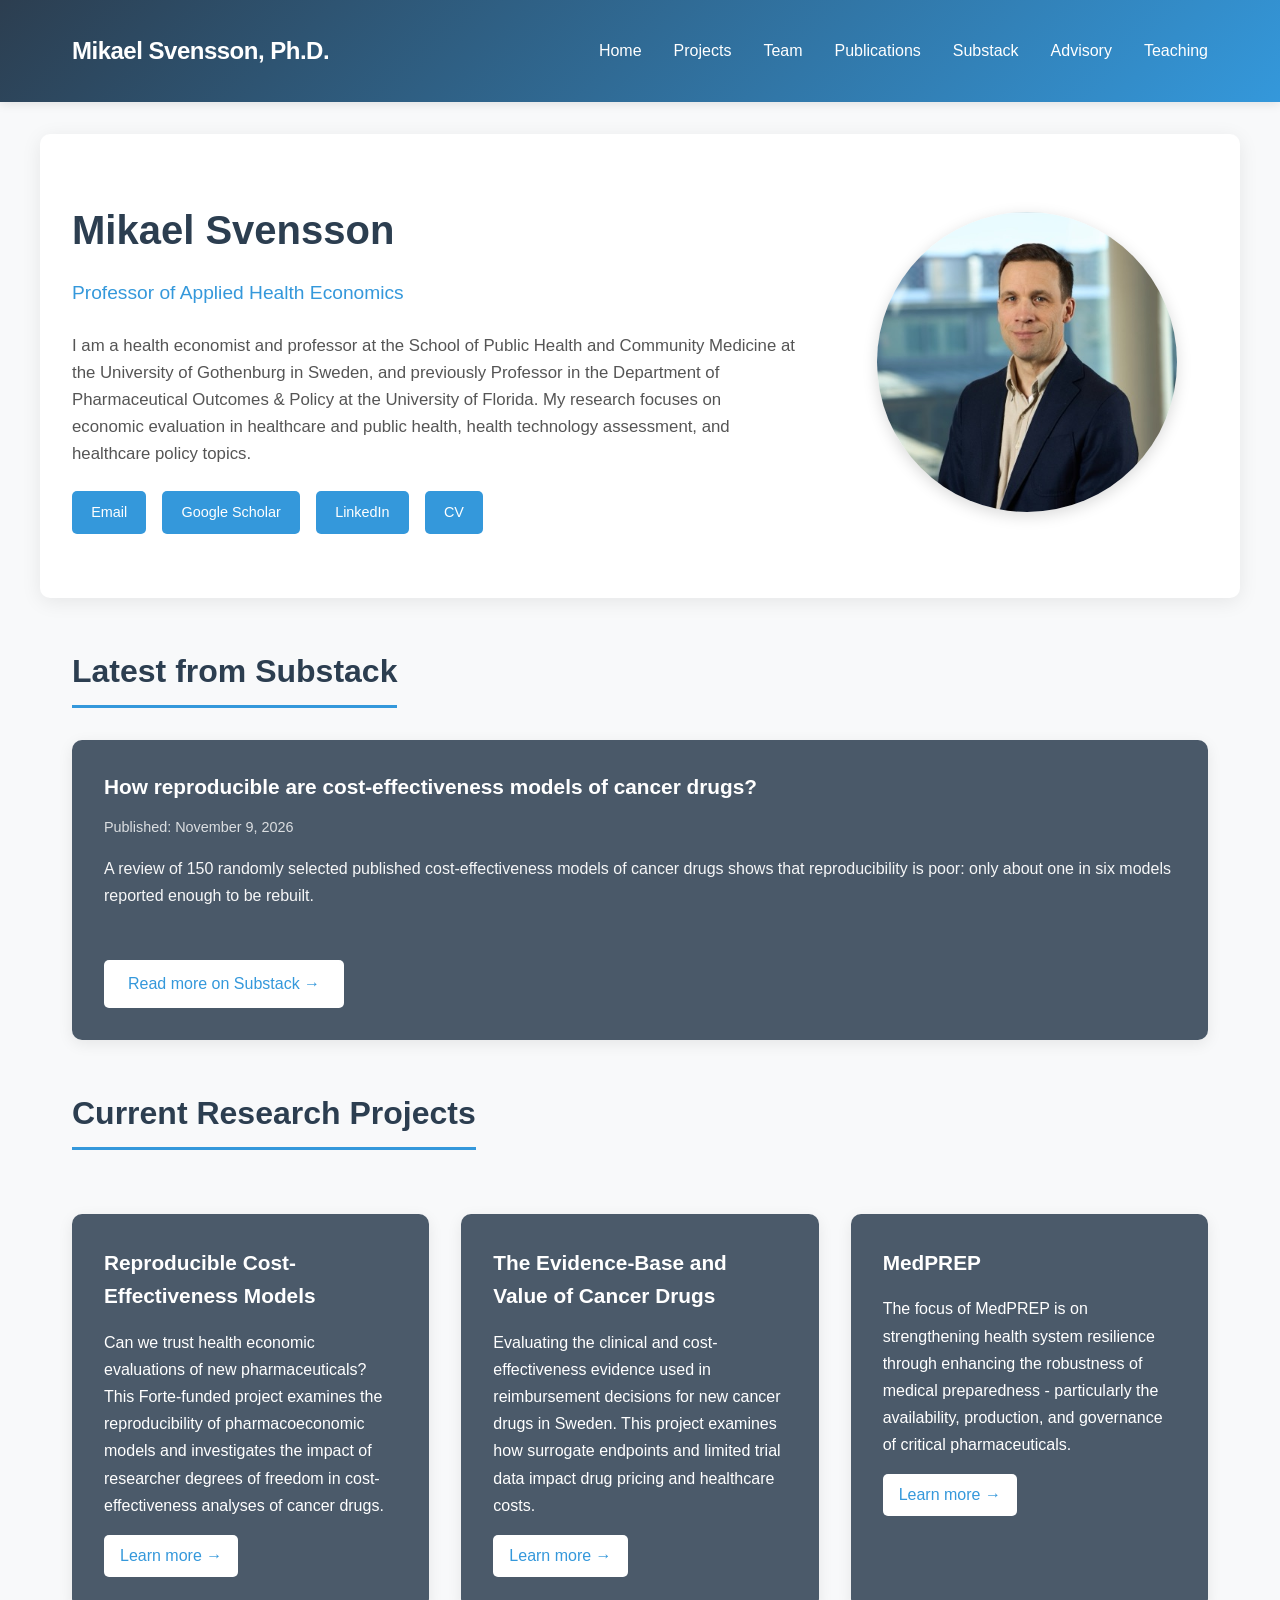
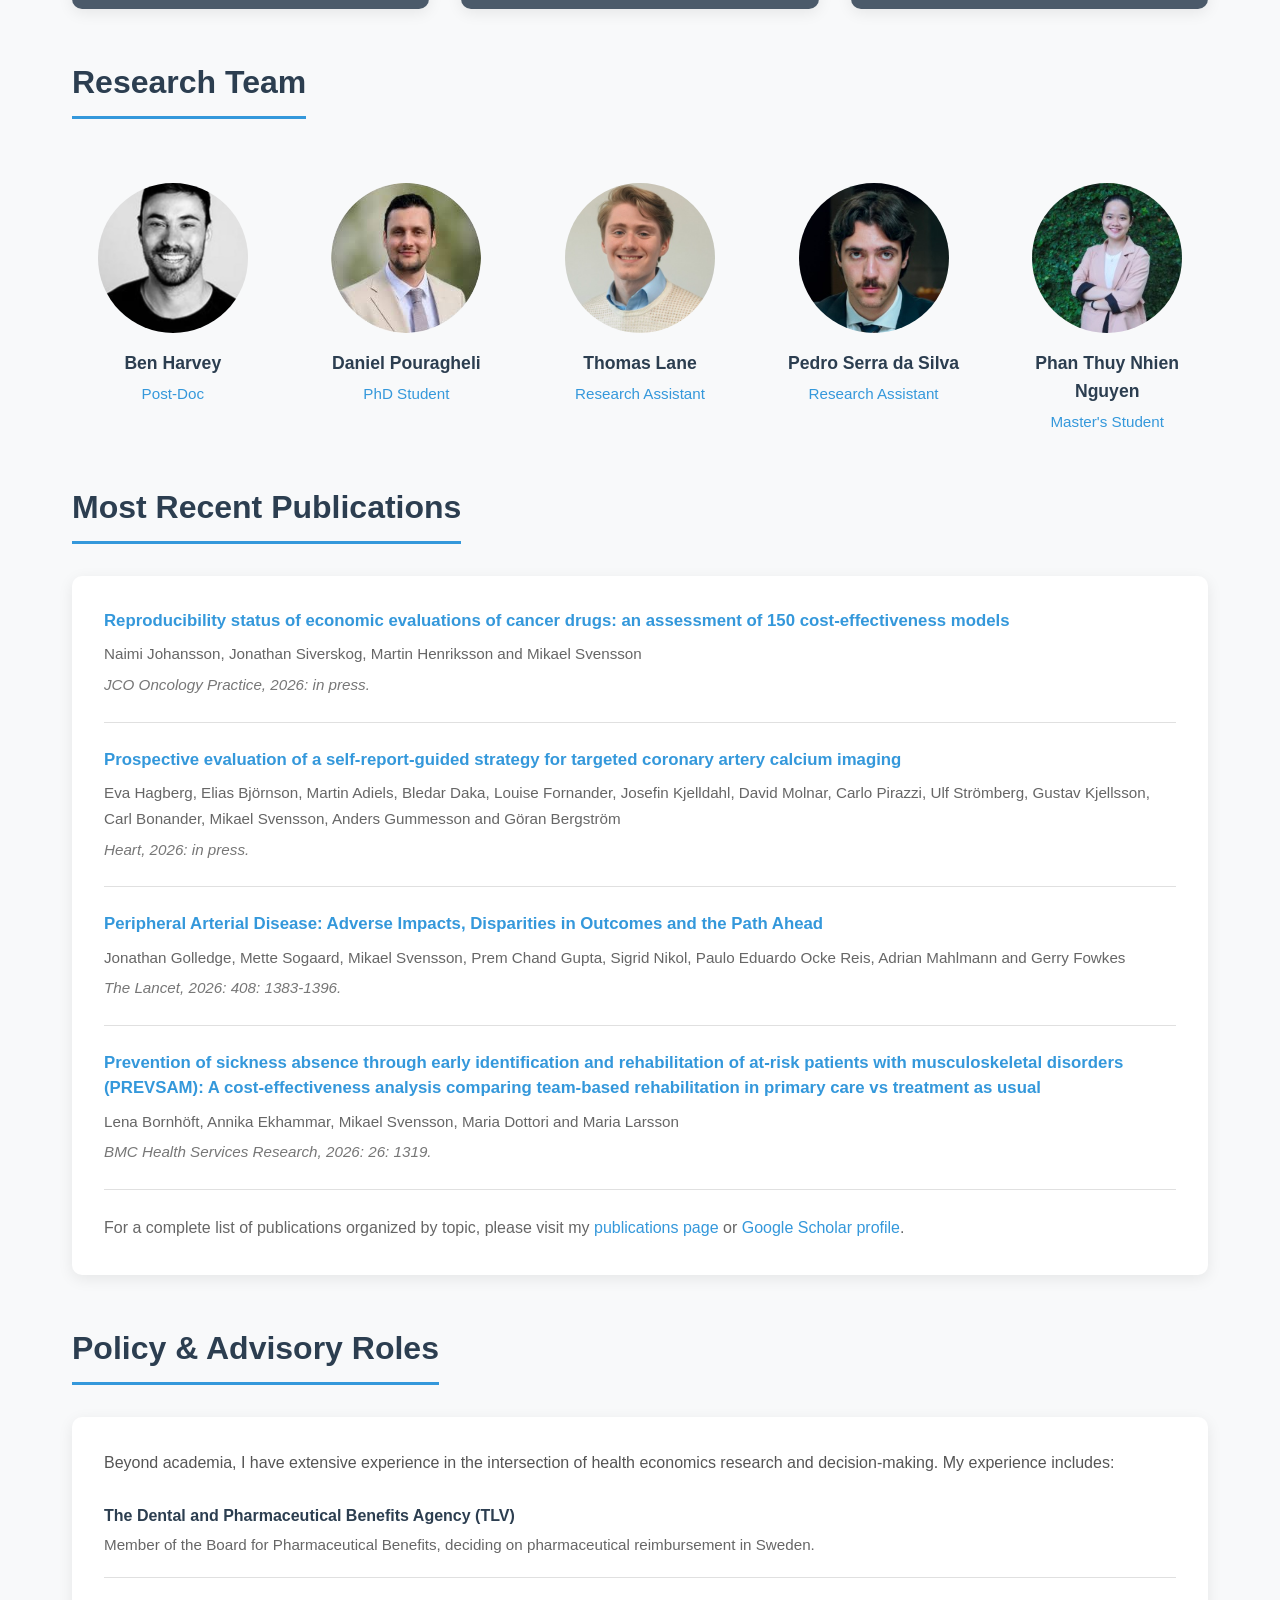
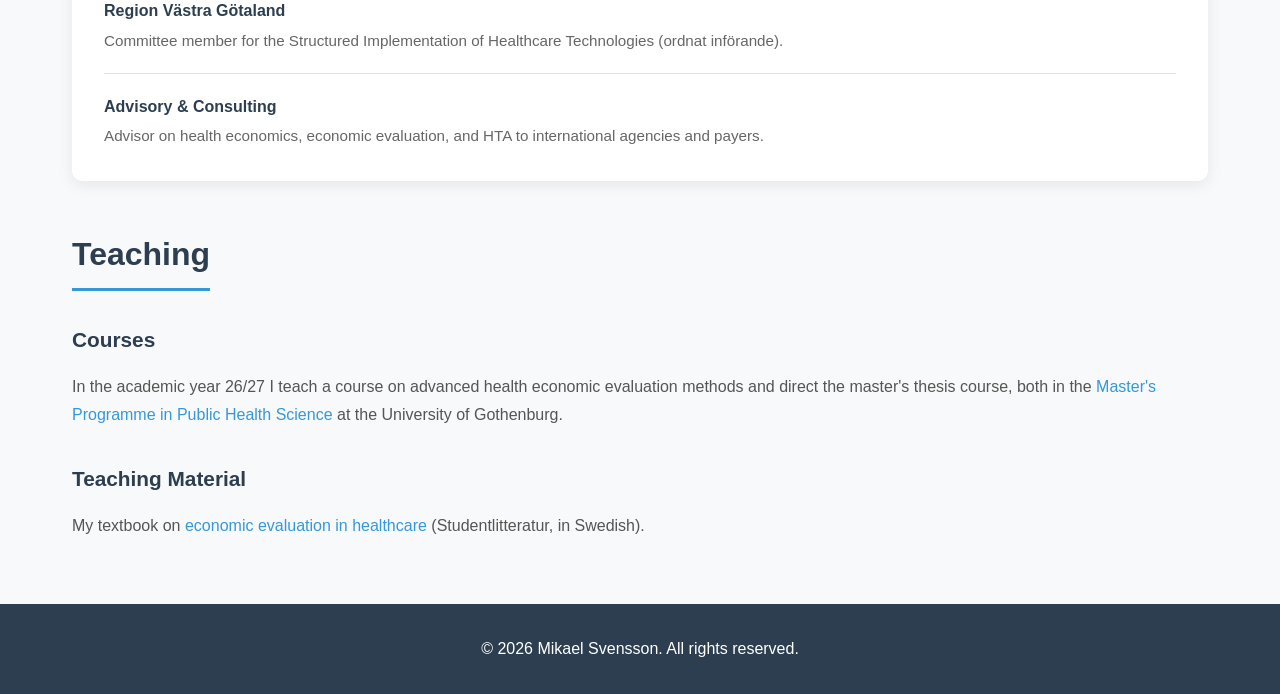
<file: index.html>
<!DOCTYPE html>
<html lang="en">
<head>
    <meta charset="UTF-8">
    <meta name="viewport" content="width=device-width, initial-scale=1.0">
    <title>Mikael Svensson, Ph.D. - Health Economics</title>
    <link rel="icon" type="image/svg+xml" href="favicon.svg">
    <meta name="description" content="Mikael Svensson is Professor of Applied Health Economics at the University of Gothenburg. Research on economic evaluation, health technology assessment, and healthcare policy.">
    <meta name="author" content="Mikael Svensson">
    <link rel="canonical" href="https://www.msvensson.com/">
    <meta property="og:title" content="Mikael Svensson, Ph.D. - Health Economics">
    <meta property="og:description" content="Professor of Applied Health Economics at the University of Gothenburg. Research on economic evaluation, health technology assessment, and healthcare policy.">
    <meta property="og:type" content="profile">
    <meta property="og:url" content="https://www.msvensson.com/">
    <meta property="og:image" content="https://www.msvensson.com/mikael-svensson-2026.jpg">
    <script type="application/ld+json">
    {
      "@context": "https://schema.org",
      "@type": "Person",
      "name": "Mikael Svensson",
      "honorificSuffix": "Ph.D.",
      "url": "https://www.msvensson.com/",
      "image": "https://www.msvensson.com/mikael-svensson-2026.jpg",
      "jobTitle": "Professor of Applied Health Economics",
      "worksFor": {
        "@type": "CollegeOrUniversity",
        "name": "University of Gothenburg"
      },
      "email": "mailto:mikael.svensson.2@gu.se",
      "sameAs": [
        "https://scholar.google.com/citations?user=gB-V5z8AAAAJ",
        "https://www.linkedin.com/in/profsvensson/",
        "https://pharmaekonomi.substack.com/"
      ]
    }
    </script>
    <style>
        * {
            margin: 0;
            padding: 0;
            box-sizing: border-box;
        }

        body {
            font-family: -apple-system, BlinkMacSystemFont, 'Segoe UI', Roboto, Oxygen, Ubuntu, Cantarell, sans-serif;
            line-height: 1.6;
            color: #333;
            background-color: #f8f9fa;
        }

        header {
            background: linear-gradient(135deg, #2c3e50 0%, #3498db 100%);
            color: white;
            padding: 2rem 0;
            box-shadow: 0 2px 10px rgba(0,0,0,0.1);
        }

        nav {
            max-width: 1200px;
            margin: 0 auto;
            padding: 0 2rem;
            display: flex;
            justify-content: space-between;
            align-items: center;
            flex-wrap: wrap;
        }

        .logo {
            font-size: 1.5rem;
            font-weight: 700;
            letter-spacing: -0.5px;
        }

        .nav-links {
            display: flex;
            gap: 2rem;
            list-style: none;
            flex-wrap: wrap;
        }

        .nav-links a {
            color: white;
            text-decoration: none;
            font-weight: 500;
            transition: opacity 0.3s;
            padding: 0.5rem 0;
        }

        .nav-links a:hover {
            opacity: 0.8;
            border-bottom: 2px solid white;
        }

        .hero {
            max-width: 1200px;
            margin: 0 auto;
            padding: 4rem 2rem;
            display: grid;
            grid-template-columns: 2fr 1fr;
            gap: 3rem;
            align-items: center;
            background: white;
            border-radius: 10px;
            margin-top: 2rem;
            box-shadow: 0 4px 20px rgba(0,0,0,0.08);
        }

        .hero-content h1 {
            font-size: 2.5rem;
            color: #2c3e50;
            margin-bottom: 1rem;
        }

        .hero-content .subtitle {
            font-size: 1.2rem;
            color: #3498db;
            margin-bottom: 1.5rem;
            font-weight: 500;
        }

        .hero-content p {
            color: #555;
            margin-bottom: 1.5rem;
            font-size: 1.05rem;
        }

        .social-links {
            display: flex;
            gap: 1rem;
            flex-wrap: wrap;
        }

        .social-links a {
            display: inline-block;
            padding: 0.6rem 1.2rem;
            background: #3498db;
            color: white;
            text-decoration: none;
            border-radius: 5px;
            transition: all 0.3s;
            font-size: 0.9rem;
        }

        .social-links a:hover {
            background: #2980b9;
            transform: translateY(-2px);
        }

        .hero-image {
            text-align: center;
        }

        .hero-image img {
            width: 100%;
            max-width: 300px;
            border-radius: 50%;
            box-shadow: 0 4px 15px rgba(0,0,0,0.15);
            object-fit: cover;
            aspect-ratio: 1/1;
        }

        .section {
            max-width: 1200px;
            margin: 3rem auto;
            padding: 0 2rem;
        }

        .section-title {
            font-size: 2rem;
            color: #2c3e50;
            margin-bottom: 2rem;
            padding-bottom: 0.5rem;
            border-bottom: 3px solid #3498db;
            display: inline-block;
        }

        .card-grid {
            display: grid;
            grid-template-columns: repeat(auto-fit, minmax(300px, 1fr));
            gap: 2rem;
            margin-top: 2rem;
        }

        .card {
            background: white;
            padding: 2rem;
            border-radius: 10px;
            box-shadow: 0 4px 15px rgba(0,0,0,0.08);
            transition: all 0.3s;
            position: relative;
            overflow: hidden;
        }

        .card.featured {
            background-image: url('https://images.unsplash.com/photo-1576091160399-112ba8d25d1d?w=800&q=80');
            background-size: cover;
            background-position: center;
            color: white;
        }

        .card.featured::before {
            content: '';
            position: absolute;
            top: 0;
            left: 0;
            right: 0;
            bottom: 0;
            background: rgba(44, 62, 80, 0.85);
            z-index: 1;
        }

        .card.featured > * {
            position: relative;
            z-index: 2;
        }

        .card.featured h3,
        .card.featured p {
            color: white;
        }

        .card.featured .card-link {
            color: #3498db;
            background: white;
            padding: 0.5rem 1rem;
            border-radius: 5px;
            display: inline-block;
        }

        .card.featured .card-link:hover {
            background: #f0f0f0;
            color: #2980b9;
        }

        .card:hover {
            transform: translateY(-5px);
            box-shadow: 0 6px 25px rgba(0,0,0,0.12);
        }

        .card h3 {
            color: #2c3e50;
            margin-bottom: 1rem;
            font-size: 1.3rem;
        }

        .card p {
            color: #666;
            line-height: 1.7;
        }

        .card .card-link {
            display: inline-block;
            margin-top: 1rem;
            color: #3498db;
            text-decoration: none;
            font-weight: 500;
            transition: color 0.3s;
        }

        .card .card-link:hover {
            color: #2980b9;
        }

        .team-member {
            display: flex;
            align-items: center;
            gap: 1.5rem;
            background: white;
            padding: 1.5rem;
            border-radius: 10px;
            box-shadow: 0 4px 15px rgba(0,0,0,0.08);
            margin-bottom: 1.5rem;
            transition: all 0.3s;
        }

        .team-member:hover {
            transform: translateX(5px);
            box-shadow: 0 6px 20px rgba(0,0,0,0.12);
        }

        .team-member-photo {
            width: 80px;
            height: 80px;
            border-radius: 50%;
            background: #d0d0d0;
            flex-shrink: 0;
            display: flex;
            align-items: center;
            justify-content: center;
        }

        .team-member-photo svg {
            width: 40px;
            height: 40px;
            fill: #999;
        }

        .team-member-info h4 {
            color: #2c3e50;
            margin-bottom: 0.3rem;
        }

        .team-member-info .role {
            color: #3498db;
            font-size: 0.9rem;
            margin-bottom: 0.5rem;
        }

        .team-member-info p {
            color: #666;
            font-size: 0.9rem;
        }

        footer {
            background: #2c3e50;
            color: white;
            text-align: center;
            padding: 2rem;
            margin-top: 4rem;
        }

        .substack-post {
            background-size: cover;
            background-position: center;
            padding: 2rem;
            border-radius: 10px;
            box-shadow: 0 4px 15px rgba(0,0,0,0.08);
            transition: all 0.3s;
            position: relative;
            overflow: hidden;
            min-height: 300px;
            display: flex;
            flex-direction: column;
            justify-content: space-between;
        }

        .substack-post::before {
            content: '';
            position: absolute;
            top: 0;
            left: 0;
            right: 0;
            bottom: 0;
            background: rgba(44, 62, 80, 0.85);
            z-index: 1;
        }

        .substack-post > * {
            position: relative;
            z-index: 2;
        }

        .substack-post:hover {
            transform: translateY(-5px);
            box-shadow: 0 6px 25px rgba(0,0,0,0.12);
        }

        .substack-post h3 {
            margin-bottom: 0.8rem;
        }

        .substack-post h3 a {
            color: white;
            text-decoration: none;
            font-weight: 600;
            font-size: 1.3rem;
            line-height: 1.4;
            transition: color 0.3s;
        }

        .substack-post h3 a:hover {
            color: #3498db;
        }

        .substack-post .post-date {
            color: rgba(255, 255, 255, 0.8);
            font-size: 0.9rem;
            margin-bottom: 1rem;
        }

        .substack-post .post-excerpt {
            color: rgba(255, 255, 255, 0.95);
            line-height: 1.7;
            margin-bottom: 1.5rem;
            flex-grow: 1;
        }

        .substack-post .read-more {
            color: #3498db;
            background: white;
            padding: 0.7rem 1.5rem;
            border-radius: 5px;
            display: inline-block;
            text-decoration: none;
            font-weight: 500;
            transition: all 0.3s;
            align-self: flex-start;
        }

        .substack-post .read-more:hover {
            background: #f0f0f0;
            color: #2980b9;
            transform: translateX(3px);
        }

        .loading {
            color: #999;
            font-style: italic;
            padding: 2rem;
            text-align: center;
        }

        @media (max-width: 768px) {
            .hero {
                grid-template-columns: 1fr;
                padding: 2rem 1.5rem;
            }

            .hero-content h1 {
                font-size: 2rem;
            }

            .nav-links {
                gap: 1rem;
                margin-top: 1rem;
            }

            .card-grid {
                grid-template-columns: 1fr;
            }

            .team-member {
                flex-direction: column;
                text-align: center;
            }

            .substack-post {
                min-height: 250px;
            }
        }
    </style>
</head>
<body>
    <header>
        <nav>
            <div class="logo">Mikael Svensson, Ph.D.</div>
            <ul class="nav-links">
                <li><a href="#home">Home</a></li>
                <li><a href="#projects">Projects</a></li>
                <li><a href="#team">Team</a></li>
                <li><a href="publications.html">Publications</a></li>
                <li><a href="https://pharmaekonomi.substack.com/" target="_blank">Substack</a></li>
                <li><a href="#advisory">Advisory</a></li>
                <li><a href="#teaching">Teaching</a></li>
            </ul>
        </nav>
    </header>

    <main>
        <div class="hero" id="home">
            <div class="hero-content">
                <h1>Mikael Svensson</h1>
                <div class="subtitle">Professor of Applied Health Economics</div>
                <p>I am a health economist and professor at the School of Public Health and Community Medicine at the University of Gothenburg in Sweden, and previously Professor in the Department of Pharmaceutical Outcomes &amp; Policy at the University of Florida. My research focuses on economic evaluation in healthcare and public health, health technology assessment, and healthcare policy topics.</p>
                <div class="social-links">
                    <a href="mailto:mikael.svensson.2@gu.se">Email</a>
                    <a href="https://scholar.google.com/citations?user=gB-V5z8AAAAJ" target="_blank">Google Scholar</a>
                    <a href="https://www.linkedin.com/in/profsvensson/" target="_blank">LinkedIn</a>
                    <a href="https://www.dropbox.com/s/1unoaucng852wjd/CV%20-%20Mikael%20Svensson.pdf?dl=0" target="_blank">CV</a>
                </div>
            </div>
            <div class="hero-image">
                <img src="mikael-svensson-2026.jpg" alt="Mikael Svensson">
            </div>
        </div>

        <div class="section">
            <h2 class="section-title">Latest from Substack</h2>
            <div id="substack-posts">
                <div class="loading">Loading latest posts...</div>
            </div>
        </div>

        <div class="section" id="projects">
            <h2 class="section-title">Current Research Projects</h2>
            <div class="card-grid">
                <div class="card featured">
                    <h3>Reproducible Cost-Effectiveness Models</h3>
                    <p>Can we trust health economic evaluations of new pharmaceuticals? This Forte-funded project examines the reproducibility of pharmacoeconomic models and investigates the impact of researcher degrees of freedom in cost-effectiveness analyses of cancer drugs.</p>
                    <a href="reproduce-project.html" class="card-link">Learn more →</a>
                </div>
                <div class="card featured" style="background-image: url('https://images.unsplash.com/photo-1579154204601-01588f351e67?w=800&q=80');">
                    <h3>The Evidence-Base and Value of Cancer Drugs</h3>
                    <p>Evaluating the clinical and cost-effectiveness evidence used in reimbursement decisions for new cancer drugs in Sweden. This project examines how surrogate endpoints and limited trial data impact drug pricing and healthcare costs.</p>
                    <a href="cancer-evidence.html" class="card-link">Learn more →</a>
                </div>
                <div class="card featured" style="background-image: url('https://images.unsplash.com/photo-1587854692152-cbe660dbde88?w=800&q=80');">
                    <h3>MedPREP</h3>
                    <p>The focus of MedPREP is on strengthening health system resilience through enhancing the robustness of medical preparedness - particularly the availability, production, and governance of critical pharmaceuticals.</p>
                    <a href="https://www.nordforsk.org/projects/prioritizing-medical-preparedness-health-system-readiness-medprep" target="_blank" class="card-link">Learn more →</a>
                </div>
            </div>
        </div>

        <div class="section" id="team">
            <h2 class="section-title">Research Team</h2>
            <div style="display: grid; grid-template-columns: repeat(auto-fit, minmax(180px, 1fr)); gap: 2rem; margin-top: 2rem;">

                <div style="text-align: center;">
                    <div style="width: 150px; height: 150px; border-radius: 50%; background: #d0d0d0; margin: 0 auto 1rem; display: flex; align-items: center; justify-content: center; overflow: hidden;">
                        <img src="ben.jpg" alt="Ben Harvey" style="width: 100%; height: 100%; object-fit: cover;">
                    </div>
                    <h4 style="color: #2c3e50; margin-bottom: 0.3rem; font-size: 1.1rem;">Ben Harvey</h4>
                    <p style="color: #3498db; font-size: 0.95rem;">Post-Doc</p>
                </div>

                <div style="text-align: center;">
                    <div style="width: 150px; height: 150px; border-radius: 50%; background: #d0d0d0; margin: 0 auto 1rem; display: flex; align-items: center; justify-content: center; overflow: hidden;">
                        <img src="daniel.jpg" alt="Daniel Pouragheli" style="width: 100%; height: 100%; object-fit: cover;">
                    </div>
                    <h4 style="color: #2c3e50; margin-bottom: 0.3rem; font-size: 1.1rem;">Daniel Pouragheli</h4>
                    <p style="color: #3498db; font-size: 0.95rem;">PhD Student</p>
                </div>

                <div style="text-align: center;">
                    <div style="width: 150px; height: 150px; border-radius: 50%; background: #d0d0d0; margin: 0 auto 1rem; display: flex; align-items: center; justify-content: center; overflow: hidden;">
                        <img src="thomas.jpg" alt="Thomas Lane" style="width: 100%; height: 100%; object-fit: cover;">
                    </div>
                    <h4 style="color: #2c3e50; margin-bottom: 0.3rem; font-size: 1.1rem;">Thomas Lane</h4>
                    <p style="color: #3498db; font-size: 0.95rem;">Research Assistant</p>
                </div>

                <div style="text-align: center;">
                    <div style="width: 150px; height: 150px; border-radius: 50%; background: #d0d0d0; margin: 0 auto 1rem; display: flex; align-items: center; justify-content: center; overflow: hidden;">
                        <img src="pedro.jpg" alt="Pedro Serra da Silva" style="width: 100%; height: 100%; object-fit: cover;">
                    </div>
                    <h4 style="color: #2c3e50; margin-bottom: 0.3rem; font-size: 1.1rem;">Pedro Serra da Silva</h4>
                    <p style="color: #3498db; font-size: 0.95rem;">Research Assistant</p>
                </div>

                <div style="text-align: center;">
                    <div style="width: 150px; height: 150px; border-radius: 50%; background: #d0d0d0; margin: 0 auto 1rem; display: flex; align-items: center; justify-content: center; overflow: hidden;">
                        <img src="nhien.jpg" alt="Phan Thuy Nhien Nguyen" style="width: 100%; height: 100%; object-fit: cover;">
                    </div>
                    <h4 style="color: #2c3e50; margin-bottom: 0.3rem; font-size: 1.1rem;">Phan Thuy Nhien Nguyen</h4>
                    <p style="color: #3498db; font-size: 0.95rem;">Master's Student</p>
                </div>

            </div>
        </div>

        <div class="section" id="publications">
            <h2 class="section-title">Most Recent Publications</h2>
            <div class="card">

                <div class="publication" style="margin-bottom: 1.5rem; padding-bottom: 1.5rem; border-bottom: 1px solid #e0e0e0;">
                    <a href="https://doi.org/10.1200/OP-26-00690" target="_blank" style="color: #3498db; text-decoration: none; font-weight: 600; font-size: 1.05rem; line-height: 1.5; display: inline-block; margin-bottom: 0.5rem;">Reproducibility status of economic evaluations of cancer drugs: an assessment of 150 cost-effectiveness models</a>
                    <p style="color: #666; font-size: 0.95rem; margin-bottom: 0.3rem;">Naimi Johansson, Jonathan Siverskog, Martin Henriksson and Mikael Svensson</p>
                    <p style="color: #777; font-style: italic; font-size: 0.95rem;">JCO Oncology Practice, 2026: in press.</p>
                </div>

                <div class="publication" style="margin-bottom: 1.5rem; padding-bottom: 1.5rem; border-bottom: 1px solid #e0e0e0;">
                    <a href="https://doi.org/10.1136/heartjnl-2026-328767" target="_blank" style="color: #3498db; text-decoration: none; font-weight: 600; font-size: 1.05rem; line-height: 1.5; display: inline-block; margin-bottom: 0.5rem;">Prospective evaluation of a self-report-guided strategy for targeted coronary artery calcium imaging</a>
                    <p style="color: #666; font-size: 0.95rem; margin-bottom: 0.3rem;">Eva Hagberg, Elias Björnson, Martin Adiels, Bledar Daka, Louise Fornander, Josefin Kjelldahl, David Molnar, Carlo Pirazzi, Ulf Strömberg, Gustav Kjellsson, Carl Bonander, Mikael Svensson, Anders Gummesson and Göran Bergström</p>
                    <p style="color: #777; font-style: italic; font-size: 0.95rem;">Heart, 2026: in press.</p>
                </div>

                <div class="publication" style="margin-bottom: 1.5rem; padding-bottom: 1.5rem; border-bottom: 1px solid #e0e0e0;">
                    <a href="https://doi.org/10.1016/S0140-6736(26)00847-0" target="_blank" style="color: #3498db; text-decoration: none; font-weight: 600; font-size: 1.05rem; line-height: 1.5; display: inline-block; margin-bottom: 0.5rem;">Peripheral Arterial Disease: Adverse Impacts, Disparities in Outcomes and the Path Ahead</a>
                    <p style="color: #666; font-size: 0.95rem; margin-bottom: 0.3rem;">Jonathan Golledge, Mette Sogaard, Mikael Svensson, Prem Chand Gupta, Sigrid Nikol, Paulo Eduardo Ocke Reis, Adrian Mahlmann and Gerry Fowkes</p>
                    <p style="color: #777; font-style: italic; font-size: 0.95rem;">The Lancet, 2026: 408: 1383-1396.</p>
                </div>

                <div class="publication" style="margin-bottom: 1.5rem; padding-bottom: 1.5rem; border-bottom: 1px solid #e0e0e0;">
                    <a href="https://doi.org/10.1186/s12913-026-15652-2" target="_blank" style="color: #3498db; text-decoration: none; font-weight: 600; font-size: 1.05rem; line-height: 1.5; display: inline-block; margin-bottom: 0.5rem;">Prevention of sickness absence through early identification and rehabilitation of at-risk patients with musculoskeletal disorders (PREVSAM): A cost-effectiveness analysis comparing team-based rehabilitation in primary care vs treatment as usual</a>
                    <p style="color: #666; font-size: 0.95rem; margin-bottom: 0.3rem;">Lena Bornhöft, Annika Ekhammar, Mikael Svensson, Maria Dottori and Maria Larsson</p>
                    <p style="color: #777; font-style: italic; font-size: 0.95rem;">BMC Health Services Research, 2026: 26: 1319.</p>
                </div>

                <p style="color: #666; line-height: 1.8; margin-top: 1.5rem;">
                    For a complete list of publications organized by topic, please visit my <a href="publications.html" style="color: #3498db; text-decoration: none;">publications page</a> or <a href="https://scholar.google.com/citations?user=gB-V5z8AAAAJ" style="color: #3498db; text-decoration: none;">Google Scholar profile</a>.
                </p>
            </div>
        </div>

        <div class="section" id="advisory">
            <h2 class="section-title">Policy &amp; Advisory Roles</h2>
            <div class="card">
                <p style="color: #555; line-height: 1.8; margin-bottom: 1.5rem;">
                    Beyond academia, I have extensive experience in the intersection of health economics research and decision-making. My experience includes:
                </p>
                <div style="margin-bottom: 1.2rem; padding-bottom: 1.2rem; border-bottom: 1px solid #e0e0e0;">
                    <p style="color: #2c3e50; font-weight: 600; margin-bottom: 0.2rem;">The Dental and Pharmaceutical Benefits Agency (TLV)</p>
                    <p style="color: #666; font-size: 0.95rem;">Member of the Board for Pharmaceutical Benefits, deciding on pharmaceutical reimbursement in Sweden.</p>
                </div>
                <div style="margin-bottom: 1.2rem; padding-bottom: 1.2rem; border-bottom: 1px solid #e0e0e0;">
                    <p style="color: #2c3e50; font-weight: 600; margin-bottom: 0.2rem;">Region V&auml;stra G&ouml;taland</p>
                    <p style="color: #666; font-size: 0.95rem;">Committee member for the Structured Implementation of Healthcare Technologies (ordnat inf&ouml;rande).</p>
                </div>
                <div>
                    <p style="color: #2c3e50; font-weight: 600; margin-bottom: 0.2rem;">Advisory &amp; Consulting</p>
                    <p style="color: #666; font-size: 0.95rem;">Advisor on health economics, economic evaluation, and HTA to international agencies and payers.</p>
                </div>
            </div>
        </div>

        <div class="section" id="teaching">
            <h2 class="section-title">Teaching</h2>

            <div style="margin-bottom: 2rem;">
                <h3 style="color: #2c3e50; font-size: 1.3rem; margin-bottom: 1rem;">Courses</h3>
                <p style="color: #555; line-height: 1.8; margin-bottom: 0.8rem;">
                    In the academic year 26/27 I teach a course on advanced health economic evaluation methods and direct the master's thesis course, both in the <a href="https://www.gu.se/en/study-gothenburg/masters-programme-in-public-health-science-m2php" target="_blank" style="color: #3498db; text-decoration: none;">Master's Programme in Public Health Science</a> at the University of Gothenburg.
                </p>
            </div>

            <div>
                <h3 style="color: #2c3e50; font-size: 1.3rem; margin-bottom: 1rem;">Teaching Material</h3>
                <p style="color: #555; line-height: 1.8;">
                    My textbook on <a href="https://www.studentlitteratur.se/kurslitteratur/nationalekonomi/nationalekonomi---allmant/halsoekonomisk-utvardering/" target="_blank" style="color: #3498db; text-decoration: none;">economic evaluation in healthcare</a> (Studentlitteratur, in Swedish).
                </p>
            </div>
        </div>
    </main>

    <footer>
        <p>&copy; 2026 Mikael Svensson. All rights reserved.</p>
    </footer>

    <script>
        // ============================================
        // UPDATE YOUR POSTS HERE - Just edit this array when you publish a new post
        // Only the FIRST/NEWEST post in the list will be displayed on the website
        // ============================================
    const substackPosts = [
    {
        title: "How reproducible are cost-effectiveness models of cancer drugs?",
        url: "https://pharmaekonomi.substack.com/p/how-reproducible-are-cost-effectiveness",
        date: "2026-11-09",
        excerpt: "A review of 150 randomly selected published cost-effectiveness models of cancer drugs shows that reproducibility is poor: only about one in six models reported enough to be rebuilt.",
        image: "https://substackcdn.com/image/fetch/$s_!ilSm!,f_auto,q_auto:good,fl_progressive:steep/https%3A%2F%2Fsubstack-post-media.s3.amazonaws.com%2Fpublic%2Fimages%2Fc2b9fc44-8f29-4daa-8241-800832eb36b1_2100x1080.png"
    },
    {
        title: "The arithmetic of SMA treatments",
        url: "https://pharmaekonomi.substack.com/p/the-arithmetic-of-sma-treatments",
        date: "2026-06-11",
        excerpt: "A new budget impact analysis of three disease-modifying therapies for infantile-onset spinal muscular atrophy shows that the answer to “which is cheapest?” depends entirely on how long you look.",
        image: "https://substackcdn.com/image/fetch/$s_!gyu1!,w_1456,c_limit,f_webp,q_auto:good,fl_progressive:steep/https%3A%2F%2Fsubstack-post-media.s3.amazonaws.com%2Fpublic%2Fimages%2Fe93abbe2-978a-4d70-9cc9-b611a114de79_1472x812.png"
    }
];
        // ============================================

        // Function to display Substack posts
        function loadSubstackPosts() {
            const container = document.getElementById('substack-posts');
            let html = '';

            // Display only the latest post
            substackPosts.slice(0, 1).forEach(post => {
                const pubDate = new Date(post.date);
                const formattedDate = pubDate.toLocaleDateString('en-US', {
                    year: 'numeric',
                    month: 'long',
                    day: 'numeric'
                });

                // Add inline style for background image
                const backgroundStyle = post.image ? `style="background-image: url('${post.image}');"` : '';

                html += `
                    <div class="substack-post" ${backgroundStyle}>
                        <h3><a href="${post.url}" target="_blank">${post.title}</a></h3>
                        <p class="post-date">Published: ${formattedDate}</p>
                        <p class="post-excerpt">${post.excerpt}</p>
                        <a href="${post.url}" target="_blank" class="read-more">Read more on Substack →</a>
                    </div>
                `;
            });

            container.innerHTML = html;
        }

        // Load posts when page loads
        document.addEventListener('DOMContentLoaded', loadSubstackPosts);
    </script>
</body>
</html>
</file>
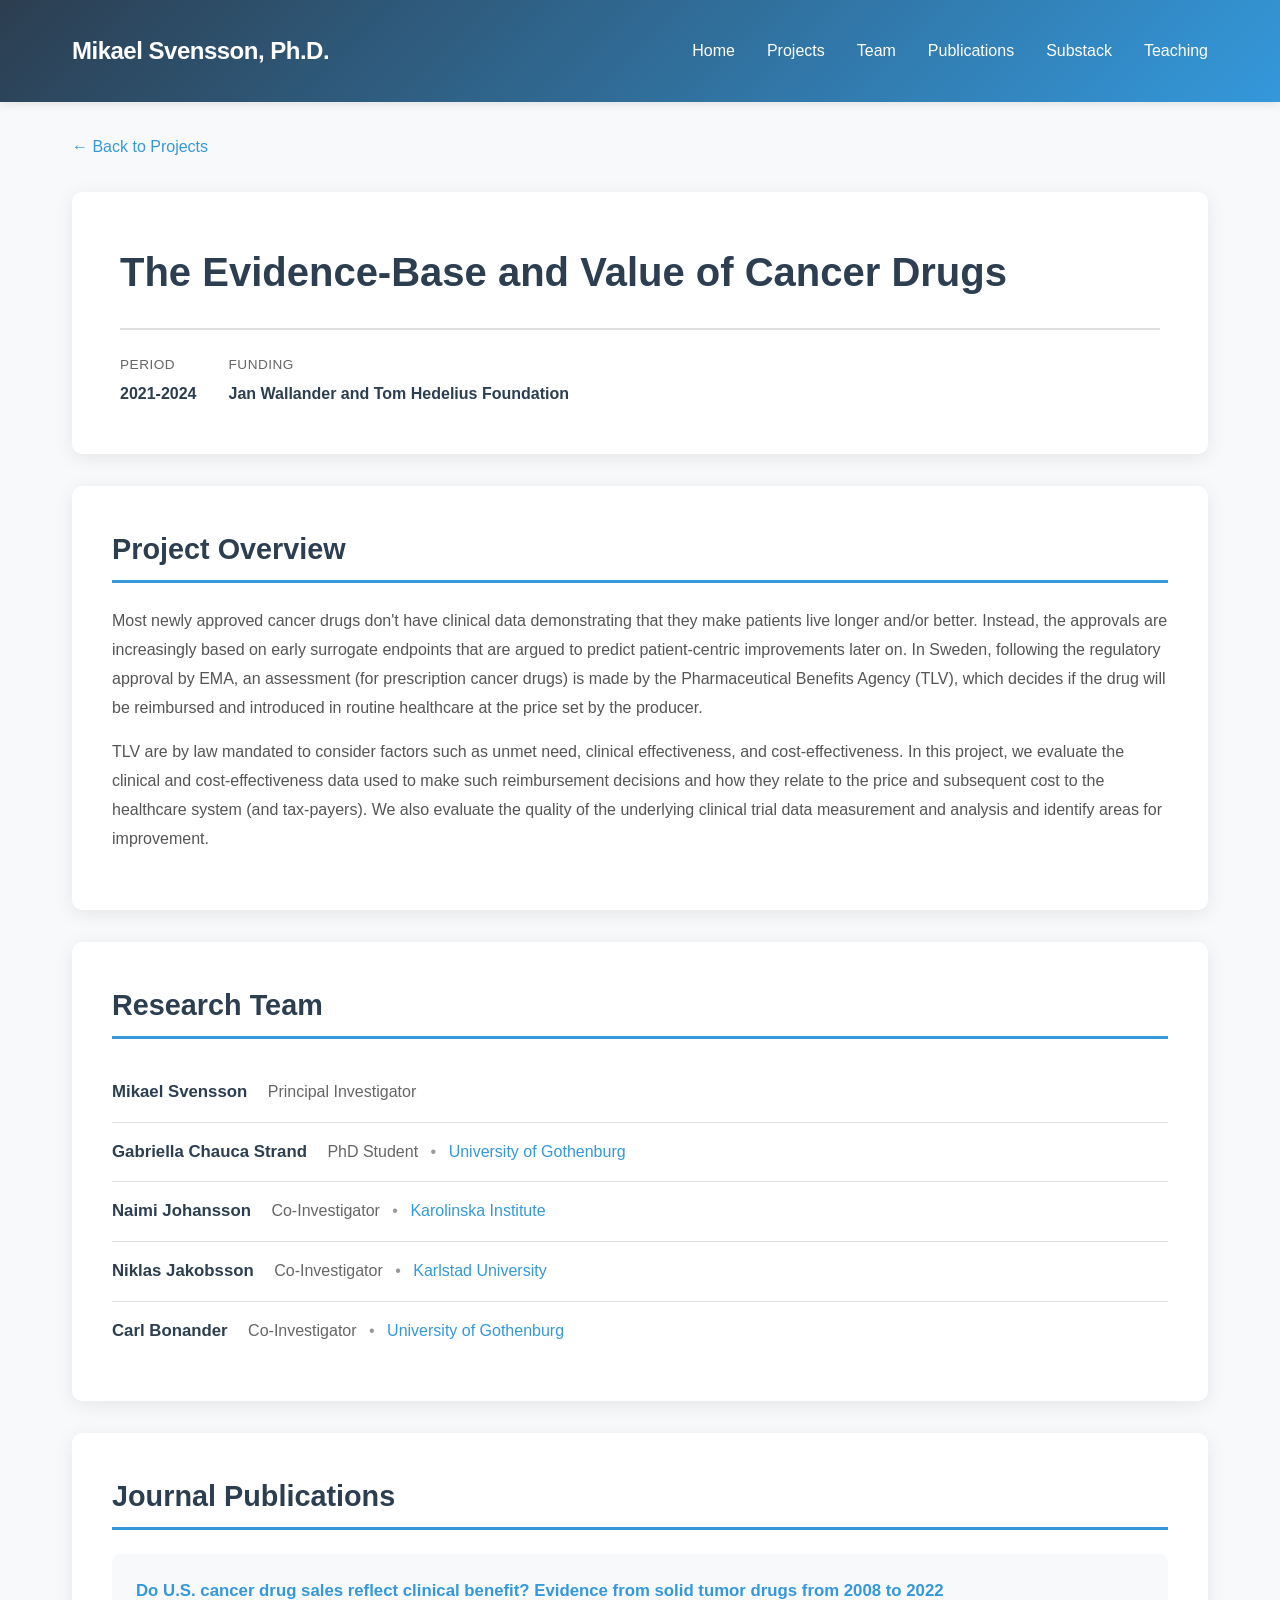
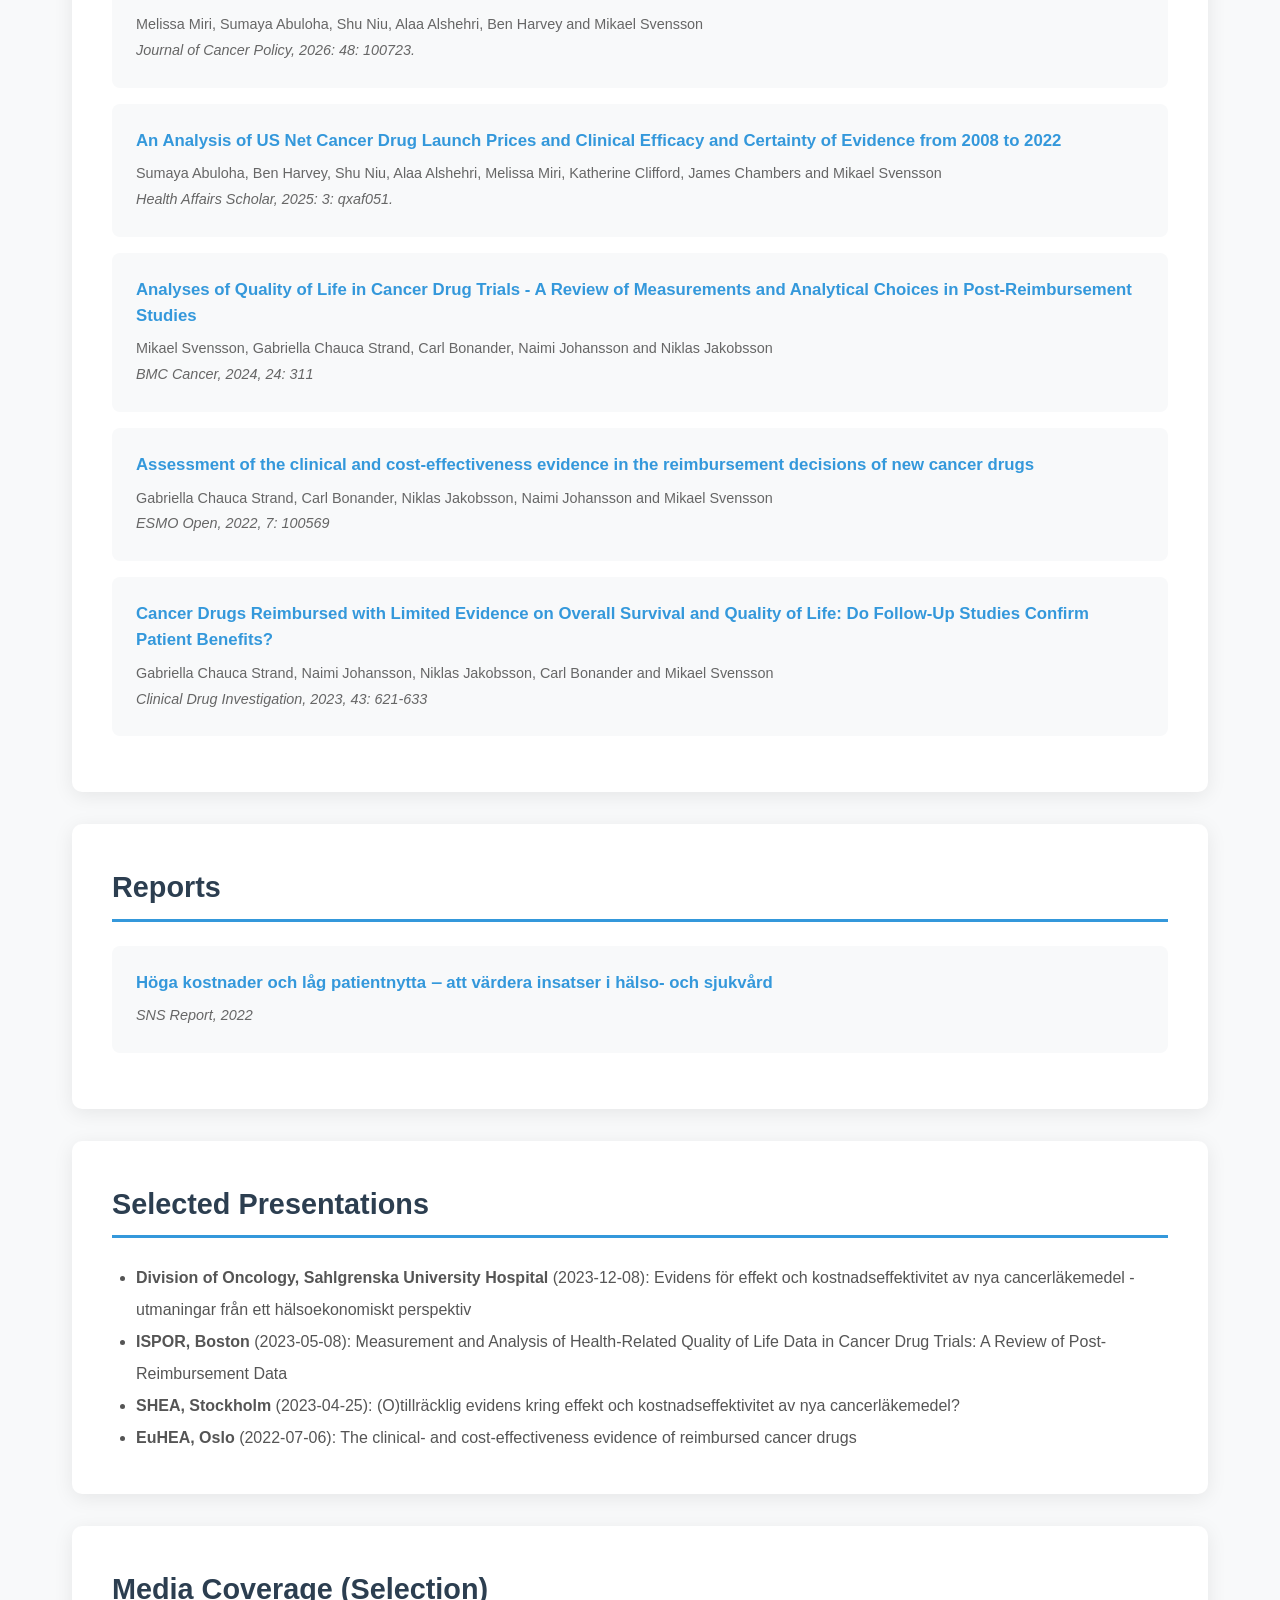
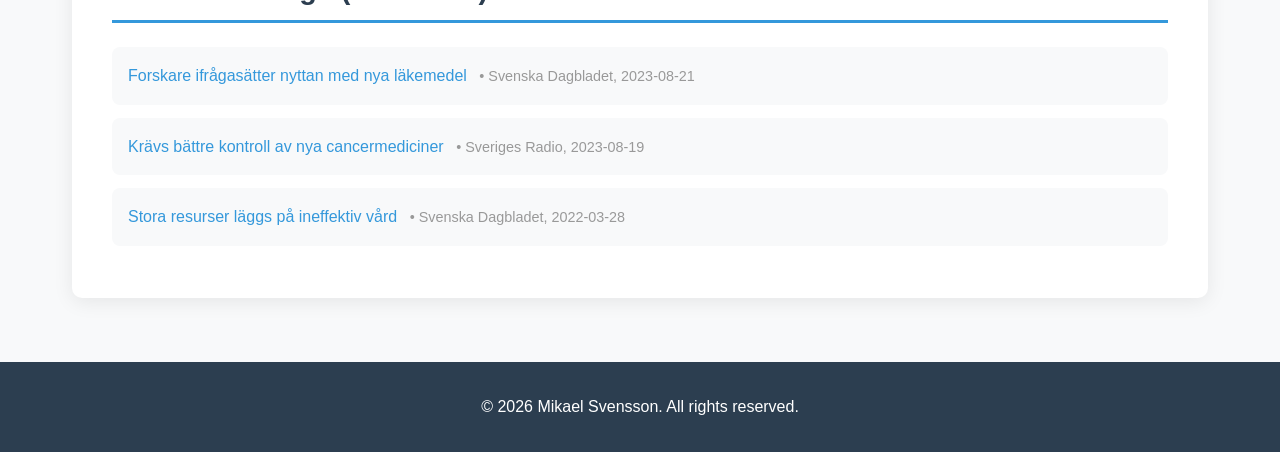
<file: cancer-evidence.html>
<!DOCTYPE html>
<html lang="en">
<head>
    <meta charset="UTF-8">
    <meta name="viewport" content="width=device-width, initial-scale=1.0">
    <title>Evidence Project - Mikael Svensson</title>
    <style>
        * {
            margin: 0;
            padding: 0;
            box-sizing: border-box;
        }

        body {
            font-family: -apple-system, BlinkMacSystemFont, 'Segoe UI', Roboto, Oxygen, Ubuntu, Cantarell, sans-serif;
            line-height: 1.6;
            color: #333;
            background-color: #f8f9fa;
        }

        header {
            background: linear-gradient(135deg, #2c3e50 0%, #3498db 100%);
            color: white;
            padding: 2rem 0;
            box-shadow: 0 2px 10px rgba(0,0,0,0.1);
        }

        nav {
            max-width: 1200px;
            margin: 0 auto;
            padding: 0 2rem;
            display: flex;
            justify-content: space-between;
            align-items: center;
            flex-wrap: wrap;
        }

        .logo {
            font-size: 1.5rem;
            font-weight: 700;
            letter-spacing: -0.5px;
        }

        .logo a {
            color: white;
            text-decoration: none;
        }

        .nav-links {
            display: flex;
            gap: 2rem;
            list-style: none;
            flex-wrap: wrap;
        }

        .nav-links a {
            color: white;
            text-decoration: none;
            font-weight: 500;
            transition: opacity 0.3s;
            padding: 0.5rem 0;
        }

        .nav-links a:hover {
            opacity: 0.8;
            border-bottom: 2px solid white;
        }

        .container {
            max-width: 1200px;
            margin: 2rem auto;
            padding: 0 2rem;
        }

        .back-link {
            display: inline-block;
            color: #3498db;
            text-decoration: none;
            margin-bottom: 2rem;
            font-weight: 500;
        }

        .back-link:hover {
            text-decoration: underline;
        }

        .project-header {
            background: white;
            padding: 3rem;
            border-radius: 10px;
            box-shadow: 0 4px 20px rgba(0,0,0,0.08);
            margin-bottom: 2rem;
        }

        .project-header h1 {
            font-size: 2.5rem;
            color: #2c3e50;
            margin-bottom: 1rem;
        }

        .project-meta {
            display: flex;
            gap: 2rem;
            flex-wrap: wrap;
            margin-top: 1.5rem;
            padding-top: 1.5rem;
            border-top: 2px solid #e0e0e0;
        }

        .meta-item {
            display: flex;
            flex-direction: column;
        }

        .meta-label {
            font-size: 0.85rem;
            color: #666;
            text-transform: uppercase;
            letter-spacing: 0.5px;
            margin-bottom: 0.3rem;
        }

        .meta-value {
            font-weight: 600;
            color: #2c3e50;
        }

        .section {
            background: white;
            padding: 2.5rem;
            border-radius: 10px;
            box-shadow: 0 4px 20px rgba(0,0,0,0.08);
            margin-bottom: 2rem;
        }

        .section h2 {
            font-size: 1.8rem;
            color: #2c3e50;
            margin-bottom: 1.5rem;
            padding-bottom: 0.5rem;
            border-bottom: 3px solid #3498db;
        }

        .section p {
            color: #555;
            line-height: 1.8;
            margin-bottom: 1rem;
        }

        .publications {
            list-style: none;
        }

        .publications li {
            padding: 1.5rem;
            background: #f8f9fa;
            border-radius: 8px;
            margin-bottom: 1rem;
            transition: all 0.3s;
        }

        .publications li:hover {
            background: #e8f4f8;
            transform: translateX(5px);
        }

        .publications a {
            color: #3498db;
            text-decoration: none;
            font-weight: 600;
            font-size: 1.05rem;
            line-height: 1.5;
        }

        .publications a:hover {
            text-decoration: underline;
        }

        .media-list {
            list-style: none;
        }

        .media-list li {
            padding: 1rem;
            background: #f8f9fa;
            border-radius: 8px;
            margin-bottom: 0.8rem;
            transition: all 0.3s;
        }

        .media-list li:hover {
            background: #e8f4f8;
        }

        .media-list a {
            color: #3498db;
            text-decoration: none;
            font-weight: 500;
        }

        .media-list a:hover {
            text-decoration: underline;
        }

        .media-list .source {
            color: #999;
            font-size: 0.9rem;
            margin-left: 0.5rem;
        }

        footer {
            background: #2c3e50;
            color: white;
            text-align: center;
            padding: 2rem;
            margin-top: 4rem;
        }

        @media (max-width: 768px) {
            .project-header h1 {
                font-size: 2rem;
            }

            .project-header {
                padding: 2rem;
            }

            .section {
                padding: 1.5rem;
            }

            .nav-links {
                gap: 1rem;
                margin-top: 1rem;
            }
        }
    </style>
</head>
<body>
    <header>
        <nav>
            <div class="logo"><a href="index.html">Mikael Svensson, Ph.D.</a></div>
            <ul class="nav-links">
                <li><a href="index.html#home">Home</a></li>
                <li><a href="index.html#projects">Projects</a></li>
                <li><a href="index.html#team">Team</a></li>
                <li><a href="publications.html">Publications</a></li>
                <li><a href="https://pharmaekonomi.substack.com/" target="_blank">Substack</a></li>
                <li><a href="index.html#teaching">Teaching</a></li>
            </ul>
        </nav>
    </header>

    <main class="container">
        <a href="index.html#projects" class="back-link">← Back to Projects</a>

        <div class="project-header">
            <h1>The Evidence-Base and Value of Cancer Drugs</h1>
            
            <div class="project-meta">
                <div class="meta-item">
                    <span class="meta-label">Period</span>
                    <span class="meta-value">2021-2024</span>
                </div>
                <div class="meta-item">
                    <span class="meta-label">Funding</span>
                    <span class="meta-value">Jan Wallander and Tom Hedelius Foundation</span>
                </div>
            </div>
        </div>

        <div class="section">
            <h2>Project Overview</h2>
            <p>
                Most newly approved cancer drugs don't have clinical data demonstrating that they make patients live longer and/or better. Instead, the approvals are increasingly based on early surrogate endpoints that are argued to predict patient-centric improvements later on. In Sweden, following the regulatory approval by EMA, an assessment (for prescription cancer drugs) is made by the Pharmaceutical Benefits Agency (TLV), which decides if the drug will be reimbursed and introduced in routine healthcare at the price set by the producer.
            </p>
            <p>
                TLV are by law mandated to consider factors such as unmet need, clinical effectiveness, and cost-effectiveness. In this project, we evaluate the clinical and cost-effectiveness data used to make such reimbursement decisions and how they relate to the price and subsequent cost to the healthcare system (and tax-payers). We also evaluate the quality of the underlying clinical trial data measurement and analysis and identify areas for improvement.
            </p>
        </div>

        <div class="section">
            <h2>Research Team</h2>
            <ul style="list-style: none; padding: 0;">
                <li style="padding: 1rem 0; border-bottom: 1px solid #e0e0e0;">
                    <strong style="color: #2c3e50; font-size: 1.05rem;">Mikael Svensson</strong>
                    <span style="color: #666; margin-left: 1rem;">Principal Investigator</span>
                </li>
                <li style="padding: 1rem 0; border-bottom: 1px solid #e0e0e0;">
                    <strong style="color: #2c3e50; font-size: 1.05rem;">Gabriella Chauca Strand</strong>
                    <span style="color: #666; margin-left: 1rem;">PhD Student</span>
                    <span style="color: #999; margin-left: 0.5rem;">•</span>
                    <a href="https://www.gu.se/en/about/find-staff/gabriellachaucastrand" target="_blank" style="color: #3498db; text-decoration: none; margin-left: 0.5rem;">University of Gothenburg</a>
                </li>
                <li style="padding: 1rem 0; border-bottom: 1px solid #e0e0e0;">
                    <strong style="color: #2c3e50; font-size: 1.05rem;">Naimi Johansson</strong>
                    <span style="color: #666; margin-left: 1rem;">Co-Investigator</span>
                    <span style="color: #999; margin-left: 0.5rem;">•</span>
                    <a href="https://sites.google.com/view/naimijohansson/" target="_blank" style="color: #3498db; text-decoration: none; margin-left: 0.5rem;">Karolinska Institute</a>
                </li>
                <li style="padding: 1rem 0; border-bottom: 1px solid #e0e0e0;">
                    <strong style="color: #2c3e50; font-size: 1.05rem;">Niklas Jakobsson</strong>
                    <span style="color: #666; margin-left: 1rem;">Co-Investigator</span>
                    <span style="color: #999; margin-left: 0.5rem;">•</span>
                    <a href="https://niklasjakobsson.wordpress.com/" target="_blank" style="color: #3498db; text-decoration: none; margin-left: 0.5rem;">Karlstad University</a>
                </li>
                <li style="padding: 1rem 0;">
                    <strong style="color: #2c3e50; font-size: 1.05rem;">Carl Bonander</strong>
                    <span style="color: #666; margin-left: 1rem;">Co-Investigator</span>
                    <span style="color: #999; margin-left: 0.5rem;">•</span>
                    <a href="https://www.gu.se/en/about/find-staff/carlbonander" target="_blank" style="color: #3498db; text-decoration: none; margin-left: 0.5rem;">University of Gothenburg</a>
                </li>
            </ul>
        </div>
        <div class="section">
            <h2>Journal Publications</h2>
            <ul class="publications">
               <li>
                    <a href="https://www.sciencedirect.com/science/article/pii/S2213538326000238" target="_blank">
                        Do U.S. cancer drug sales reflect clinical benefit? Evidence from solid tumor drugs from 2008 to 2022
                    </a>
                    <p style="color: #666; font-size: 0.9rem; margin-top: 0.5rem; margin-bottom: 0;">
                        Melissa Miri, Sumaya Abuloha, Shu Niu, Alaa Alshehri, Ben Harvey and Mikael Svensson<br>
                        <em>Journal of Cancer Policy, 2026: 48: 100723.</em>
                    </p>
                </li>
                <li>
                    <a href="https://academic.oup.com/healthaffairsscholar/article/3/4/qxaf051/8074216?login=true" target="_blank">
                        An Analysis of US Net Cancer Drug Launch Prices and Clinical Efficacy and Certainty of Evidence from 2008 to 2022
                    </a>
                    <p style="color: #666; font-size: 0.9rem; margin-top: 0.5rem; margin-bottom: 0;">
                        Sumaya Abuloha, Ben Harvey, Shu Niu, Alaa Alshehri, Melissa Miri, Katherine Clifford, James Chambers and Mikael Svensson<br>
                        <em>Health Affairs Scholar, 2025: 3: qxaf051.</em>
                    </p>
                </li>                
                <li>
                    <a href="https://bmccancer.biomedcentral.com/articles/10.1186/s12885-024-12045-8" target="_blank">
                        Analyses of Quality of Life in Cancer Drug Trials - A Review of Measurements and Analytical Choices in Post-Reimbursement Studies
                    </a>
                    <p style="color: #666; font-size: 0.9rem; margin-top: 0.5rem; margin-bottom: 0;">
                        Mikael Svensson, Gabriella Chauca Strand, Carl Bonander, Naimi Johansson and Niklas Jakobsson<br>
                        <em>BMC Cancer, 2024, 24: 311</em>
                    </p>
                </li>
                <li>
                    <a href="https://www.sciencedirect.com/science/article/pii/S2059702922001983" target="_blank">
                        Assessment of the clinical and cost-effectiveness evidence in the reimbursement decisions of new cancer drugs
                    </a>
                    <p style="color: #666; font-size: 0.9rem; margin-top: 0.5rem; margin-bottom: 0;">
                        Gabriella Chauca Strand, Carl Bonander, Niklas Jakobsson, Naimi Johansson and Mikael Svensson<br>
                        <em>ESMO Open, 2022, 7: 100569</em>
                    </p>
                </li>
                <li>
                    <a href="https://link.springer.com/article/10.1007/s40261-023-01285-4" target="_blank">
                        Cancer Drugs Reimbursed with Limited Evidence on Overall Survival and Quality of Life: Do Follow-Up Studies Confirm Patient Benefits?
                    </a>
                    <p style="color: #666; font-size: 0.9rem; margin-top: 0.5rem; margin-bottom: 0;">
                        Gabriella Chauca Strand, Naimi Johansson, Niklas Jakobsson, Carl Bonander and Mikael Svensson<br>
                        <em>Clinical Drug Investigation, 2023, 43: 621-633</em>
                    </p>
                </li>
            </ul>
        </div>

        <div class="section">
            <h2>Reports</h2>
            <ul class="publications">
                <li>
                    <a href="https://www.sns.se/artiklar/halsoekonom-overtro-pa-nya-mojligheter-inom-varden-kan-skada-folkhalsan/" target="_blank">
                        Höga kostnader och låg patientnytta ‒ att värdera insatser i hälso- och sjukvård
                    </a>
                    <p style="color: #666; font-size: 0.9rem; margin-top: 0.5rem; margin-bottom: 0;">
                        <em>SNS Report, 2022</em>
                    </p>
                </li>
            </ul>
        </div>

        <div class="section">
            <h2>Selected Presentations</h2>
            <ul style="margin-left: 1.5rem; color: #555; line-height: 2;">
                <li><strong>Division of Oncology, Sahlgrenska University Hospital</strong> (2023-12-08): Evidens för effekt och kostnadseffektivitet av nya cancerläkemedel - utmaningar från ett hälsoekonomiskt perspektiv</li>
                <li><strong>ISPOR, Boston</strong> (2023-05-08): Measurement and Analysis of Health-Related Quality of Life Data in Cancer Drug Trials: A Review of Post-Reimbursement Data</li>
                <li><strong>SHEA, Stockholm</strong> (2023-04-25): (O)tillräcklig evidens kring effekt och kostnadseffektivitet av nya cancerläkemedel?</li>
                <li><strong>EuHEA, Oslo</strong> (2022-07-06): The clinical- and cost-effectiveness evidence of reimbursed cancer drugs</li>
            </ul>
        </div>

        <div class="section">
            <h2>Media Coverage (Selection)</h2>
            <ul class="media-list">
                <li>
                    <a href="https://www.svd.se/a/8JKjg1/forskare-ifragasatter-nyttan-med-nya-lakemedel" target="_blank">
                        Forskare ifrågasätter nyttan med nya läkemedel
                    </a>
                    <span class="source">• Svenska Dagbladet, 2023-08-21</span>
                </li>
                <li>
                    <a href="https://sverigesradio.se/artikel/forskaren-kravs-battre-kontroll-av-nya-cancermediciner" target="_blank">
                        Krävs bättre kontroll av nya cancermediciner
                    </a>
                    <span class="source">• Sveriges Radio, 2023-08-19</span>
                </li>
                <li>
                    <a href="https://www.svd.se/a/Rrp2WO/mikael-svensson-stora-resurser-laggs-pa-ineffektiv-vard" target="_blank">
                        Stora resurser läggs på ineffektiv vård
                    </a>
                    <span class="source">• Svenska Dagbladet, 2022-03-28</span>
                </li>
            </ul>
        </div>
    </main>

    <footer>
        <p>&copy; 2026 Mikael Svensson. All rights reserved.</p>
    </footer>
</body>
</html>
</file>
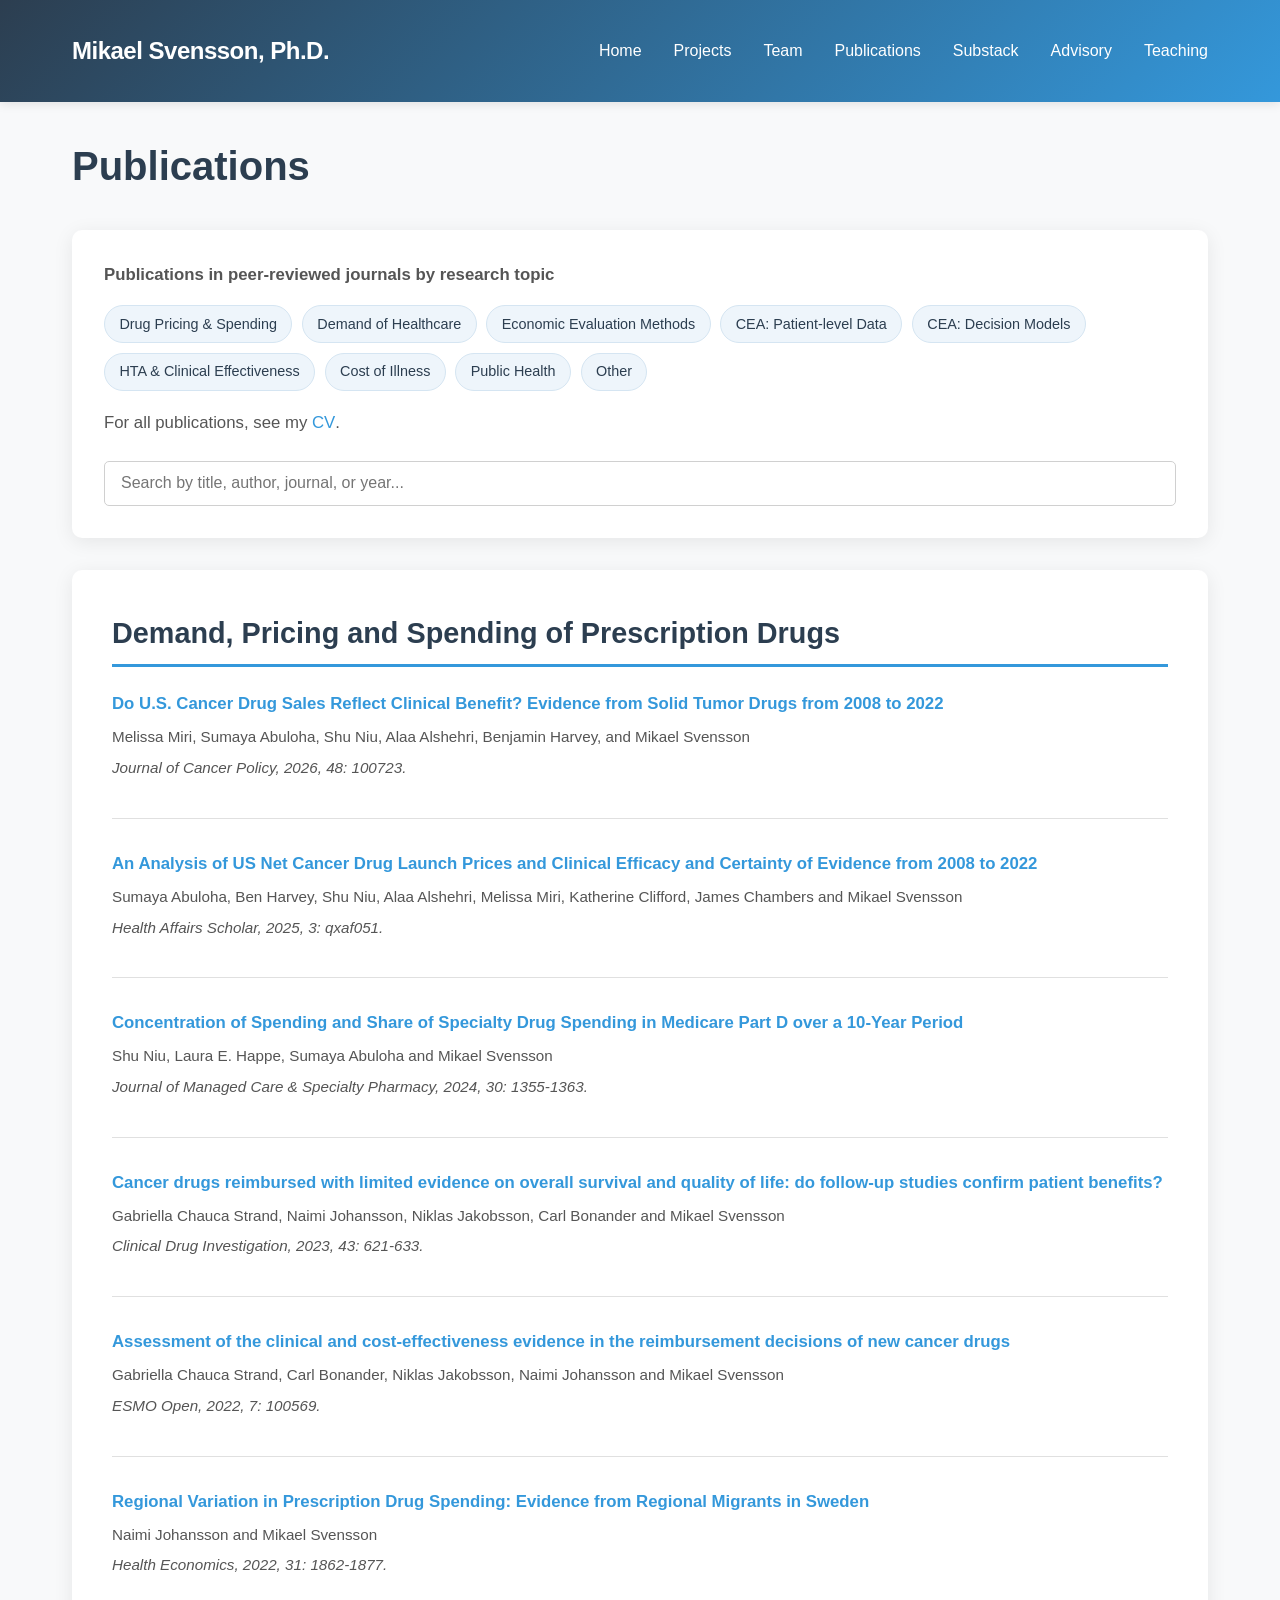
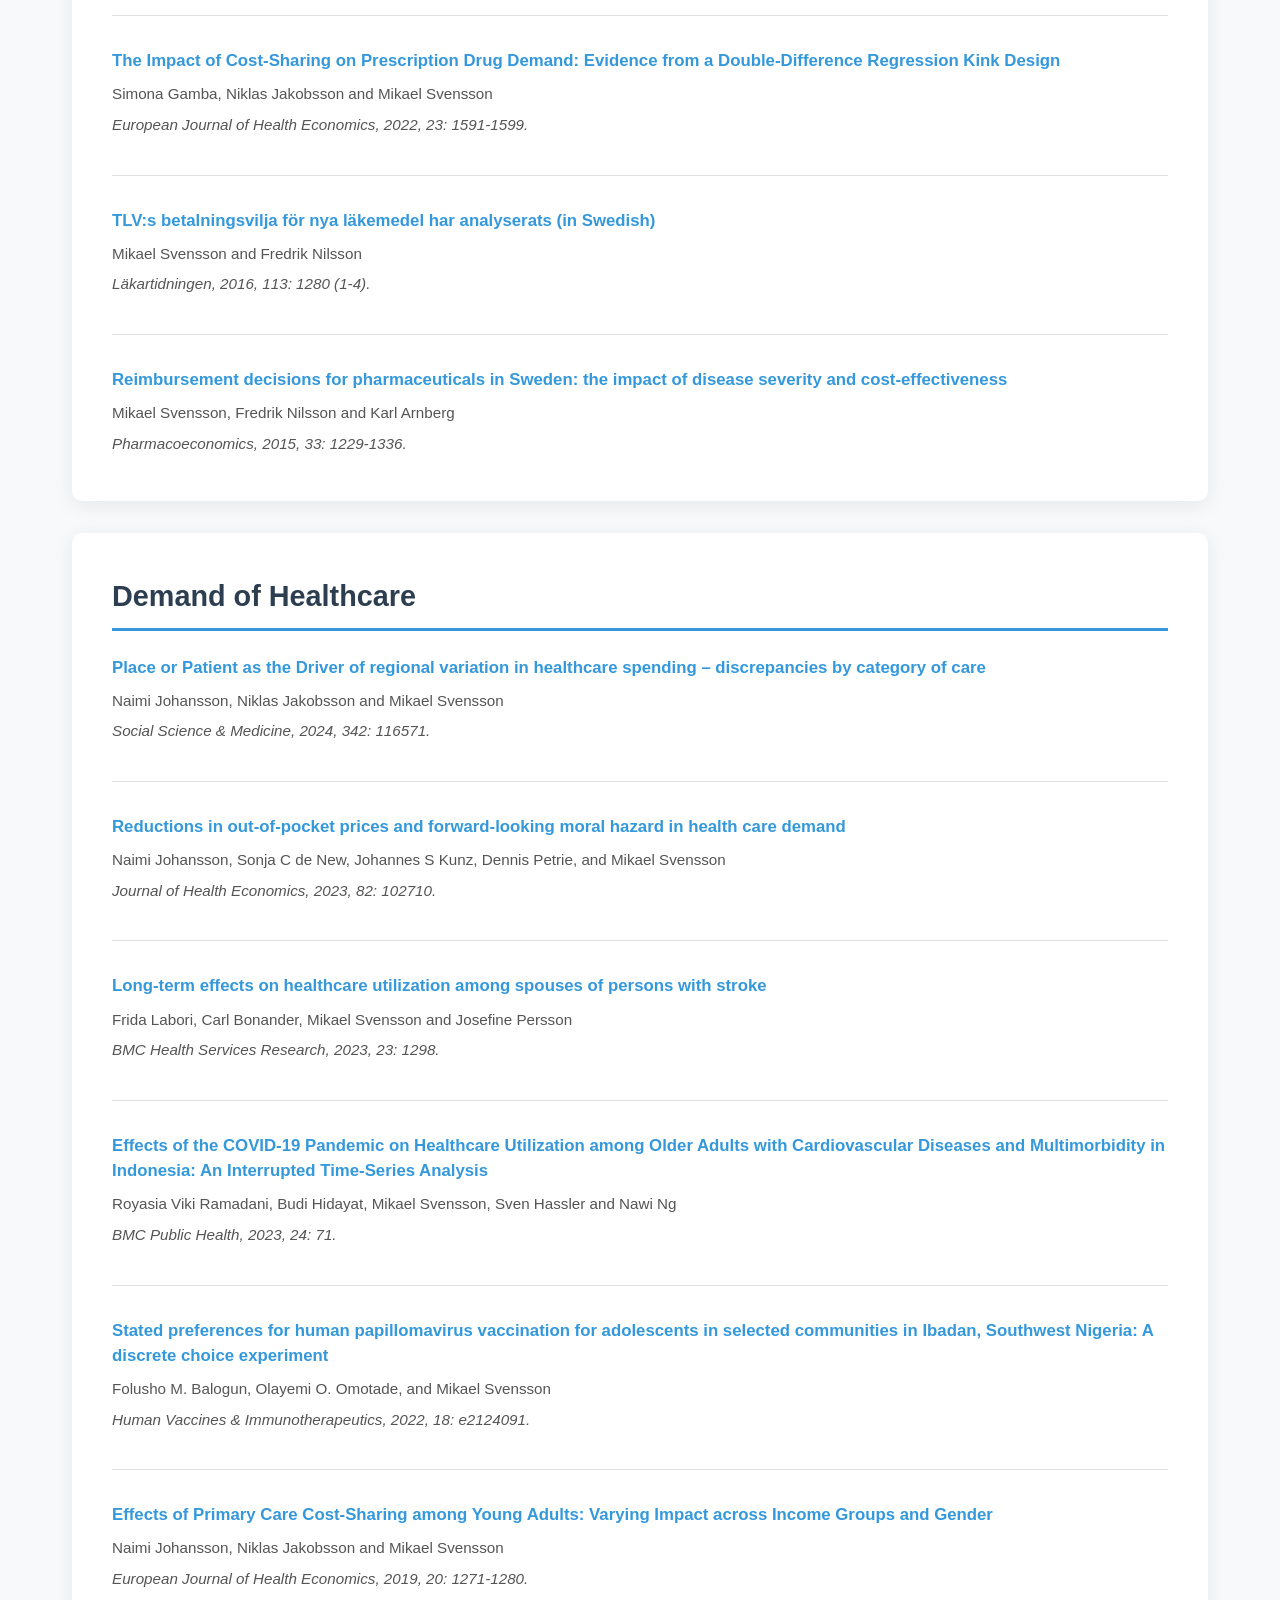
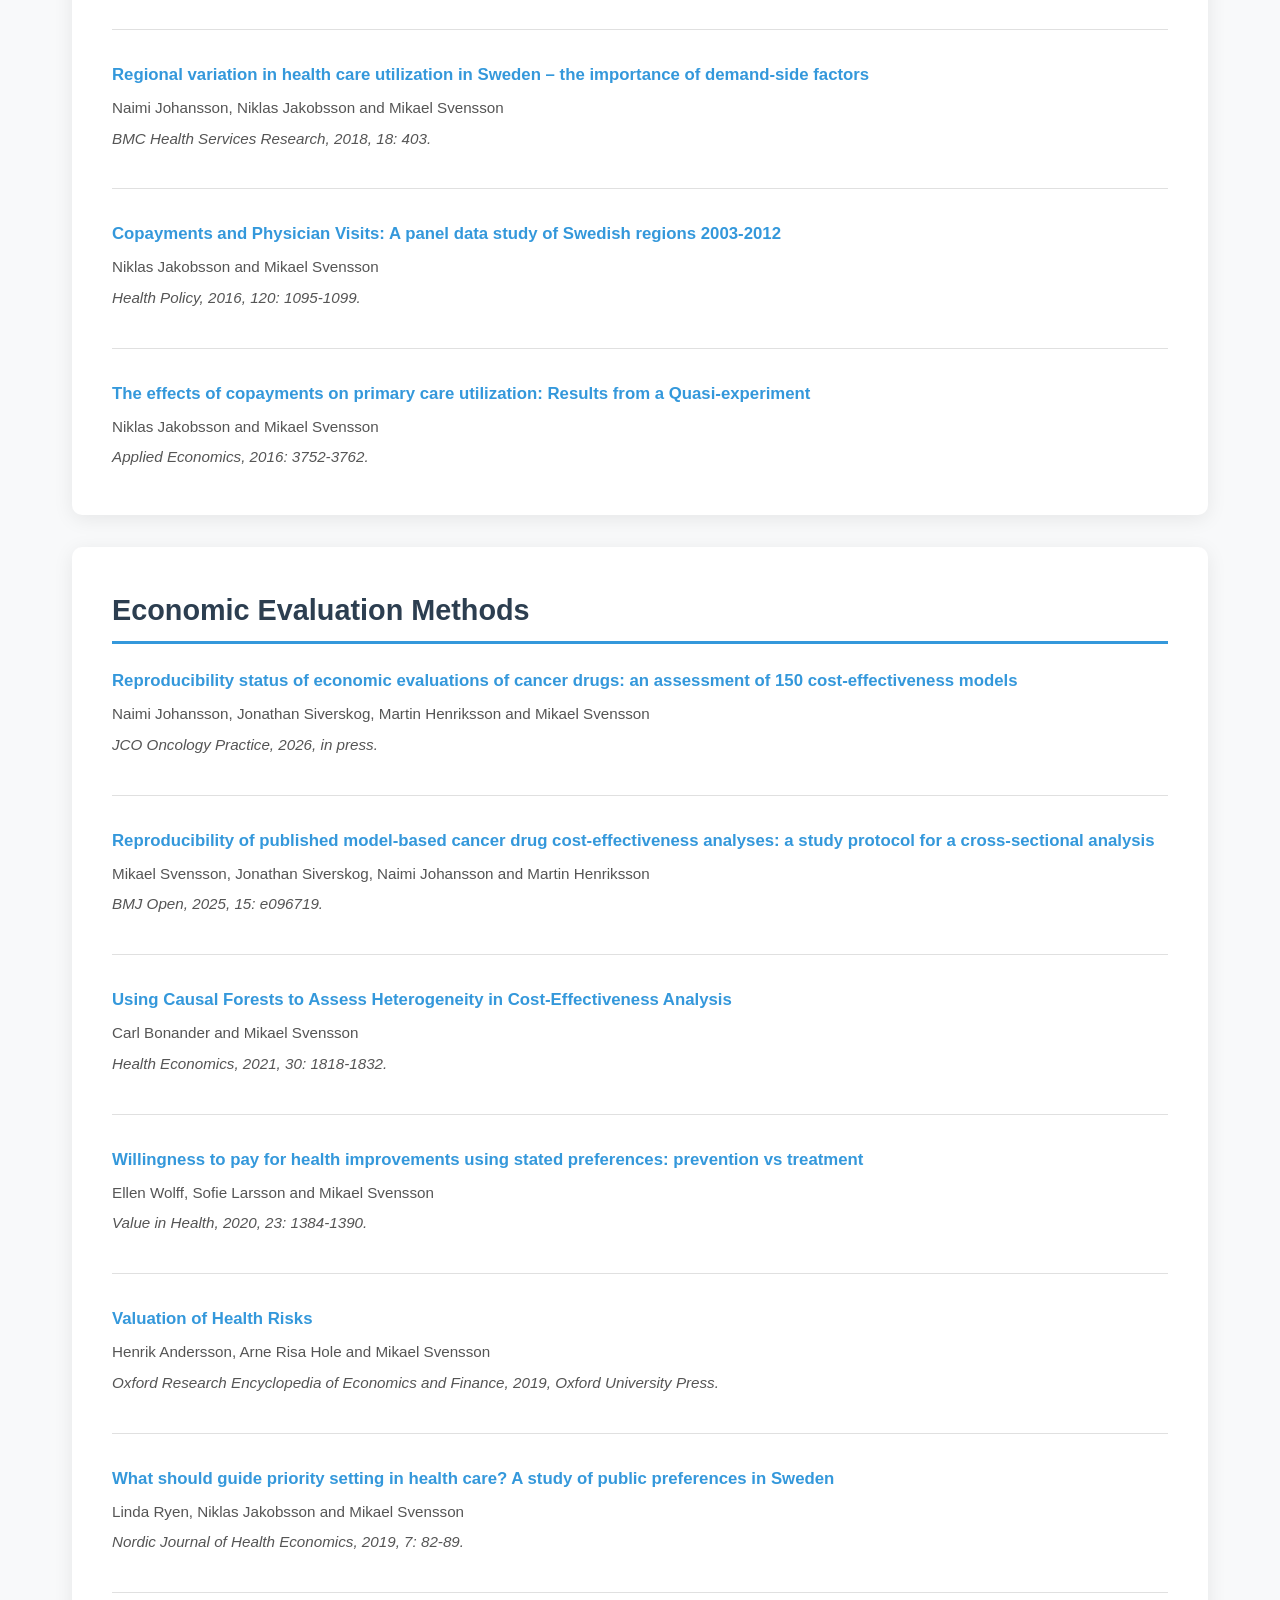
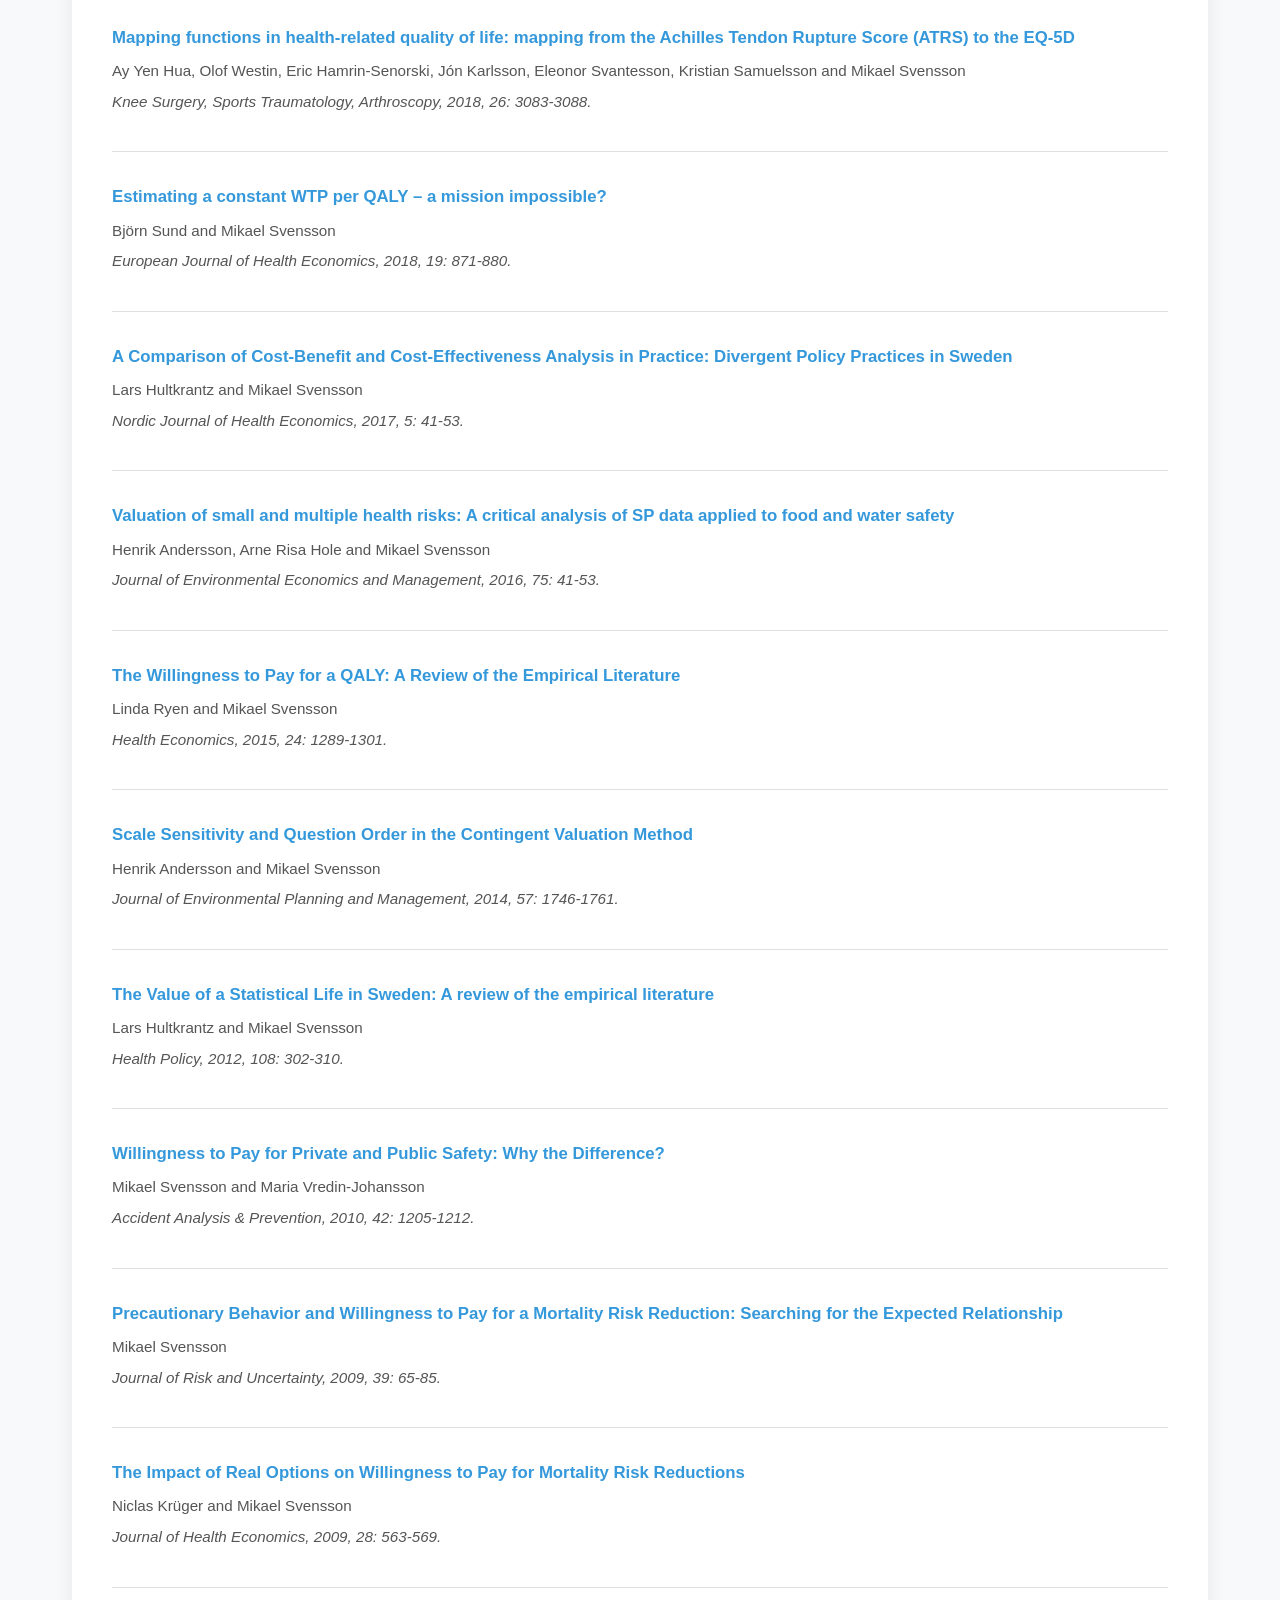
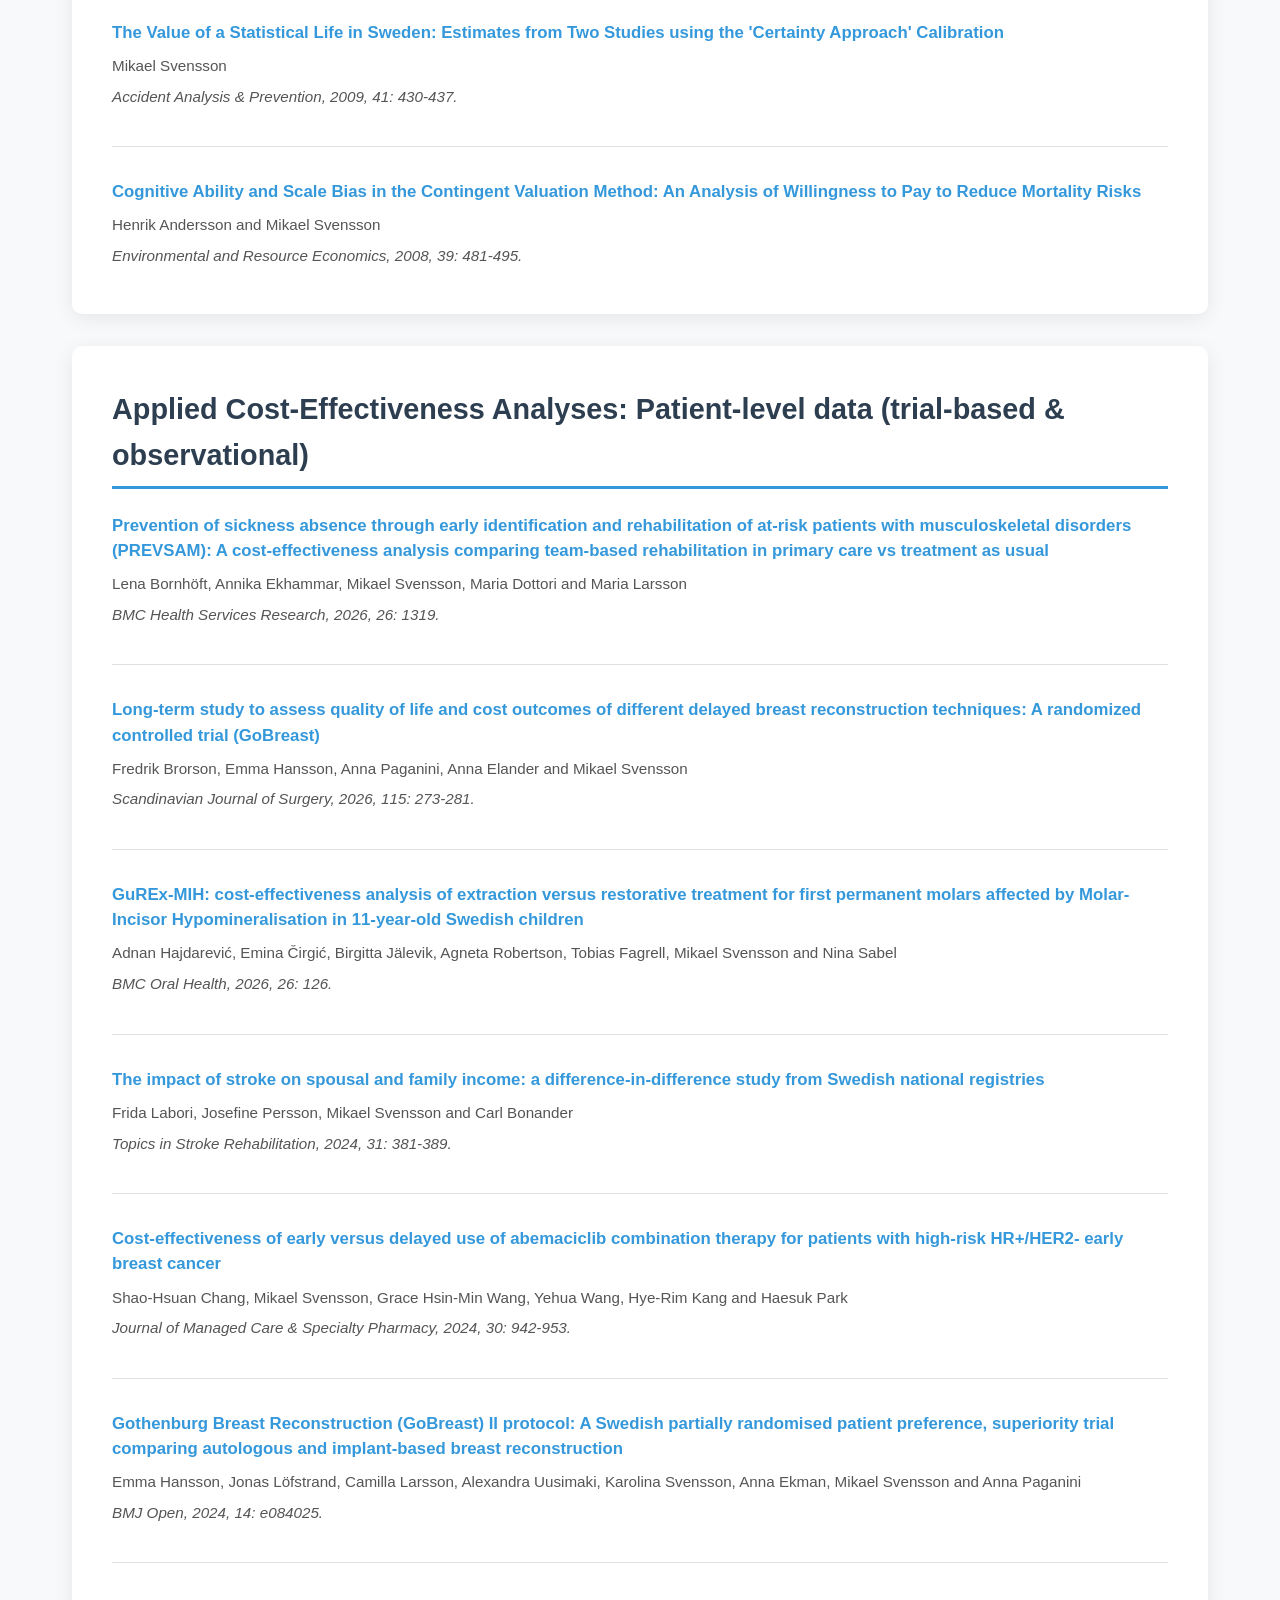
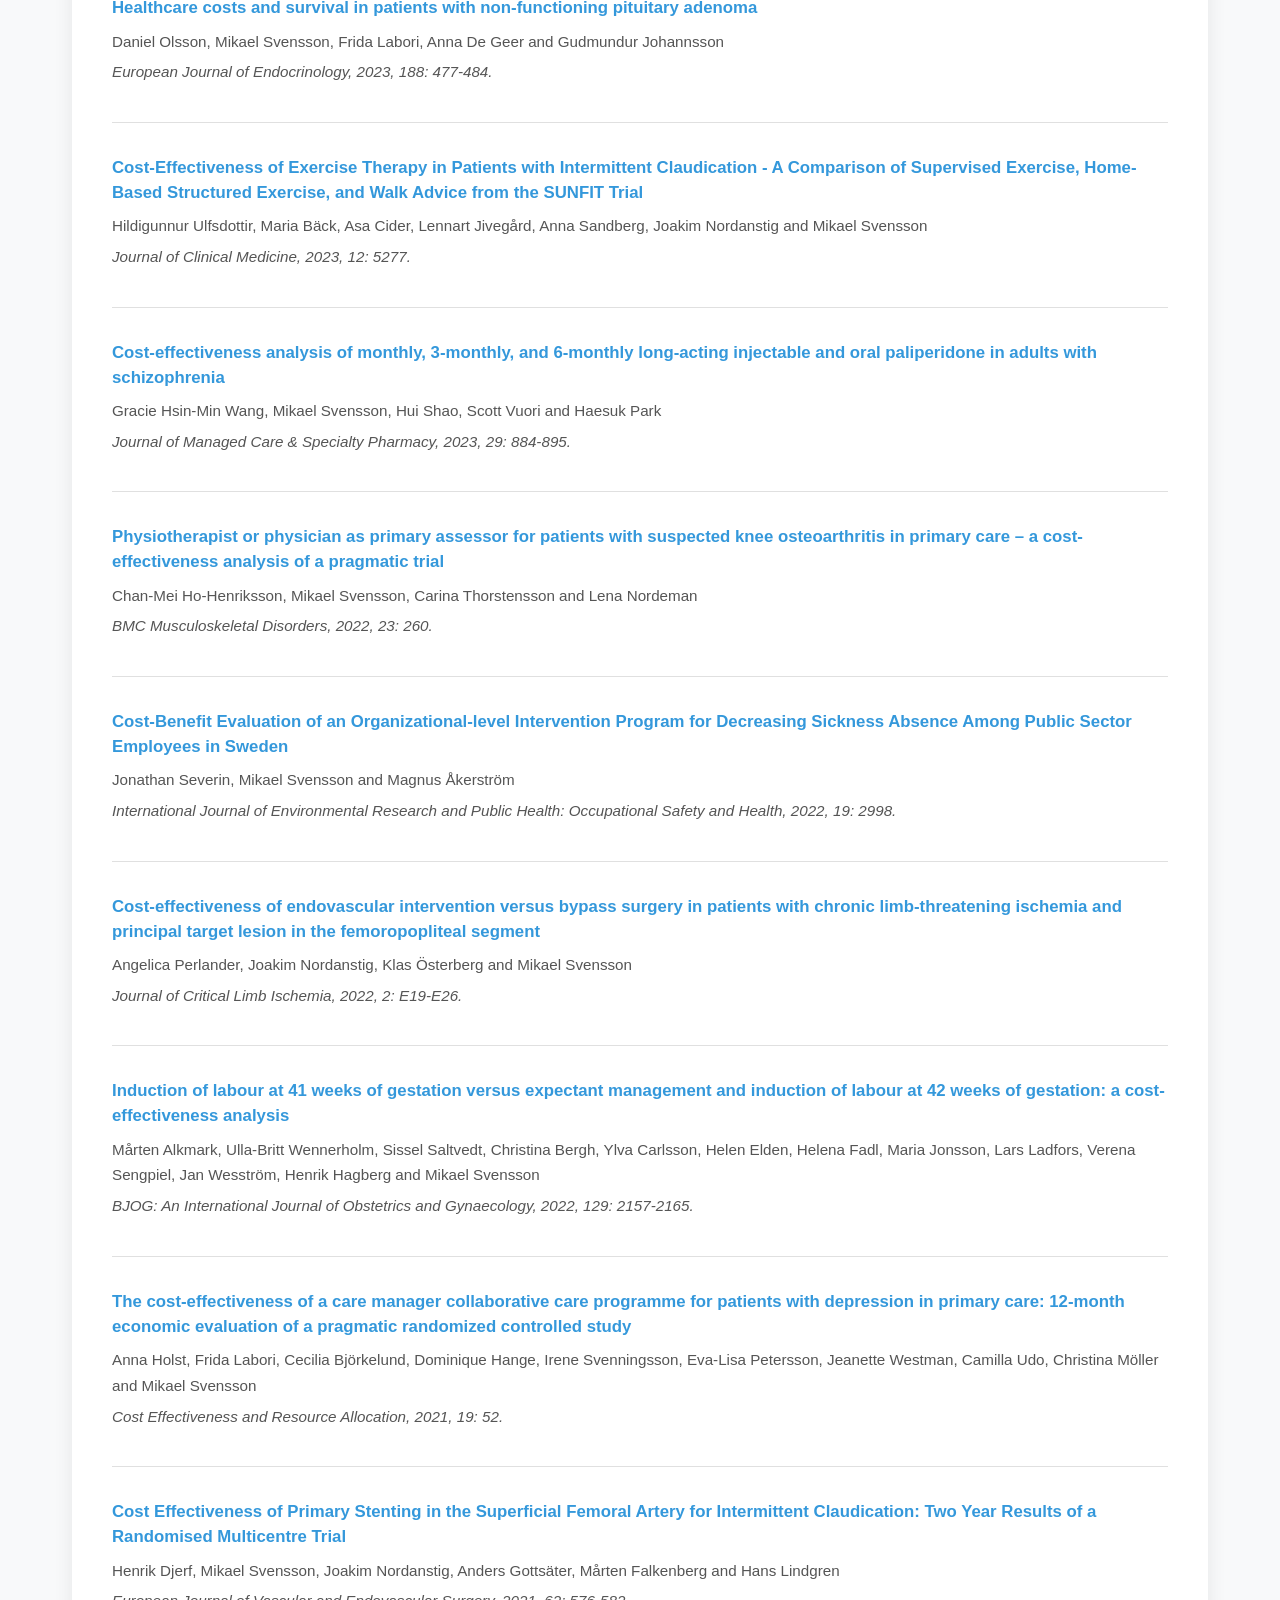
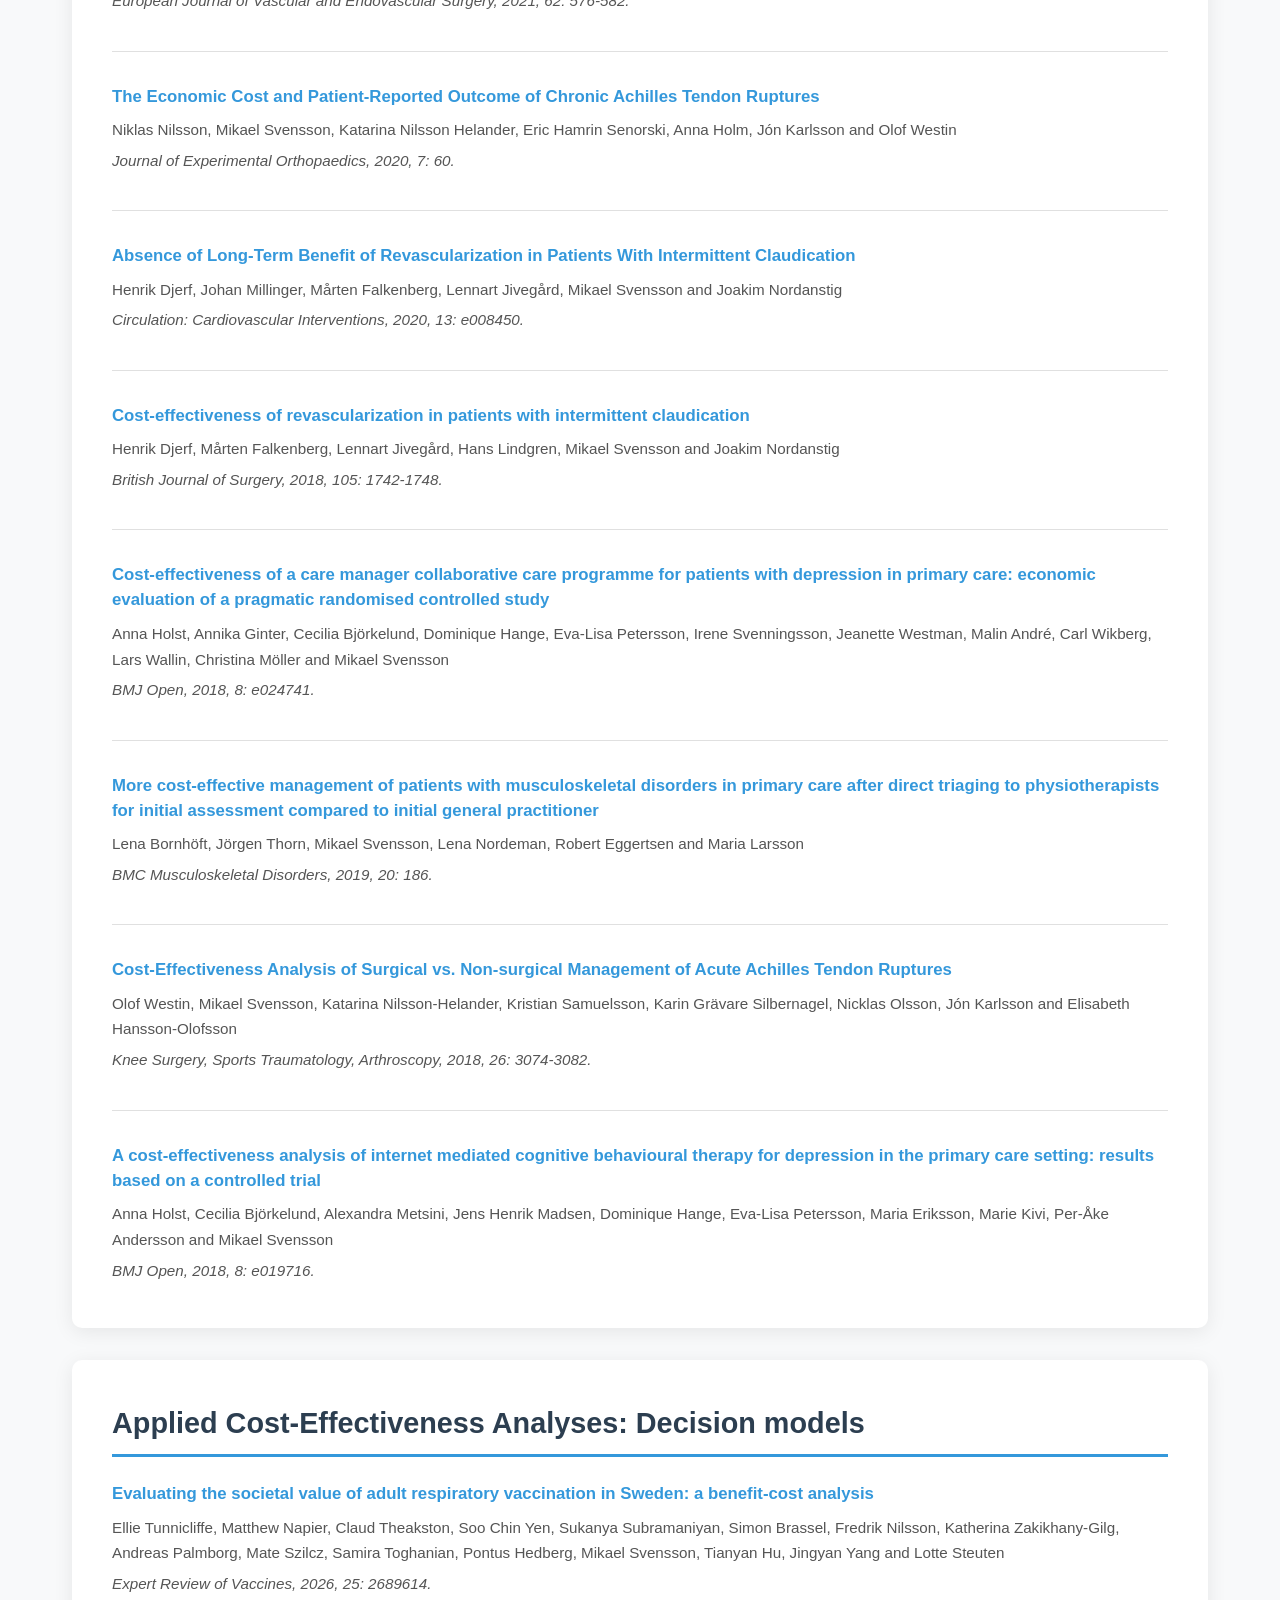
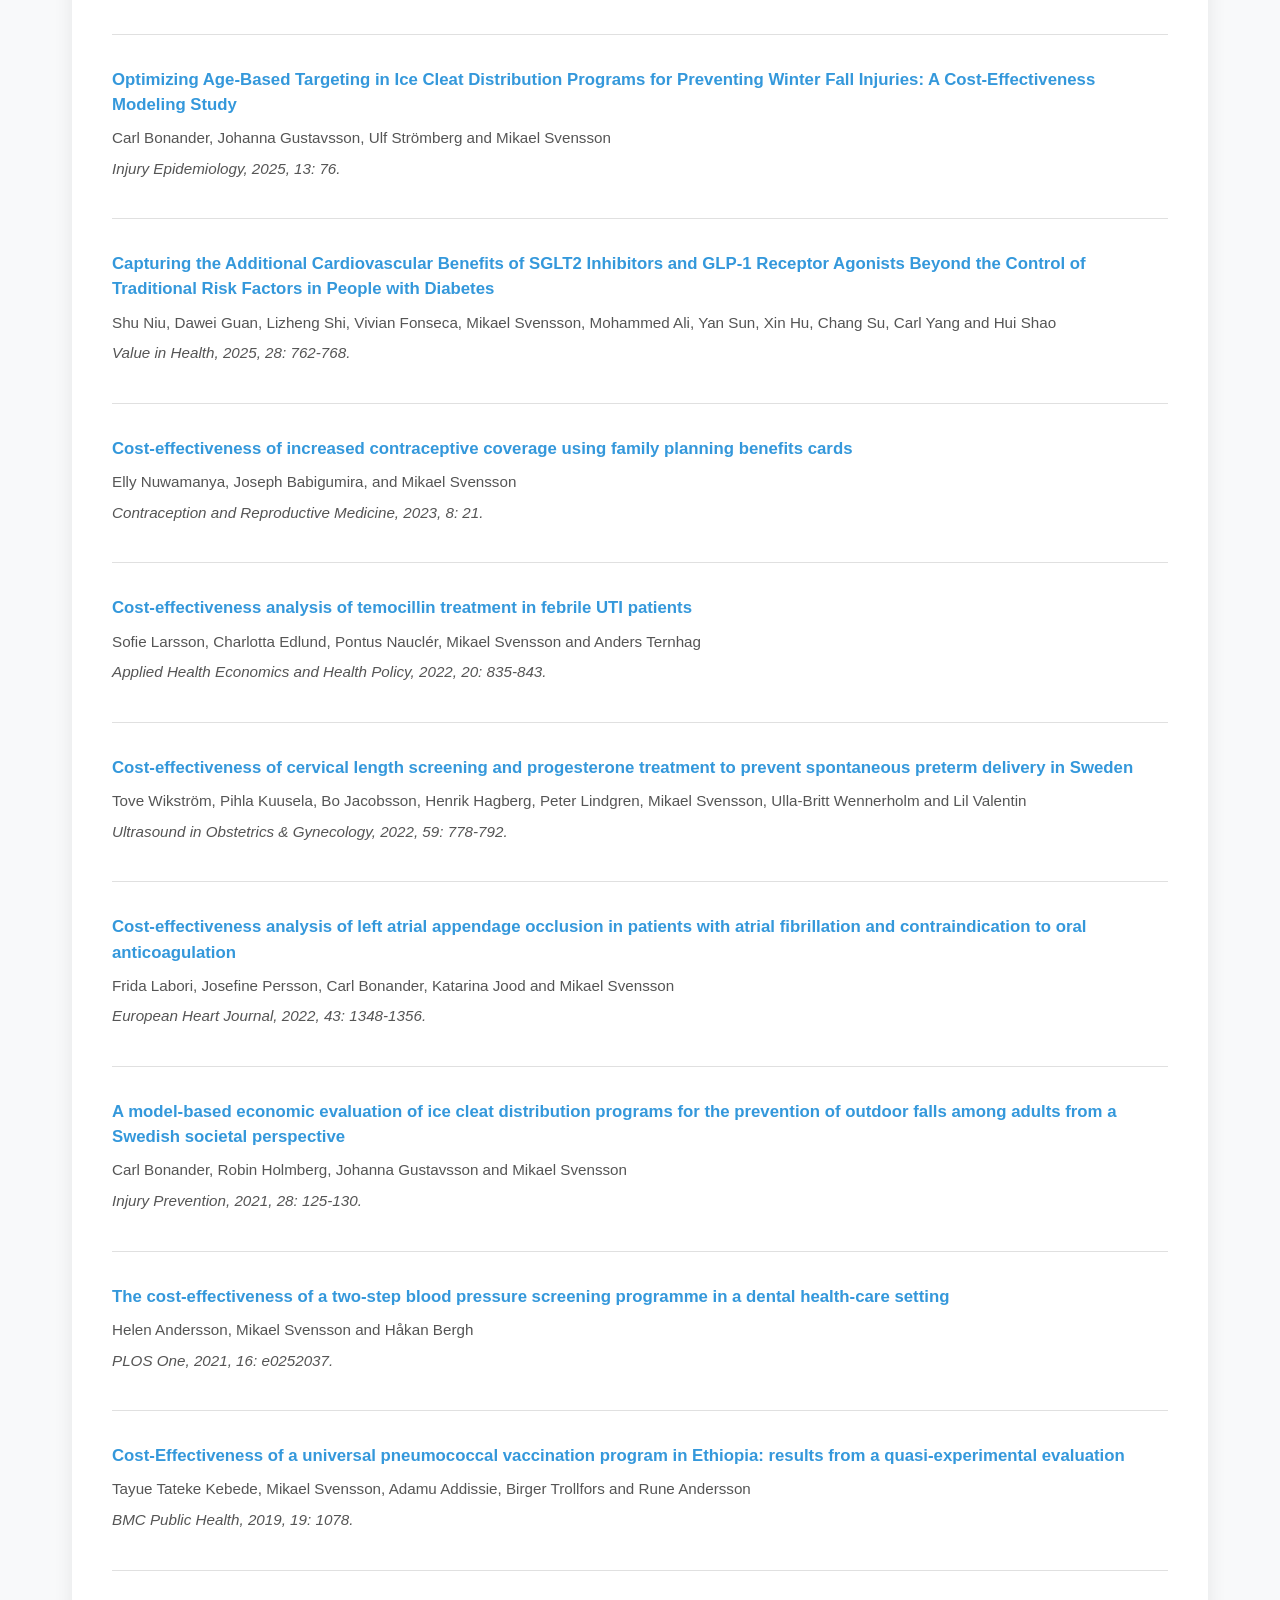
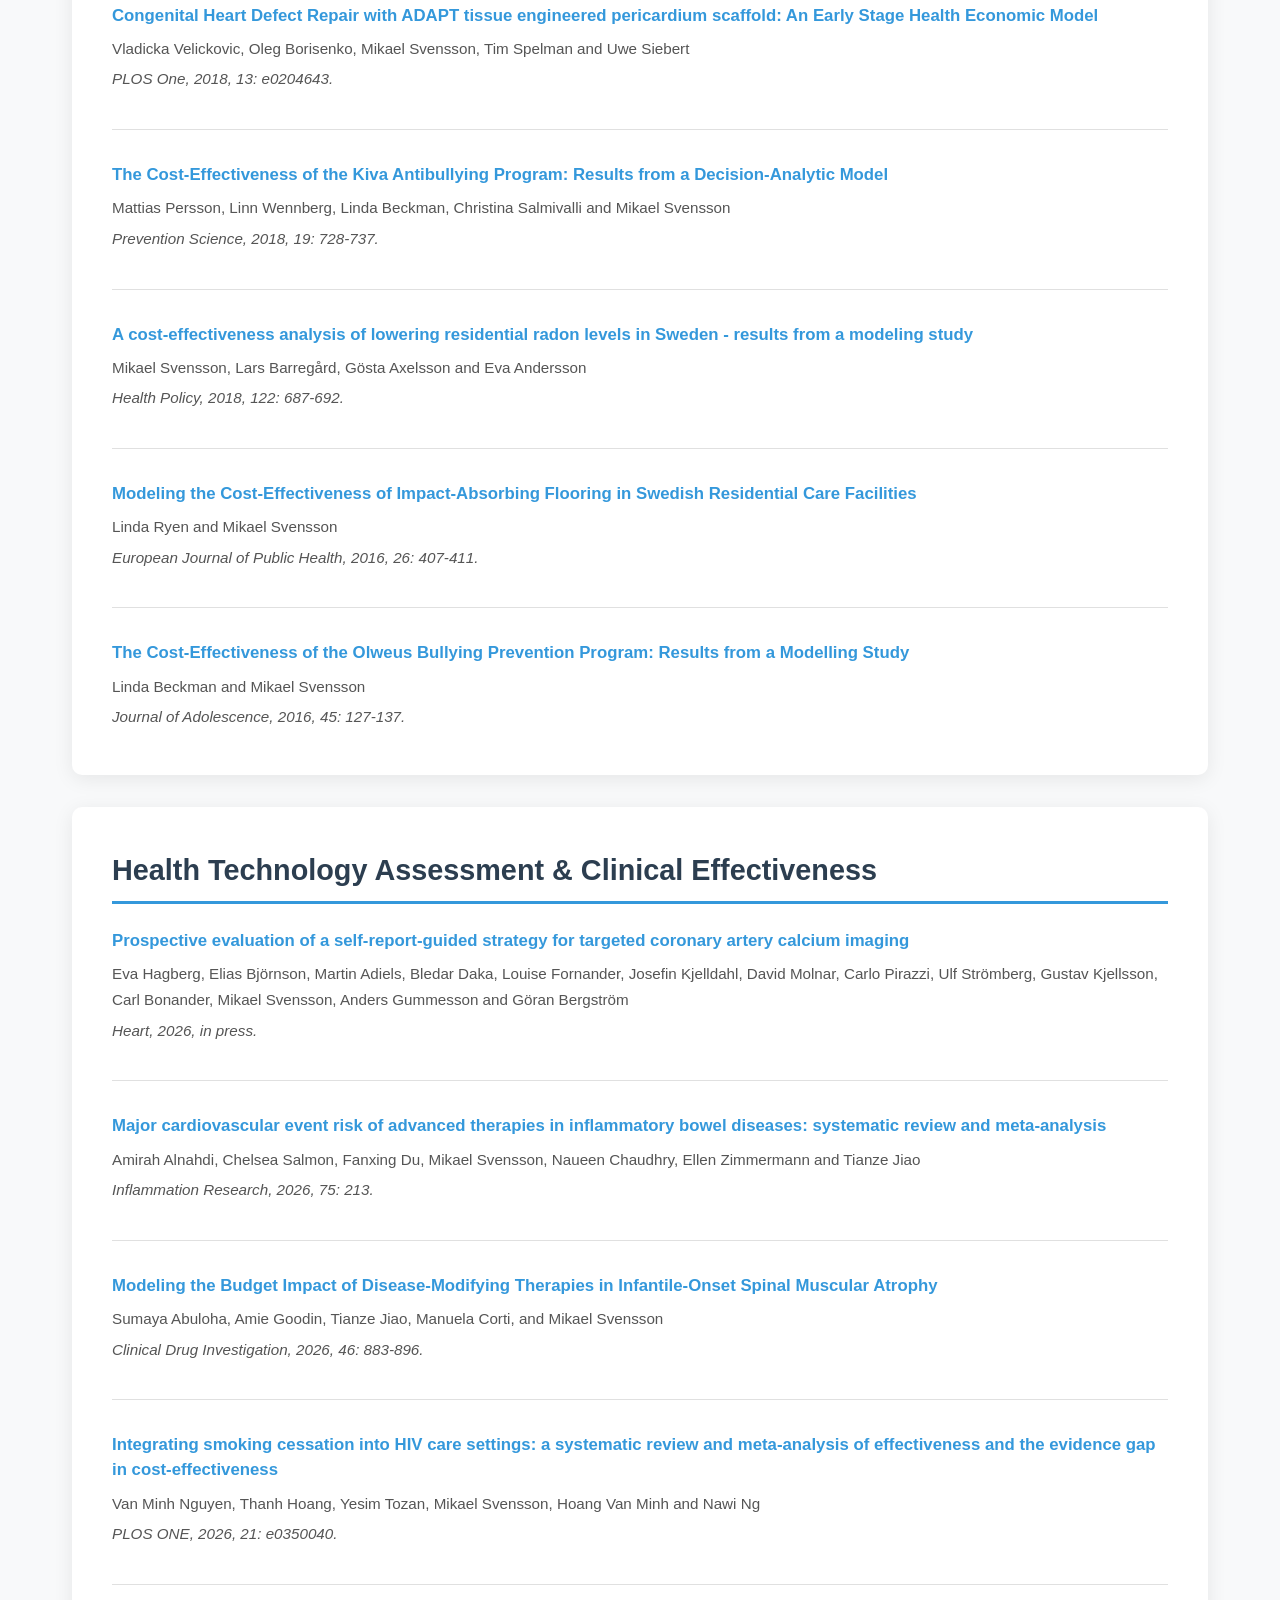
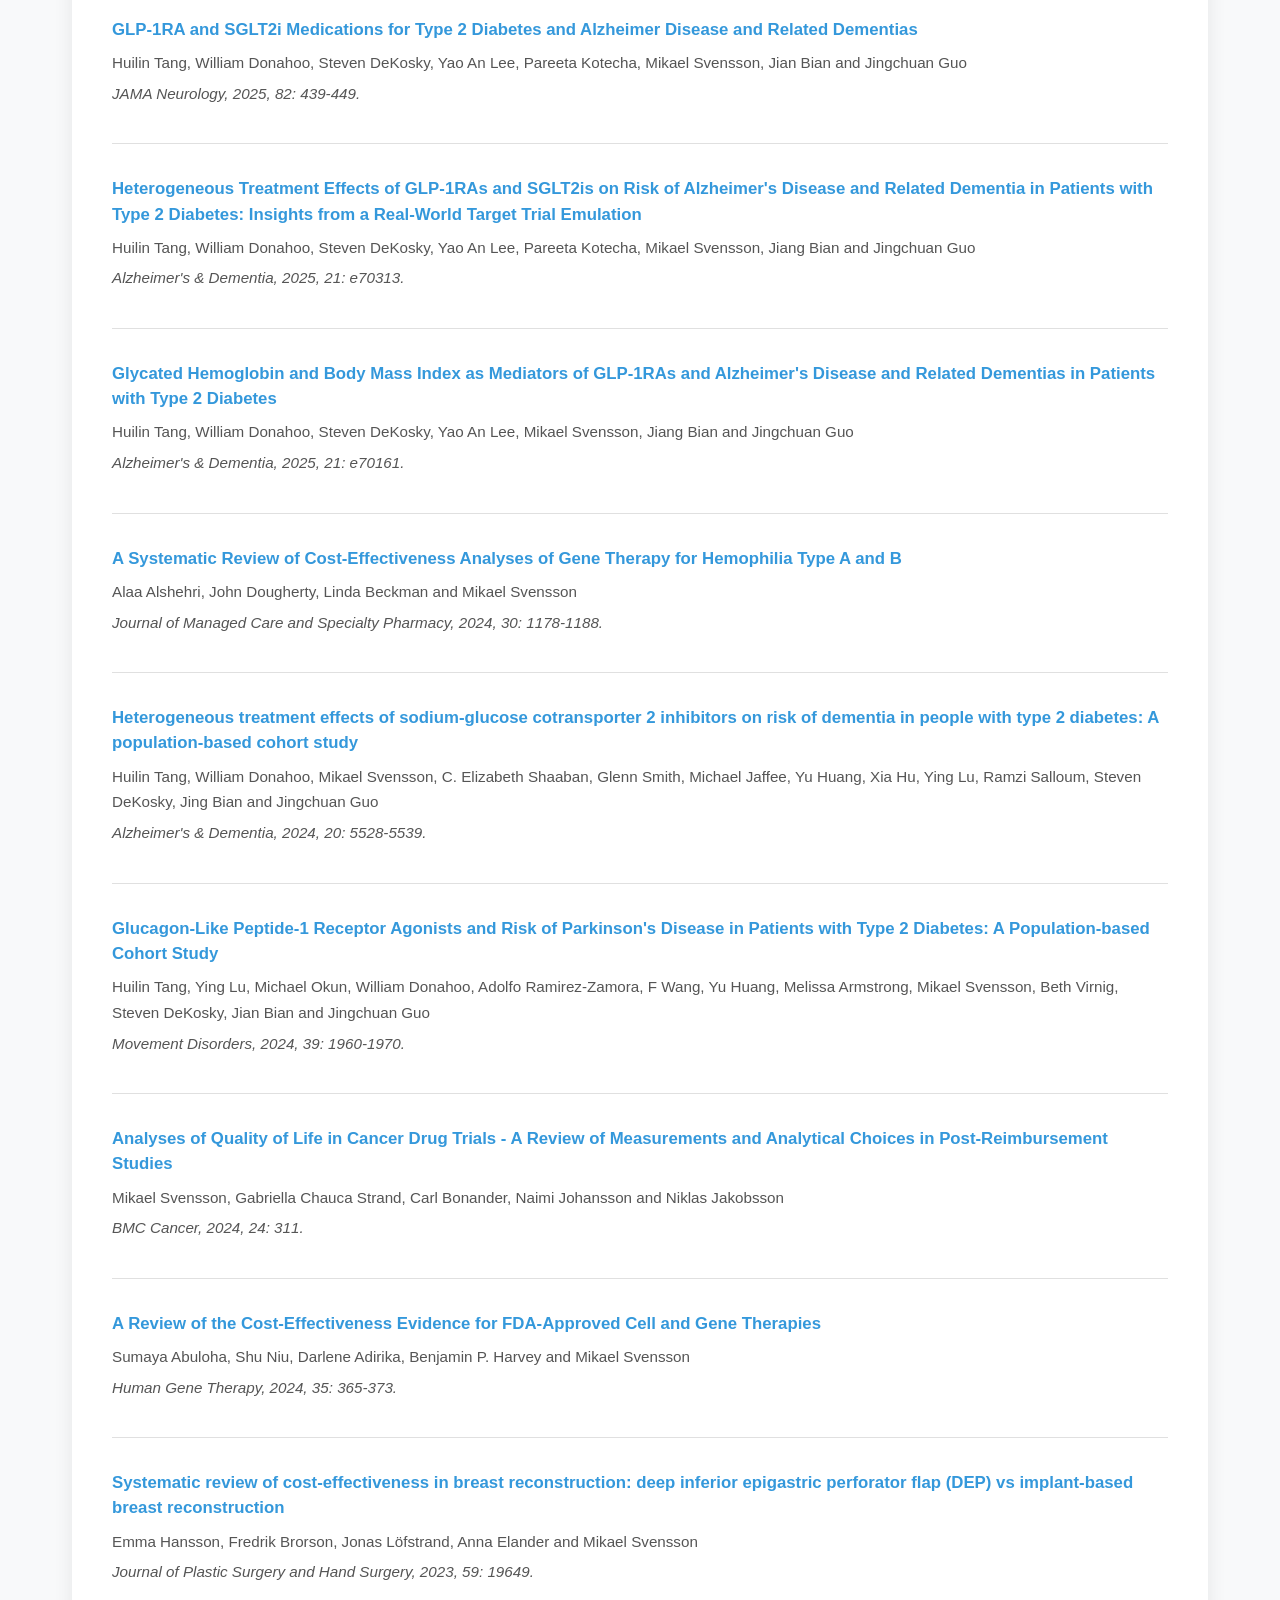
<file: publications.html>
<!DOCTYPE html>
<html lang="en">
<head>
    <meta charset="UTF-8">
    <meta name="viewport" content="width=device-width, initial-scale=1.0">
    <title>Publications - Mikael Svensson, Ph.D.</title>
    <link rel="icon" type="image/svg+xml" href="favicon.svg">
    <meta name="description" content="Peer-reviewed publications by Mikael Svensson, Professor of Applied Health Economics at the University of Gothenburg, organized by research topic.">
    <meta name="author" content="Mikael Svensson">
    <link rel="canonical" href="https://www.msvensson.com/publications.html">
    <meta property="og:title" content="Publications - Mikael Svensson, Ph.D.">
    <meta property="og:description" content="Peer-reviewed publications in health economics, organized by research topic.">
    <meta property="og:type" content="website">
    <meta property="og:url" content="https://www.msvensson.com/publications.html">
    <style>
        * { margin: 0; padding: 0; box-sizing: border-box; }
        body { font-family: -apple-system, BlinkMacSystemFont, 'Segoe UI', Roboto, Oxygen, Ubuntu, Cantarell, sans-serif; line-height: 1.6; color: #333; background-color: #f8f9fa; }
        header { background: linear-gradient(135deg, #2c3e50 0%, #3498db 100%); color: white; padding: 2rem 0; box-shadow: 0 2px 10px rgba(0,0,0,0.1); }
        nav { max-width: 1200px; margin: 0 auto; padding: 0 2rem; display: flex; justify-content: space-between; align-items: center; flex-wrap: wrap; }
        .logo { font-size: 1.5rem; font-weight: 700; letter-spacing: -0.5px; }
        .logo a { color: white; text-decoration: none; }
        .nav-links { display: flex; gap: 2rem; list-style: none; flex-wrap: wrap; }
        .nav-links a { color: white; text-decoration: none; font-weight: 500; transition: opacity 0.3s; padding: 0.5rem 0; }
        .nav-links a:hover { opacity: 0.8; border-bottom: 2px solid white; }
        .container { max-width: 1200px; margin: 2rem auto; padding: 0 2rem; }
        .intro { background: white; padding: 2rem; border-radius: 10px; box-shadow: 0 4px 20px rgba(0,0,0,0.08); margin-bottom: 2rem; }
        .intro p { font-size: 1.05rem; color: #555; margin-bottom: 1rem; }
        .intro a { color: #3498db; text-decoration: none; font-weight: 500; }
        .intro a:hover { text-decoration: underline; }
        .topic-nav { display: flex; flex-wrap: wrap; gap: 0.6rem; justify-content: flex-start; max-width: none; margin: 0.2rem 0 1.2rem; padding: 0; }
        .topic-nav a { display: inline-block; padding: 0.4rem 0.9rem; background: #eef5fb; color: #2c3e50; border: 1px solid #d5e5f2; border-radius: 20px; font-size: 0.9rem; font-weight: 500; text-decoration: none; transition: all 0.2s; }
        .topic-nav a:hover { background: #3498db; border-color: #3498db; color: white; text-decoration: none; }
        html { scroll-behavior: smooth; }
        .section { scroll-margin-top: 1.5rem; }
        h1 { font-size: 2.5rem; color: #2c3e50; margin-bottom: 2rem; }
        .section { background: white; padding: 2.5rem; border-radius: 10px; box-shadow: 0 4px 20px rgba(0,0,0,0.08); margin-bottom: 2rem; }
        .section h2 { font-size: 1.8rem; color: #2c3e50; margin-bottom: 1.5rem; padding-bottom: 0.5rem; border-bottom: 3px solid #3498db; }
        .publication { margin-bottom: 2rem; padding-bottom: 2rem; border-bottom: 1px solid #e0e0e0; }
        .publication:last-child { border-bottom: none; margin-bottom: 0; padding-bottom: 0; }
        .publication a { color: #3498db; text-decoration: none; font-weight: 600; font-size: 1.05rem; line-height: 1.5; display: inline-block; margin-bottom: 0.5rem; }
        .publication a:hover { text-decoration: underline; }
        .publication p { color: #555; margin-bottom: 0.3rem; line-height: 1.7; }
        .authors { color: #666; font-size: 0.95rem; }
        .journal { color: #777; font-style: italic; font-size: 0.95rem; }
        footer { background: #2c3e50; color: white; text-align: center; padding: 2rem; margin-top: 4rem; }
        @media (max-width: 768px) { h1 { font-size: 2rem; } .section { padding: 1.5rem; } .nav-links { gap: 1rem; margin-top: 1rem; } }
    </style>
</head>
<body>
    <header>
        <nav>
            <div class="logo"><a href="index.html">Mikael Svensson, Ph.D.</a></div>
            <ul class="nav-links">
                <li><a href="index.html#home">Home</a></li>
                <li><a href="index.html#projects">Projects</a></li>
                <li><a href="index.html#team">Team</a></li>
                <li><a href="publications.html">Publications</a></li>
                <li><a href="https://pharmaekonomi.substack.com/" target="_blank">Substack</a></li>
                <li><a href="index.html#advisory">Advisory</a></li>
                <li><a href="index.html#teaching">Teaching</a></li>
            </ul>
        </nav>
    </header>

    <main class="container">
        <h1>Publications</h1>

        <div class="intro">
            <p><strong>Publications in peer-reviewed journals by research topic</strong></p>
            <nav class="topic-nav" aria-label="Research topics">
                <a href="#drug-pricing">Drug Pricing &amp; Spending</a>
                <a href="#healthcare-demand">Demand of Healthcare</a>
                <a href="#methods">Economic Evaluation Methods</a>
                <a href="#cea-patient">CEA: Patient-level Data</a>
                <a href="#cea-models">CEA: Decision Models</a>
                <a href="#hta">HTA &amp; Clinical Effectiveness</a>
                <a href="#cost-of-illness">Cost of Illness</a>
                <a href="#public-health">Public Health</a>
                <a href="#other">Other</a>
            </nav>
            <p>For all publications, see my <a href="https://www.dropbox.com/s/1unoaucng852wjd/CV%20-%20Mikael%20Svensson.pdf?dl=0" target="_blank">CV</a>.</p>
            <input type="search" id="pub-search" placeholder="Search by title, author, journal, or year..." style="width: 100%; padding: 0.8rem 1rem; border: 1px solid #d0d0d0; border-radius: 5px; font-size: 1rem; font-family: inherit; margin-top: 0.5rem;" aria-label="Search publications">
        </div>

        <!-- ============================================================ -->
        <!-- DEMAND, PRICING AND SPENDING OF PRESCRIPTION DRUGS           -->
        <!-- ============================================================ -->
        <div class="section" id="drug-pricing">
            <h2>Demand, Pricing and Spending of Prescription Drugs</h2>

            <div class="publication">
                <a href="https://www.sciencedirect.com/science/article/pii/S2213538326000238" target="_blank">Do U.S. Cancer Drug Sales Reflect Clinical Benefit? Evidence from Solid Tumor Drugs from 2008 to 2022</a>
                <p class="authors">Melissa Miri, Sumaya Abuloha, Shu Niu, Alaa Alshehri, Benjamin Harvey, and Mikael Svensson</p>
                <p class="journal">Journal of Cancer Policy, 2026, 48: 100723.</p>
            </div>

            <div class="publication">
                <a href="https://academic.oup.com/healthaffairsscholar/article/3/4/qxaf051/8074216" target="_blank">An Analysis of US Net Cancer Drug Launch Prices and Clinical Efficacy and Certainty of Evidence from 2008 to 2022</a>
                <p class="authors">Sumaya Abuloha, Ben Harvey, Shu Niu, Alaa Alshehri, Melissa Miri, Katherine Clifford, James Chambers and Mikael Svensson</p>
                <p class="journal">Health Affairs Scholar, 2025, 3: qxaf051.</p>
            </div>

            <div class="publication">
                <a href="https://www.jmcp.org/doi/10.18553/jmcp.2024.30.12.1355" target="_blank">Concentration of Spending and Share of Specialty Drug Spending in Medicare Part D over a 10-Year Period</a>
                <p class="authors">Shu Niu, Laura E. Happe, Sumaya Abuloha and Mikael Svensson</p>
                <p class="journal">Journal of Managed Care &amp; Specialty Pharmacy, 2024, 30: 1355-1363.</p>
            </div>

            <div class="publication">
                <a href="https://link.springer.com/article/10.1007/s40261-023-01285-4" target="_blank">Cancer drugs reimbursed with limited evidence on overall survival and quality of life: do follow-up studies confirm patient benefits?</a>
                <p class="authors">Gabriella Chauca Strand, Naimi Johansson, Niklas Jakobsson, Carl Bonander and Mikael Svensson</p>
                <p class="journal">Clinical Drug Investigation, 2023, 43: 621-633.</p>
            </div>

            <div class="publication">
                <a href="https://www.esmoopen.com/article/S2059-7029%2822%2900198-3/fulltext" target="_blank">Assessment of the clinical and cost-effectiveness evidence in the reimbursement decisions of new cancer drugs</a>
                <p class="authors">Gabriella Chauca Strand, Carl Bonander, Niklas Jakobsson, Naimi Johansson and Mikael Svensson</p>
                <p class="journal">ESMO Open, 2022, 7: 100569.</p>
            </div>

            <div class="publication">
                <a href="https://onlinelibrary.wiley.com/doi/10.1002/hec.4552" target="_blank">Regional Variation in Prescription Drug Spending: Evidence from Regional Migrants in Sweden</a>
                <p class="authors">Naimi Johansson and Mikael Svensson</p>
                <p class="journal">Health Economics, 2022, 31: 1862-1877.</p>
            </div>

            <div class="publication">
                <a href="https://link.springer.com/article/10.1007/s10198-022-01446-w" target="_blank">The Impact of Cost-Sharing on Prescription Drug Demand: Evidence from a Double-Difference Regression Kink Design</a>
                <p class="authors">Simona Gamba, Niklas Jakobsson and Mikael Svensson</p>
                <p class="journal">European Journal of Health Economics, 2022, 23: 1591-1599.</p>
            </div>

            <div class="publication">
                <a href="http://www.lakartidningen.se/Klinik-och-vetenskap/Halsoekonomi/2016/07/TLVs-betalningsvilja-for-nya-lakemedel-har-analyserats/" target="_blank">TLV:s betalningsvilja för nya läkemedel har analyserats (in Swedish)</a>
                <p class="authors">Mikael Svensson and Fredrik Nilsson</p>
                <p class="journal">Läkartidningen, 2016, 113: 1280 (1-4).</p>
            </div>

            <div class="publication">
                <a href="http://link.springer.com/article/10.1007%2Fs40273-015-0307-6" target="_blank">Reimbursement decisions for pharmaceuticals in Sweden: the impact of disease severity and cost-effectiveness</a>
                <p class="authors">Mikael Svensson, Fredrik Nilsson and Karl Arnberg</p>
                <p class="journal">Pharmacoeconomics, 2015, 33: 1229-1336.</p>
            </div>
        </div>

        <!-- ============================================================ -->
        <!-- DEMAND OF HEALTHCARE                                          -->
        <!-- ============================================================ -->
        <div class="section" id="healthcare-demand">
            <h2>Demand of Healthcare</h2>

            <div class="publication">
                <a href="https://www.sciencedirect.com/science/article/pii/S0277953624000157?via%3Dihub" target="_blank">Place or Patient as the Driver of regional variation in healthcare spending – discrepancies by category of care</a>
                <p class="authors">Naimi Johansson, Niklas Jakobsson and Mikael Svensson</p>
                <p class="journal">Social Science &amp; Medicine, 2024, 342: 116571.</p>
            </div>

            <div class="publication">
                <a href="https://www.sciencedirect.com/science/article/pii/S0167629622001242" target="_blank">Reductions in out-of-pocket prices and forward-looking moral hazard in health care demand</a>
                <p class="authors">Naimi Johansson, Sonja C de New, Johannes S Kunz, Dennis Petrie, and Mikael Svensson</p>
                <p class="journal">Journal of Health Economics, 2023, 82: 102710.</p>
            </div>

            <div class="publication">
                <a href="https://bmchealthservres.biomedcentral.com/articles/10.1186/s12913-023-10286-0" target="_blank">Long-term effects on healthcare utilization among spouses of persons with stroke</a>
                <p class="authors">Frida Labori, Carl Bonander, Mikael Svensson and Josefine Persson</p>
                <p class="journal">BMC Health Services Research, 2023, 23: 1298.</p>
            </div>

            <div class="publication">
                <a href="https://link.springer.com/article/10.1186/s12889-023-17568-6" target="_blank">Effects of the COVID-19 Pandemic on Healthcare Utilization among Older Adults with Cardiovascular Diseases and Multimorbidity in Indonesia: An Interrupted Time-Series Analysis</a>
                <p class="authors">Royasia Viki Ramadani, Budi Hidayat, Mikael Svensson, Sven Hassler and Nawi Ng</p>
                <p class="journal">BMC Public Health, 2023, 24: 71.</p>
            </div>

            <div class="publication">
                <a href="https://www.tandfonline.com/doi/full/10.1080/21645515.2022.2124091" target="_blank">Stated preferences for human papillomavirus vaccination for adolescents in selected communities in Ibadan, Southwest Nigeria: A discrete choice experiment</a>
                <p class="authors">Folusho M. Balogun, Olayemi O. Omotade, and Mikael Svensson</p>
                <p class="journal">Human Vaccines &amp; Immunotherapeutics, 2022, 18: e2124091.</p>
            </div>

            <div class="publication">
                <a href="https://link.springer.com/article/10.1007/s10198-019-01095-6" target="_blank">Effects of Primary Care Cost-Sharing among Young Adults: Varying Impact across Income Groups and Gender</a>
                <p class="authors">Naimi Johansson, Niklas Jakobsson and Mikael Svensson</p>
                <p class="journal">European Journal of Health Economics, 2019, 20: 1271-1280.</p>
            </div>

            <div class="publication">
                <a href="https://bmchealthservres.biomedcentral.com/articles/10.1186/s12913-018-3210-y" target="_blank">Regional variation in health care utilization in Sweden – the importance of demand-side factors</a>
                <p class="authors">Naimi Johansson, Niklas Jakobsson and Mikael Svensson</p>
                <p class="journal">BMC Health Services Research, 2018, 18: 403.</p>
            </div>

            <div class="publication">
                <a href="http://www.healthpolicyjrnl.com/article/S0168-8510%2816%2930182-8/abstract" target="_blank">Copayments and Physician Visits: A panel data study of Swedish regions 2003-2012</a>
                <p class="authors">Niklas Jakobsson and Mikael Svensson</p>
                <p class="journal">Health Policy, 2016, 120: 1095-1099.</p>
            </div>

            <div class="publication">
                <a href="http://www.tandfonline.com/doi/abs/10.1080/00036846.2016.1145346" target="_blank">The effects of copayments on primary care utilization: Results from a Quasi-experiment</a>
                <p class="authors">Niklas Jakobsson and Mikael Svensson</p>
                <p class="journal">Applied Economics, 2016: 3752-3762.</p>
            </div>
        </div>

        <!-- ============================================================ -->
        <!-- ECONOMIC EVALUATION METHODS                                   -->
        <!-- ============================================================ -->
        <div class="section" id="methods">
            <h2>Economic Evaluation Methods</h2>

            <div class="publication">
                <a href="https://doi.org/10.1200/OP-26-00690" target="_blank">Reproducibility status of economic evaluations of cancer drugs: an assessment of 150 cost-effectiveness models</a>
                <p class="authors">Naimi Johansson, Jonathan Siverskog, Martin Henriksson and Mikael Svensson</p>
                <p class="journal">JCO Oncology Practice, 2026, in press.</p>
            </div>

            <div class="publication">
                <a href="https://bmjopen.bmj.com/content/15/6/e096719" target="_blank">Reproducibility of published model-based cancer drug cost-effectiveness analyses: a study protocol for a cross-sectional analysis</a>
                <p class="authors">Mikael Svensson, Jonathan Siverskog, Naimi Johansson and Martin Henriksson</p>
                <p class="journal">BMJ Open, 2025, 15: e096719.</p>
            </div>

            <div class="publication">
                <a href="https://onlinelibrary.wiley.com/doi/10.1002/hec.4263" target="_blank">Using Causal Forests to Assess Heterogeneity in Cost-Effectiveness Analysis</a>
                <p class="authors">Carl Bonander and Mikael Svensson</p>
                <p class="journal">Health Economics, 2021, 30: 1818-1832.</p>
            </div>

            <div class="publication">
                <a href="https://www.valueinhealthjournal.com/article/S1098-3015%2820%2932204-X/abstract" target="_blank">Willingness to pay for health improvements using stated preferences: prevention vs treatment</a>
                <p class="authors">Ellen Wolff, Sofie Larsson and Mikael Svensson</p>
                <p class="journal">Value in Health, 2020, 23: 1384-1390.</p>
            </div>

            <div class="publication">
                <a href="https://oxfordre.com/economics/view/10.1093/acrefore/9780190625979.001.0001/acrefore-9780190625979-e-288" target="_blank">Valuation of Health Risks</a>
                <p class="authors">Henrik Andersson, Arne Risa Hole and Mikael Svensson</p>
                <p class="journal">Oxford Research Encyclopedia of Economics and Finance, 2019, Oxford University Press.</p>
            </div>

            <div class="publication">
                <a href="https://journals.uio.no/NJHE/article/view/6159" target="_blank">What should guide priority setting in health care? A study of public preferences in Sweden</a>
                <p class="authors">Linda Ryen, Niklas Jakobsson and Mikael Svensson</p>
                <p class="journal">Nordic Journal of Health Economics, 2019, 7: 82-89.</p>
            </div>

            <div class="publication">
                <a href="https://link.springer.com/article/10.1007/s00167-018-4954-y" target="_blank">Mapping functions in health-related quality of life: mapping from the Achilles Tendon Rupture Score (ATRS) to the EQ-5D</a>
                <p class="authors">Ay Yen Hua, Olof Westin, Eric Hamrin-Senorski, Jón Karlsson, Eleonor Svantesson, Kristian Samuelsson and Mikael Svensson</p>
                <p class="journal">Knee Surgery, Sports Traumatology, Arthroscopy, 2018, 26: 3083-3088.</p>
            </div>

            <div class="publication">
                <a href="https://link.springer.com/article/10.1007/s10198-017-0929-z" target="_blank">Estimating a constant WTP per QALY – a mission impossible?</a>
                <p class="authors">Björn Sund and Mikael Svensson</p>
                <p class="journal">European Journal of Health Economics, 2018, 19: 871-880.</p>
            </div>

            <div class="publication">
                <a href="https://www.journals.uio.no/index.php/NJHE/article/view/1592" target="_blank">A Comparison of Cost-Benefit and Cost-Effectiveness Analysis in Practice: Divergent Policy Practices in Sweden</a>
                <p class="authors">Lars Hultkrantz and Mikael Svensson</p>
                <p class="journal">Nordic Journal of Health Economics, 2017, 5: 41-53.</p>
            </div>

            <div class="publication">
                <a href="http://www.sciencedirect.com/science/article/pii/S0095069615000765" target="_blank">Valuation of small and multiple health risks: A critical analysis of SP data applied to food and water safety</a>
                <p class="authors">Henrik Andersson, Arne Risa Hole and Mikael Svensson</p>
                <p class="journal">Journal of Environmental Economics and Management, 2016, 75: 41-53.</p>
            </div>

            <div class="publication">
                <a href="http://onlinelibrary.wiley.com/doi/10.1002/hec.3085/abstract" target="_blank">The Willingness to Pay for a QALY: A Review of the Empirical Literature</a>
                <p class="authors">Linda Ryen and Mikael Svensson</p>
                <p class="journal">Health Economics, 2015, 24: 1289-1301.</p>
            </div>

            <div class="publication">
                <a href="http://www.tandfonline.com/doi/abs/10.1080/09640568.2013.839442" target="_blank">Scale Sensitivity and Question Order in the Contingent Valuation Method</a>
                <p class="authors">Henrik Andersson and Mikael Svensson</p>
                <p class="journal">Journal of Environmental Planning and Management, 2014, 57: 1746-1761.</p>
            </div>

            <div class="publication">
                <a href="http://www.sciencedirect.com/science/article/pii/S016885101200259X" target="_blank">The Value of a Statistical Life in Sweden: A review of the empirical literature</a>
                <p class="authors">Lars Hultkrantz and Mikael Svensson</p>
                <p class="journal">Health Policy, 2012, 108: 302-310.</p>
            </div>

            <div class="publication">
                <a href="http://www.sciencedirect.com/science/article/pii/S0001457510000151" target="_blank">Willingness to Pay for Private and Public Safety: Why the Difference?</a>
                <p class="authors">Mikael Svensson and Maria Vredin-Johansson</p>
                <p class="journal">Accident Analysis &amp; Prevention, 2010, 42: 1205-1212.</p>
            </div>

            <div class="publication">
                <a href="http://link.springer.com/article/10.1007%2Fs11166-009-9070-4" target="_blank">Precautionary Behavior and Willingness to Pay for a Mortality Risk Reduction: Searching for the Expected Relationship</a>
                <p class="authors">Mikael Svensson</p>
                <p class="journal">Journal of Risk and Uncertainty, 2009, 39: 65-85.</p>
            </div>

            <div class="publication">
                <a href="http://www.sciencedirect.com/science/article/pii/S0167629609000071" target="_blank">The Impact of Real Options on Willingness to Pay for Mortality Risk Reductions</a>
                <p class="authors">Niclas Krüger and Mikael Svensson</p>
                <p class="journal">Journal of Health Economics, 2009, 28: 563-569.</p>
            </div>

            <div class="publication">
                <a href="http://www.sciencedirect.com/science/article/pii/S0001457509000086" target="_blank">The Value of a Statistical Life in Sweden: Estimates from Two Studies using the 'Certainty Approach' Calibration</a>
                <p class="authors">Mikael Svensson</p>
                <p class="journal">Accident Analysis &amp; Prevention, 2009, 41: 430-437.</p>
            </div>

            <div class="publication">
                <a href="http://link.springer.com/article/10.1007%2Fs10640-007-9137-0" target="_blank">Cognitive Ability and Scale Bias in the Contingent Valuation Method: An Analysis of Willingness to Pay to Reduce Mortality Risks</a>
                <p class="authors">Henrik Andersson and Mikael Svensson</p>
                <p class="journal">Environmental and Resource Economics, 2008, 39: 481-495.</p>
            </div>
        </div>

        <!-- ============================================================ -->
        <!-- APPLIED CEA: PATIENT-LEVEL DATA                              -->
        <!-- ============================================================ -->
        <div class="section" id="cea-patient">
            <h2>Applied Cost-Effectiveness Analyses: Patient-level data (trial-based &amp; observational)</h2>

            <div class="publication">
                <a href="https://doi.org/10.1186/s12913-026-15652-2" target="_blank">Prevention of sickness absence through early identification and rehabilitation of at-risk patients with musculoskeletal disorders (PREVSAM): A cost-effectiveness analysis comparing team-based rehabilitation in primary care vs treatment as usual</a>
                <p class="authors">Lena Bornhöft, Annika Ekhammar, Mikael Svensson, Maria Dottori and Maria Larsson</p>
                <p class="journal">BMC Health Services Research, 2026, 26: 1319.</p>
            </div>

            <div class="publication">
                <a href="https://doi.org/10.1177/14574969261462051" target="_blank">Long-term study to assess quality of life and cost outcomes of different delayed breast reconstruction techniques: A randomized controlled trial (GoBreast)</a>
                <p class="authors">Fredrik Brorson, Emma Hansson, Anna Paganini, Anna Elander and Mikael Svensson</p>
                <p class="journal">Scandinavian Journal of Surgery, 2026, 115: 273-281.</p>
            </div>

            <div class="publication">
                <a href="https://link.springer.com/article/10.1186/s12903-025-07633-4" target="_blank">GuREx-MIH: cost-effectiveness analysis of extraction versus restorative treatment for first permanent molars affected by Molar-Incisor Hypomineralisation in 11-year-old Swedish children</a>
                <p class="authors">Adnan Hajdarević, Emina Čirgić, Birgitta Jälevik, Agneta Robertson, Tobias Fagrell, Mikael Svensson and Nina Sabel</p>
                <p class="journal">BMC Oral Health, 2026, 26: 126.</p>
            </div>

            <div class="publication">
                <a href="https://www.tandfonline.com/doi/full/10.1080/10749357.2023.2269674" target="_blank">The impact of stroke on spousal and family income: a difference-in-difference study from Swedish national registries</a>
                <p class="authors">Frida Labori, Josefine Persson, Mikael Svensson and Carl Bonander</p>
                <p class="journal">Topics in Stroke Rehabilitation, 2024, 31: 381-389.</p>
            </div>

            <div class="publication">
                <a href="https://pubmed.ncbi.nlm.nih.gov/39213142/" target="_blank">Cost-effectiveness of early versus delayed use of abemaciclib combination therapy for patients with high-risk HR+/HER2- early breast cancer</a>
                <p class="authors">Shao-Hsuan Chang, Mikael Svensson, Grace Hsin-Min Wang, Yehua Wang, Hye-Rim Kang and Haesuk Park</p>
                <p class="journal">Journal of Managed Care &amp; Specialty Pharmacy, 2024, 30: 942-953.</p>
            </div>

            <div class="publication">
                <a href="https://bmjopen.bmj.com/content/14/7/e084025" target="_blank">Gothenburg Breast Reconstruction (GoBreast) II protocol: A Swedish partially randomised patient preference, superiority trial comparing autologous and implant-based breast reconstruction</a>
                <p class="authors">Emma Hansson, Jonas Löfstrand, Camilla Larsson, Alexandra Uusimaki, Karolina Svensson, Anna Ekman, Mikael Svensson and Anna Paganini</p>
                <p class="journal">BMJ Open, 2024, 14: e084025.</p>
            </div>

            <div class="publication">
                <a href="https://academic.oup.com/ejendo/advance-article/doi/10.1093/ejendo/lvad057/7180094" target="_blank">Healthcare costs and survival in patients with non-functioning pituitary adenoma</a>
                <p class="authors">Daniel Olsson, Mikael Svensson, Frida Labori, Anna De Geer and Gudmundur Johannsson</p>
                <p class="journal">European Journal of Endocrinology, 2023, 188: 477-484.</p>
            </div>

            <div class="publication">
                <a href="https://www.mdpi.com/2077-0383/12/16/5277" target="_blank">Cost-Effectiveness of Exercise Therapy in Patients with Intermittent Claudication - A Comparison of Supervised Exercise, Home-Based Structured Exercise, and Walk Advice from the SUNFIT Trial</a>
                <p class="authors">Hildigunnur Ulfsdottir, Maria Bäck, Asa Cider, Lennart Jivegård, Anna Sandberg, Joakim Nordanstig and Mikael Svensson</p>
                <p class="journal">Journal of Clinical Medicine, 2023, 12: 5277.</p>
            </div>

            <div class="publication">
                <a href="https://www.jmcp.org/doi/10.18553/jmcp.2023.29.8.884" target="_blank">Cost-effectiveness analysis of monthly, 3-monthly, and 6-monthly long-acting injectable and oral paliperidone in adults with schizophrenia</a>
                <p class="authors">Gracie Hsin-Min Wang, Mikael Svensson, Hui Shao, Scott Vuori and Haesuk Park</p>
                <p class="journal">Journal of Managed Care &amp; Specialty Pharmacy, 2023, 29: 884-895.</p>
            </div>

            <div class="publication">
                <a href="https://link.springer.com/epdf/10.1186/s12891-022-05201-3" target="_blank">Physiotherapist or physician as primary assessor for patients with suspected knee osteoarthritis in primary care – a cost-effectiveness analysis of a pragmatic trial</a>
                <p class="authors">Chan-Mei Ho-Henriksson, Mikael Svensson, Carina Thorstensson and Lena Nordeman</p>
                <p class="journal">BMC Musculoskeletal Disorders, 2022, 23: 260.</p>
            </div>

            <div class="publication">
                <a href="https://www.mdpi.com/1660-4601/19/5/2998" target="_blank">Cost-Benefit Evaluation of an Organizational-level Intervention Program for Decreasing Sickness Absence Among Public Sector Employees in Sweden</a>
                <p class="authors">Jonathan Severin, Mikael Svensson and Magnus Åkerström</p>
                <p class="journal">International Journal of Environmental Research and Public Health: Occupational Safety and Health, 2022, 19: 2998.</p>
            </div>

            <div class="publication">
                <a href="https://www.clijournal.com/article/cost-effectiveness-endovascular-intervention-versus-bypass-surgery-patients-chronic-limb" target="_blank">Cost-effectiveness of endovascular intervention versus bypass surgery in patients with chronic limb-threatening ischemia and principal target lesion in the femoropopliteal segment</a>
                <p class="authors">Angelica Perlander, Joakim Nordanstig, Klas Österberg and Mikael Svensson</p>
                <p class="journal">Journal of Critical Limb Ischemia, 2022, 2: E19-E26.</p>
            </div>

            <div class="publication">
                <a href="https://obgyn.onlinelibrary.wiley.com/doi/10.1111/1471-0528.16929" target="_blank">Induction of labour at 41 weeks of gestation versus expectant management and induction of labour at 42 weeks of gestation: a cost-effectiveness analysis</a>
                <p class="authors">Mårten Alkmark, Ulla-Britt Wennerholm, Sissel Saltvedt, Christina Bergh, Ylva Carlsson, Helen Elden, Helena Fadl, Maria Jonsson, Lars Ladfors, Verena Sengpiel, Jan Wesström, Henrik Hagberg and Mikael Svensson</p>
                <p class="journal">BJOG: An International Journal of Obstetrics and Gynaecology, 2022, 129: 2157-2165.</p>
            </div>

            <div class="publication">
                <a href="https://link.springer.com/epdf/10.1186/s12962-021-00304-5" target="_blank">The cost-effectiveness of a care manager collaborative care programme for patients with depression in primary care: 12-month economic evaluation of a pragmatic randomized controlled study</a>
                <p class="authors">Anna Holst, Frida Labori, Cecilia Björkelund, Dominique Hange, Irene Svenningsson, Eva-Lisa Petersson, Jeanette Westman, Camilla Udo, Christina Möller and Mikael Svensson</p>
                <p class="journal">Cost Effectiveness and Resource Allocation, 2021, 19: 52.</p>
            </div>

            <div class="publication">
                <a href="https://www.ejves.com/article/S1078-5884(21)00601-8/fulltext" target="_blank">Cost Effectiveness of Primary Stenting in the Superficial Femoral Artery for Intermittent Claudication: Two Year Results of a Randomised Multicentre Trial</a>
                <p class="authors">Henrik Djerf, Mikael Svensson, Joakim Nordanstig, Anders Gottsäter, Mårten Falkenberg and Hans Lindgren</p>
                <p class="journal">European Journal of Vascular and Endovascular Surgery, 2021, 62: 576-582.</p>
            </div>

            <div class="publication">
                <a href="https://www.ncbi.nlm.nih.gov/pmc/articles/PMC7399724/" target="_blank">The Economic Cost and Patient-Reported Outcome of Chronic Achilles Tendon Ruptures</a>
                <p class="authors">Niklas Nilsson, Mikael Svensson, Katarina Nilsson Helander, Eric Hamrin Senorski, Anna Holm, Jón Karlsson and Olof Westin</p>
                <p class="journal">Journal of Experimental Orthopaedics, 2020, 7: 60.</p>
            </div>

            <div class="publication">
                <a href="https://www.ahajournals.org/doi/10.1161/CIRCINTERVENTIONS.119.008450" target="_blank">Absence of Long-Term Benefit of Revascularization in Patients With Intermittent Claudication</a>
                <p class="authors">Henrik Djerf, Johan Millinger, Mårten Falkenberg, Lennart Jivegård, Mikael Svensson and Joakim Nordanstig</p>
                <p class="journal">Circulation: Cardiovascular Interventions, 2020, 13: e008450.</p>
            </div>

            <div class="publication">
                <a href="https://academic.oup.com/bjs/article/105/13/1742/6123058" target="_blank">Cost-effectiveness of revascularization in patients with intermittent claudication</a>
                <p class="authors">Henrik Djerf, Mårten Falkenberg, Lennart Jivegård, Hans Lindgren, Mikael Svensson and Joakim Nordanstig</p>
                <p class="journal">British Journal of Surgery, 2018, 105: 1742-1748.</p>
            </div>

            <div class="publication">
                <a href="https://bmjopen.bmj.com/content/8/11/e024741" target="_blank">Cost-effectiveness of a care manager collaborative care programme for patients with depression in primary care: economic evaluation of a pragmatic randomised controlled study</a>
                <p class="authors">Anna Holst, Annika Ginter, Cecilia Björkelund, Dominique Hange, Eva-Lisa Petersson, Irene Svenningsson, Jeanette Westman, Malin André, Carl Wikberg, Lars Wallin, Christina Möller and Mikael Svensson</p>
                <p class="journal">BMJ Open, 2018, 8: e024741.</p>
            </div>

            <div class="publication">
                <a href="https://link.springer.com/epdf/10.1186/s12891-019-2553-9" target="_blank">More cost-effective management of patients with musculoskeletal disorders in primary care after direct triaging to physiotherapists for initial assessment compared to initial general practitioner</a>
                <p class="authors">Lena Bornhöft, Jörgen Thorn, Mikael Svensson, Lena Nordeman, Robert Eggertsen and Maria Larsson</p>
                <p class="journal">BMC Musculoskeletal Disorders, 2019, 20: 186.</p>
            </div>

            <div class="publication">
                <a href="https://link.springer.com/article/10.1007/s00167-018-4953-z" target="_blank">Cost-Effectiveness Analysis of Surgical vs. Non-surgical Management of Acute Achilles Tendon Ruptures</a>
                <p class="authors">Olof Westin, Mikael Svensson, Katarina Nilsson-Helander, Kristian Samuelsson, Karin Grävare Silbernagel, Nicklas Olsson, Jón Karlsson and Elisabeth Hansson-Olofsson</p>
                <p class="journal">Knee Surgery, Sports Traumatology, Arthroscopy, 2018, 26: 3074-3082.</p>
            </div>

            <div class="publication">
                <a href="https://bmjopen.bmj.com/content/8/6/e019716.info" target="_blank">A cost-effectiveness analysis of internet mediated cognitive behavioural therapy for depression in the primary care setting: results based on a controlled trial</a>
                <p class="authors">Anna Holst, Cecilia Björkelund, Alexandra Metsini, Jens Henrik Madsen, Dominique Hange, Eva-Lisa Petersson, Maria Eriksson, Marie Kivi, Per-Åke Andersson and Mikael Svensson</p>
                <p class="journal">BMJ Open, 2018, 8: e019716.</p>
            </div>
        </div>

        <!-- ============================================================ -->
        <!-- APPLIED CEA: DECISION MODELS                                  -->
        <!-- ============================================================ -->
        <div class="section" id="cea-models">
            <h2>Applied Cost-Effectiveness Analyses: Decision models</h2>

            <div class="publication">
                <a href="https://doi.org/10.1080/14760584.2026.2689614" target="_blank">Evaluating the societal value of adult respiratory vaccination in Sweden: a benefit-cost analysis</a>
                <p class="authors">Ellie Tunnicliffe, Matthew Napier, Claud Theakston, Soo Chin Yen, Sukanya Subramaniyan, Simon Brassel, Fredrik Nilsson, Katherina Zakikhany-Gilg, Andreas Palmborg, Mate Szilcz, Samira Toghanian, Pontus Hedberg, Mikael Svensson, Tianyan Hu, Jingyan Yang and Lotte Steuten</p>
                <p class="journal">Expert Review of Vaccines, 2026, 25: 2689614.</p>
            </div>

            <div class="publication">
                <a href="https://link.springer.com/article/10.1186/s40621-025-00637-2" target="_blank">Optimizing Age-Based Targeting in Ice Cleat Distribution Programs for Preventing Winter Fall Injuries: A Cost-Effectiveness Modeling Study</a>
                <p class="authors">Carl Bonander, Johanna Gustavsson, Ulf Strömberg and Mikael Svensson</p>
                <p class="journal">Injury Epidemiology, 2025, 13: 76.</p>
            </div>

            <div class="publication">
                <a href="https://www.valueinhealthjournal.com/article/S1098-3015%2825%2900042-7/abstract" target="_blank">Capturing the Additional Cardiovascular Benefits of SGLT2 Inhibitors and GLP-1 Receptor Agonists Beyond the Control of Traditional Risk Factors in People with Diabetes</a>
                <p class="authors">Shu Niu, Dawei Guan, Lizheng Shi, Vivian Fonseca, Mikael Svensson, Mohammed Ali, Yan Sun, Xin Hu, Chang Su, Carl Yang and Hui Shao</p>
                <p class="journal">Value in Health, 2025, 28: 762-768.</p>
            </div>

            <div class="publication">
                <a href="https://contraceptionmedicine.biomedcentral.com/articles/10.1186/s40834-022-00206-8" target="_blank">Cost-effectiveness of increased contraceptive coverage using family planning benefits cards</a>
                <p class="authors">Elly Nuwamanya, Joseph Babigumira, and Mikael Svensson</p>
                <p class="journal">Contraception and Reproductive Medicine, 2023, 8: 21.</p>
            </div>

            <div class="publication">
                <a href="https://link.springer.com/content/pdf/10.1007/s40258-022-00748-7.pdf" target="_blank">Cost-effectiveness analysis of temocillin treatment in febrile UTI patients</a>
                <p class="authors">Sofie Larsson, Charlotta Edlund, Pontus Nauclér, Mikael Svensson and Anders Ternhag</p>
                <p class="journal">Applied Health Economics and Health Policy, 2022, 20: 835-843.</p>
            </div>

            <div class="publication">
                <a href="https://obgyn.onlinelibrary.wiley.com/doi/10.1002/uog.24884" target="_blank">Cost-effectiveness of cervical length screening and progesterone treatment to prevent spontaneous preterm delivery in Sweden</a>
                <p class="authors">Tove Wikström, Pihla Kuusela, Bo Jacobsson, Henrik Hagberg, Peter Lindgren, Mikael Svensson, Ulla-Britt Wennerholm and Lil Valentin</p>
                <p class="journal">Ultrasound in Obstetrics &amp; Gynecology, 2022, 59: 778-792.</p>
            </div>

            <div class="publication">
                <a href="https://academic.oup.com/eurheartj/advance-article/doi/10.1093/eurheartj/ehab847/6468857" target="_blank">Cost-effectiveness analysis of left atrial appendage occlusion in patients with atrial fibrillation and contraindication to oral anticoagulation</a>
                <p class="authors">Frida Labori, Josefine Persson, Carl Bonander, Katarina Jood and Mikael Svensson</p>
                <p class="journal">European Heart Journal, 2022, 43: 1348-1356.</p>
            </div>

            <div class="publication">
                <a href="https://injuryprevention.bmj.com/content/early/2021/06/27/injuryprev-2021-044203" target="_blank">A model-based economic evaluation of ice cleat distribution programs for the prevention of outdoor falls among adults from a Swedish societal perspective</a>
                <p class="authors">Carl Bonander, Robin Holmberg, Johanna Gustavsson and Mikael Svensson</p>
                <p class="journal">Injury Prevention, 2021, 28: 125-130.</p>
            </div>

            <div class="publication">
                <a href="https://journals.plos.org/plosone/article?id=10.1371/journal.pone.0252037" target="_blank">The cost-effectiveness of a two-step blood pressure screening programme in a dental health-care setting</a>
                <p class="authors">Helen Andersson, Mikael Svensson and Håkan Bergh</p>
                <p class="journal">PLOS One, 2021, 16: e0252037.</p>
            </div>

            <div class="publication">
                <a href="https://bmcpublichealth.biomedcentral.com/articles/10.1186/s12889-019-7423-8" target="_blank">Cost-Effectiveness of a universal pneumococcal vaccination program in Ethiopia: results from a quasi-experimental evaluation</a>
                <p class="authors">Tayue Tateke Kebede, Mikael Svensson, Adamu Addissie, Birger Trollfors and Rune Andersson</p>
                <p class="journal">BMC Public Health, 2019, 19: 1078.</p>
            </div>

            <div class="publication">
                <a href="https://journals.plos.org/plosone/article?id=10.1371/journal.pone.0204643" target="_blank">Congenital Heart Defect Repair with ADAPT tissue engineered pericardium scaffold: An Early Stage Health Economic Model</a>
                <p class="authors">Vladicka Velickovic, Oleg Borisenko, Mikael Svensson, Tim Spelman and Uwe Siebert</p>
                <p class="journal">PLOS One, 2018, 13: e0204643.</p>
            </div>

            <div class="publication">
                <a href="https://link.springer.com/article/10.1007/s11121-018-0893-6" target="_blank">The Cost-Effectiveness of the Kiva Antibullying Program: Results from a Decision-Analytic Model</a>
                <p class="authors">Mattias Persson, Linn Wennberg, Linda Beckman, Christina Salmivalli and Mikael Svensson</p>
                <p class="journal">Prevention Science, 2018, 19: 728-737.</p>
            </div>

            <div class="publication">
                <a href="https://www.sciencedirect.com/science/article/pii/S0168851018300617" target="_blank">A cost-effectiveness analysis of lowering residential radon levels in Sweden - results from a modeling study</a>
                <p class="authors">Mikael Svensson, Lars Barregård, Gösta Axelsson and Eva Andersson</p>
                <p class="journal">Health Policy, 2018, 122: 687-692.</p>
            </div>

            <div class="publication">
                <a href="http://eurpub.oxfordjournals.org/content/early/2015/10/23/eurpub.ckv197.long" target="_blank">Modeling the Cost-Effectiveness of Impact-Absorbing Flooring in Swedish Residential Care Facilities</a>
                <p class="authors">Linda Ryen and Mikael Svensson</p>
                <p class="journal">European Journal of Public Health, 2016, 26: 407-411.</p>
            </div>

            <div class="publication">
                <a href="http://www.sciencedirect.com/science/article/pii/S0140197115002213" target="_blank">The Cost-Effectiveness of the Olweus Bullying Prevention Program: Results from a Modelling Study</a>
                <p class="authors">Linda Beckman and Mikael Svensson</p>
                <p class="journal">Journal of Adolescence, 2016, 45: 127-137.</p>
            </div>
        </div>

        <!-- ============================================================ -->
        <!-- HTA & CLINICAL EFFECTIVENESS                                  -->
        <!-- ============================================================ -->
        <div class="section" id="hta">
            <h2>Health Technology Assessment &amp; Clinical Effectiveness</h2>

            <div class="publication">
                <a href="https://doi.org/10.1136/heartjnl-2026-328767" target="_blank">Prospective evaluation of a self-report-guided strategy for targeted coronary artery calcium imaging</a>
                <p class="authors">Eva Hagberg, Elias Björnson, Martin Adiels, Bledar Daka, Louise Fornander, Josefin Kjelldahl, David Molnar, Carlo Pirazzi, Ulf Strömberg, Gustav Kjellsson, Carl Bonander, Mikael Svensson, Anders Gummesson and Göran Bergström</p>
                <p class="journal">Heart, 2026, in press.</p>
            </div>

            <div class="publication">
                <a href="https://doi.org/10.1007/s00011-026-02336-0" target="_blank">Major cardiovascular event risk of advanced therapies in inflammatory bowel diseases: systematic review and meta-analysis</a>
                <p class="authors">Amirah Alnahdi, Chelsea Salmon, Fanxing Du, Mikael Svensson, Naueen Chaudhry, Ellen Zimmermann and Tianze Jiao</p>
                <p class="journal">Inflammation Research, 2026, 75: 213.</p>
            </div>

            <div class="publication">
                <a href="https://link.springer.com/article/10.1007/s40261-026-01571-x" target="_blank">Modeling the Budget Impact of Disease-Modifying Therapies in Infantile-Onset Spinal Muscular Atrophy</a>
                <p class="authors">Sumaya Abuloha, Amie Goodin, Tianze Jiao, Manuela Corti, and Mikael Svensson</p>
                <p class="journal">Clinical Drug Investigation, 2026, 46: 883-896.</p>
            </div>

            <div class="publication">
                <a href="https://doi.org/10.1371/journal.pone.0350040" target="_blank">Integrating smoking cessation into HIV care settings: a systematic review and meta-analysis of effectiveness and the evidence gap in cost-effectiveness</a>
                <p class="authors">Van Minh Nguyen, Thanh Hoang, Yesim Tozan, Mikael Svensson, Hoang Van Minh and Nawi Ng</p>
                <p class="journal">PLOS ONE, 2026, 21: e0350040.</p>
            </div>

            <div class="publication">
                <a href="https://jamanetwork.com/journals/jamaneurology/fullarticle/2831976" target="_blank">GLP-1RA and SGLT2i Medications for Type 2 Diabetes and Alzheimer Disease and Related Dementias</a>
                <p class="authors">Huilin Tang, William Donahoo, Steven DeKosky, Yao An Lee, Pareeta Kotecha, Mikael Svensson, Jian Bian and Jingchuan Guo</p>
                <p class="journal">JAMA Neurology, 2025, 82: 439-449.</p>
            </div>

            <div class="publication">
                <a href="https://alz-journals.onlinelibrary.wiley.com/doi/10.1002/alz.70313" target="_blank">Heterogeneous Treatment Effects of GLP-1RAs and SGLT2is on Risk of Alzheimer's Disease and Related Dementia in Patients with Type 2 Diabetes: Insights from a Real-World Target Trial Emulation</a>
                <p class="authors">Huilin Tang, William Donahoo, Steven DeKosky, Yao An Lee, Pareeta Kotecha, Mikael Svensson, Jiang Bian and Jingchuan Guo</p>
                <p class="journal">Alzheimer's &amp; Dementia, 2025, 21: e70313.</p>
            </div>

            <div class="publication">
                <a href="https://alz-journals.onlinelibrary.wiley.com/doi/10.1002/alz.70161" target="_blank">Glycated Hemoglobin and Body Mass Index as Mediators of GLP-1RAs and Alzheimer's Disease and Related Dementias in Patients with Type 2 Diabetes</a>
                <p class="authors">Huilin Tang, William Donahoo, Steven DeKosky, Yao An Lee, Mikael Svensson, Jiang Bian and Jingchuan Guo</p>
                <p class="journal">Alzheimer's &amp; Dementia, 2025, 21: e70161.</p>
            </div>

            <div class="publication">
                <a href="https://www.ncbi.nlm.nih.gov/pmc/articles/PMC11424911/" target="_blank">A Systematic Review of Cost-Effectiveness Analyses of Gene Therapy for Hemophilia Type A and B</a>
                <p class="authors">Alaa Alshehri, John Dougherty, Linda Beckman and Mikael Svensson</p>
                <p class="journal">Journal of Managed Care and Specialty Pharmacy, 2024, 30: 1178-1188.</p>
            </div>

            <div class="publication">
                <a href="https://alz-journals.onlinelibrary.wiley.com/doi/full/10.1002/alz.14048" target="_blank">Heterogeneous treatment effects of sodium-glucose cotransporter 2 inhibitors on risk of dementia in people with type 2 diabetes: A population-based cohort study</a>
                <p class="authors">Huilin Tang, William Donahoo, Mikael Svensson, C. Elizabeth Shaaban, Glenn Smith, Michael Jaffee, Yu Huang, Xia Hu, Ying Lu, Ramzi Salloum, Steven DeKosky, Jing Bian and Jingchuan Guo</p>
                <p class="journal">Alzheimer's &amp; Dementia, 2024, 20: 5528-5539.</p>
            </div>

            <div class="publication">
                <a href="https://movementdisorders.onlinelibrary.wiley.com/doi/10.1002/mds.29992" target="_blank">Glucagon-Like Peptide-1 Receptor Agonists and Risk of Parkinson's Disease in Patients with Type 2 Diabetes: A Population-based Cohort Study</a>
                <p class="authors">Huilin Tang, Ying Lu, Michael Okun, William Donahoo, Adolfo Ramirez-Zamora, F Wang, Yu Huang, Melissa Armstrong, Mikael Svensson, Beth Virnig, Steven DeKosky, Jian Bian and Jingchuan Guo</p>
                <p class="journal">Movement Disorders, 2024, 39: 1960-1970.</p>
            </div>

            <div class="publication">
                <a href="https://bmccancer.biomedcentral.com/articles/10.1186/s12885-024-12045-8" target="_blank">Analyses of Quality of Life in Cancer Drug Trials - A Review of Measurements and Analytical Choices in Post-Reimbursement Studies</a>
                <p class="authors">Mikael Svensson, Gabriella Chauca Strand, Carl Bonander, Naimi Johansson and Niklas Jakobsson</p>
                <p class="journal">BMC Cancer, 2024, 24: 311.</p>
            </div>

            <div class="publication">
                <a href="https://www.liebertpub.com/doi/10.1089/hum.2023.186" target="_blank">A Review of the Cost-Effectiveness Evidence for FDA-Approved Cell and Gene Therapies</a>
                <p class="authors">Sumaya Abuloha, Shu Niu, Darlene Adirika, Benjamin P. Harvey and Mikael Svensson</p>
                <p class="journal">Human Gene Therapy, 2024, 35: 365-373.</p>
            </div>

            <div class="publication">
                <a href="https://medicaljournalssweden.se/JPHS/article/view/19649" target="_blank">Systematic review of cost-effectiveness in breast reconstruction: deep inferior epigastric perforator flap (DEP) vs implant-based breast reconstruction</a>
                <p class="authors">Emma Hansson, Fredrik Brorson, Jonas Löfstrand, Anna Elander and Mikael Svensson</p>
                <p class="journal">Journal of Plastic Surgery and Hand Surgery, 2023, 59: 19649.</p>
            </div>

            <div class="publication">
                <a href="https://www.sciencedirect.com/science/article/pii/S1078588423004124" target="_blank">Disease-specific health-related quality of life in patients with chronic limb-threatening ischemia undergoing revascularization of femoropopliteal lesions</a>
                <p class="authors">Angelica Perlander, Monica Broeren, Klas Osterberg, Mikael Svensson and Joakim Nordanstig</p>
                <p class="journal">European Journal of Vascular &amp; Endovascular Surgery, 2023, 66: 245-251.</p>
            </div>

            <div class="publication">
                <a href="https://www.frontiersin.org/articles/10.3389/fmed.2023.1111315/full" target="_blank">Progesterone, cerclage, pessary, or acetylsalicylic acid for prevention of preterm birth in singleton and multifetal pregnancies - a systematic review and meta-analyses</a>
                <p class="authors">Ulla-Britt Wennerholm, Lina Bergman, Pihla Kuusela, Elin Ljungström, Anna Möller, Cecilia Hongslo Vala, Ann-Catrin Ekelund, Ann Liljegren, Max Petzold, Petteri Sjögren, Mikael Svensson, Annika Strandell, and Bo Jacobsson</p>
                <p class="journal">Frontiers in Medicine: Obstetrics and Gynecology, 2023, 10: 1111315.</p>
            </div>

            <div class="publication">
                <a href="https://obgyn.onlinelibrary.wiley.com/doi/10.1002/ijgo.14625" target="_blank">Safety, effectiveness, women's experience, and economic costs of outpatient induction in women with uncomplicated pregnancies: a systematic review and meta-analyses</a>
                <p class="authors">Heléne Sangskär, Lisa Berglin, Verena Sengpiel, Therese Svanberg, Mikael Svensson, Beatrice Berter, Helen Elden, Petteri Sjögren, Annika Strandell and Ylva Carlsson</p>
                <p class="journal">International Journal of Gynecology &amp; Obstetrics, 2023, 161: 343-355.</p>
            </div>

            <div class="publication">
                <a href="https://link.springer.com/article/10.1007/s10840-021-00953-9" target="_blank">Clinical follow-up of left atrial appendage occlusion in patients with atrial fibrillation ineligible of oral anticoagulation treatment – a systematic review and meta-analysis</a>
                <p class="authors">Frida Labori, Carl Bonander, Josefine Persson and Mikael Svensson</p>
                <p class="journal">Journal of Interventional Cardiac Electrophysiology, 2021, 61: 215-225.</p>
            </div>

            <div class="publication">
                <a href="https://bmcsurg.biomedcentral.com/articles/10.1186/s12893-021-01336-7" target="_blank">A systematic review and meta-analysis of risks and benefits with breast reduction in the public healthcare system: priorities for further research</a>
                <p class="authors">Emmeli Widmark-Jensen, Susanne Bernhardsson, Maud Eriksson, Håkan Hallberg, Christian Jepsen, Lennart Jivegård, Ann Liljegren, Max Petzold, Mikael Svensson, Fredrik Wärnberg and Emma Hansson</p>
                <p class="journal">BMC Surgery, 2021, 21: 343.</p>
            </div>

            <div class="publication">
                <a href="https://www.tandfonline.com/doi/full/10.1080/08037051.2020.1756740" target="_blank">Results of renal artery revascularization in the post-ASTRAL era with 4 years mean follow-up</a>
                <p class="authors">Karin Zachrisson, Ferid Krupic, Mikael Svensson, Ann Wigelius, Andreas Jonsson, Angeliki Dimopoulou, Anna Stenborg, Gert Jensen, Hans Herlitz, Anders Gottsäter and Mårten Falkenberg</p>
                <p class="journal">Blood Pressure, 2020, 29: 285-290.</p>
            </div>

            <div class="publication">
                <a href="https://www.cambridge.org/core/journals/european-psychiatry/article/electroencephalographybased-neurofeedback-as-treatment-for-posttraumatic-stress-disorder-a-systematic-review-and-metaanalysis/C153D9E6630114984CE688E1291F4D39" target="_blank">Electroencephalography-based neurofeedback as treatment for post-traumatic stress disorder: a systematic review and meta-analysis</a>
                <p class="authors">Steinn Steingrimsson, Gorana Bilonic, Ann-Catrin Ekelund, Tomas Larson, Ida Stadig, Mikael Svensson, Iris Sarajilic Vukovic, Constanze Wartenberg, Nils Olov Wrede and Susanne Bernhardsson</p>
                <p class="journal">European Psychiatry, 2020, 63: E7.</p>
            </div>

            <div class="publication">
                <a href="https://pubmed.ncbi.nlm.nih.gov/32276010/" target="_blank">Amputation-free survival, limb symptom alleviation, and reintervention rates after open and endovascular revascularization of femoropopliteal lesions in patients with chronic limb-threatening ischemia</a>
                <p class="authors">Angelica Perlander, Lennart Jivegård, Joakim Nordanstig, Mikael Svensson and Klas Österberg</p>
                <p class="journal">Journal of Vascular Surgery, 2020, 72: 1987-1995.</p>
            </div>

            <div class="publication">
                <a href="http://journals.sagepub.com/doi/pdf/10.1177/0284185118764209" target="_blank">Long-term outcome of stenting for atherosclerotic renal artery stenosis and the effect of angiographic restenosis</a>
                <p class="authors">Karin Zachrisson, Sven Elverfors, Gert Jensen, Mikael Hellström, Mikael Svensson, Hans Herlitz and Mårten Falkenberg</p>
                <p class="journal">Acta Radiologica, 2018, 59: 1438-1445.</p>
            </div>

            <div class="publication">
                <a href="http://link.springer.com/article/10.1007%2Fs10926-011-9348-7" target="_blank">Part-time sick leave as a treatment method for individuals with musculoskeletal disorders</a>
                <p class="authors">Daniela Andrén and Mikael Svensson</p>
                <p class="journal">Journal of Occupational Rehabilitation, 2012, 22: 418-426.</p>
            </div>
        </div>

        <!-- ============================================================ -->
        <!-- COST OF ILLNESS & CONSEQUENCES                               -->
        <!-- ============================================================ -->
        <div class="section" id="cost-of-illness">
            <h2>Cost of Illness &amp; Consequences</h2>

            <div class="publication">
                <a href="https://doi.org/10.1016/S0140-6736(26)00847-0" target="_blank">Peripheral Arterial Disease: Adverse Impacts, Disparities in Outcomes and the Path Ahead</a>
                <p class="authors">Jonathan Golledge, Mette Sogaard, Mikael Svensson, Prem Chand Gupta, Sigrid Nikol, Paulo Eduardo Ocke Reis, Adrian Mahlmann and Gerry Fowkes</p>
                <p class="journal">The Lancet, 2026, 408: 1383-1396.</p>
            </div>

            <div class="publication">
                <a href="https://link.springer.com/article/10.1186/s12889-024-18301-7" target="_blank">The impact of multimorbidity among adults with cardiovascular diseases on healthcare costs in Indonesia: a multilevel analysis</a>
                <p class="authors">Royasia Viki Ramadani, Mikael Svensson, Sven Hassler, Budi Hidayat and Nawi Ng</p>
                <p class="journal">BMC Public Health, 2024, 24: 816.</p>
            </div>

            <div class="publication">
                <a href="https://academic.oup.com/eurpub/advance-article/doi/10.1093/eurpub/ckad140/7256335" target="_blank">Lifetime healthcare expenditures across socioeconomic groups in Sweden</a>
                <p class="authors">Stephanie Fledsberg, Mikael Svensson and Naimi Johansson</p>
                <p class="journal">European Journal of Public Health, 2023, 33: 994-1000.</p>
            </div>

            <div class="publication">
                <a href="https://norden.diva-portal.org/smash/get/diva2:1665244/FULLTEXT01.pdf" target="_blank">The economic cost of COVID-19 - Iceland, Norway, and Sweden</a>
                <p class="authors">Lars Hultkrantz and Mikael Svensson</p>
                <p class="journal">Nordic Economic Policy Review, 2022, 114-136.</p>
            </div>

            <div class="publication">
                <a href="https://bmcpublichealth.biomedcentral.com/articles/10.1186/s12889-022-12947-x" target="_blank">Production loss and sick leave caused by antibiotic resistance: a register-based cohort study</a>
                <p class="authors">Sofie Larsson, Mikael Svensson and Anders Ternhag</p>
                <p class="journal">BMC Public Health, 2022, 22: 527.</p>
            </div>

            <div class="publication">
                <a href="https://www.sciencedirect.com/science/article/pii/S2214140521001146" target="_blank">A health economic assessment of air pollution effects under climate neutral vehicle fleet scenarios in Stockholm, Sweden</a>
                <p class="authors">Hedi Kriit, Bertil Forsberg, Stefan Åström, Johan Sommar, Mikael Svensson and Christer Johansson</p>
                <p class="journal">Journal of Transport &amp; Health, 2021, 22: 101084.</p>
            </div>

            <div class="publication">
                <a href="https://pubmed.ncbi.nlm.nih.gov/32058977/" target="_blank">Economic Costs of Antidepressant Use: A Population Based Study in Sweden</a>
                <p class="authors">Linda Beckman, Laura von Kobyletzki and Mikael Svensson</p>
                <p class="journal">The Journal of Mental Health Policy and Economics, 2019, 22: 125-130.</p>
            </div>

            <div class="publication">
                <a href="http://onlinelibrary.wiley.com/doi/10.1002/brb3.716/full" target="_blank">Long-term cost of spouses' informal support for dependent midlife stroke survivors</a>
                <p class="authors">Josefine Persson, Lars-Åke Levin, Lukas Holmegaard, Petra Redfors, Mikael Svensson, Katarina Jood, Christina Jern, Christian Blomstrand and Gunilla Forsberg-Wärleby</p>
                <p class="journal">Brain and Behavior, 2017, 7: e000716.</p>
            </div>

            <div class="publication">
                <a href="http://equityhealthj.biomedcentral.com/articles/10.1186/s12939-016-0395-8" target="_blank">Catastrophic health expenditure and impoverishment in Mongolia</a>
                <p class="authors">Javkhlanbayar Dorjdagva, Enkhjargal Batbaatar, Mikael Svensson, Bayarsaikhan Dorjsuren and Jussi Kauhanen</p>
                <p class="journal">International Journal for Equity in Health, 2016, 15: 105.</p>
            </div>

            <div class="publication">
                <a href="http://onlinelibrary.wiley.com/doi/10.1111/j.1468-1331.2011.03590.x/abstract" target="_blank">The economic cost of brain disorders in Europe</a>
                <p class="authors">Jes Olesen, Anders Gustavsson, Mikael Svensson, H-U Wittchen and Bengt Jönsson</p>
                <p class="journal">European Journal of Neurology, 2012, 19: 155-162.</p>
            </div>

            <div class="publication">
                <a href="http://www.sciencedirect.com/science/article/pii/S0924977X1100215X" target="_blank">Cost of disorders of the brain in Europe 2010</a>
                <p class="authors">Anders Gustavsson, Mikael Svensson, Frank Jacobi, Christer Allgulander, Jordi Alonso, Ettore Beghi et al.</p>
                <p class="journal">European Neuropsychopharmacology, 2011, 21: 718-779.</p>
            </div>
        </div>

        <!-- ============================================================ -->
        <!-- PUBLIC HEALTH                                                 -->
        <!-- ============================================================ -->
        <div class="section" id="public-health">
            <h2>Public Health</h2>

            <div class="publication">
                <a href="https://injuryprevention.bmj.com/content/early/2023/05/22/ip-2022-044808" target="_blank">Quasi-experimental evaluation of municipal ice cleat distribution programmes for older adults in Sweden</a>
                <p class="authors">Elin Eklund, Robin Holmberg, Mikael Svensson, Johanna Gustavsson and Carl Bonander</p>
                <p class="journal">Injury Prevention, 2023, 29: 378-383.</p>
            </div>

            <div class="publication">
                <a href="https://injuryprevention.bmj.com/content/28/6/539.long" target="_blank">Ice cleat distribution programs and ice cleat use among older adults: repeated cross-sectional evidence from 63 municipal interventions in Sweden</a>
                <p class="authors">Robin Holmberg, Johanna Gustavsson, Mikael Svensson and Carl Bonander</p>
                <p class="journal">Injury Prevention, 2022, 28: 539-544.</p>
            </div>

            <div class="publication">
                <a href="https://journals.plos.org/plosone/article?id=10.1371/journal.pone.0248518" target="_blank">Does social health insurance prevent financial hardship in Mongolia? Inpatient care: A case in point</a>
                <p class="authors">Javkhlanbayar Dorjdagva, Enkhjargal Batbaatar, Mikael Svensson, Bayarsaikhan Dorjsuren, Munkhsaikhan Togtmol and Jussi Kauhanen</p>
                <p class="journal">PLOS One, 2021, 16(3): e0248518.</p>
            </div>

            <div class="publication">
                <a href="https://academic.oup.com/eurpub/advance-article-abstract/doi/10.1093/eurpub/cky083/5009401" target="_blank">From Loss of Life to Loss of Years: A Different View on the Burden of Injury Fatalities in Sweden 1972-2014</a>
                <p class="authors">Linda Ryen, Carl Bonander and Mikael Svensson</p>
                <p class="journal">European Journal of Public Health, 2018, 28: 853-858.</p>
            </div>

            <div class="publication">
                <a href="https://link.springer.com/article/10.1007/s10389-017-0809-0" target="_blank">Classmate characteristic's, class composition and children's perceived classroom climate</a>
                <p class="authors">Louise Persson and Mikael Svensson</p>
                <p class="journal">Journal of Public Health, 2017, 25: 473-480.</p>
            </div>

            <div class="publication">
                <a href="https://bmcpublichealth.biomedcentral.com/articles/10.1186/s12889-016-3947-3" target="_blank">Effects on Alcohol Use of a Swedish School-Based Prevention Program for Early Adolescents: A Longitudinal Study</a>
                <p class="authors">Linda Beckman, Mikael Svensson, Susanna Geidne and Charli Eriksson</p>
                <p class="journal">BMC Public Health, 2017, 17: 2.</p>
            </div>

            <div class="publication">
                <a href="http://journals.cambridge.org/action/displayAbstract?fromPage=online&aid=9698822" target="_blank">Do Knowledge Gains from Public Information Campaigns Persist Over Time? Results from a Survey Experiment on the Norwegian Pension Reform</a>
                <p class="authors">Henning Finseraas, Niklas Jakobsson and Mikael Svensson</p>
                <p class="journal">Journal of Pension Economics and Finance, 2017, 16: 108-117.</p>
            </div>

            <div class="publication">
                <a href="http://www.tandfonline.com/doi/full/10.1080/13669877.2015.1042499" target="_blank">Demographic determinants of incidence experience and risk perception: Do high-risk Groups accurately perceive themselves as high-risk?</a>
                <p class="authors">Björn Sund, Mikael Svensson and Henrik Andersson</p>
                <p class="journal">Journal of Risk Research, 2017, 20: 99-117.</p>
            </div>

            <div class="publication">
                <a href="https://equityhealthj.biomedcentral.com/articles/10.1186/s12939-017-0572-4" target="_blank">Free and universal, but unequal utilization of primary health care in the rural and urban areas of Mongolia</a>
                <p class="authors">Javkhlanbayar Dorjdagva, Enkhjargal Batbaatar, Mikael Svensson, Bayarsaikhan Dorjsuren, Burenjargal Batmunkh, and Jussi Kauhanen</p>
                <p class="journal">International Journal for Equity in Health, 2017, 16: 73.</p>
            </div>

            <div class="publication">
                <a href="http://www.springer.com/-/7/AU84nYXfxIV6JZQW7TYj" target="_blank">Preference-Based Health-Related Quality of Life among Victims of Bullying</a>
                <p class="authors">Linda Beckman, Mikael Svensson and Ann Frisén</p>
                <p class="journal">Quality of Life Research, 2016, 25: 303-309.</p>
            </div>

            <div class="publication">
                <a href="http://www.sciencedirect.com/science/article/pii/S0272775713000319" target="_blank">The Willingness to Pay to Reduce School Bullying</a>
                <p class="authors">Mattias Persson and Mikael Svensson</p>
                <p class="journal">Economics of Education Review, 2013, 35: 1-11.</p>
            </div>

            <div class="publication">
                <a href="http://www.tandfonline.com/doi/abs/10.1080/09645292.2013.789826" target="_blank">Class-Size Effects on Adolescents' Mental Health and Well-Being in Swedish Schools</a>
                <p class="authors">Niklas Jakobsson, Mattias Persson and Mikael Svensson</p>
                <p class="journal">Education Economics, 2013, 21: 248-263.</p>
            </div>

            <div class="publication">
                <a href="http://link.springer.com/article/10.1007%2Fs00148-010-0342-8" target="_blank">Mortality and economic fluctuations</a>
                <p class="authors">Niclas Krüger and Mikael Svensson</p>
                <p class="journal">Journal of Population Economics, 2012, 25: 1215-1235.</p>
            </div>

            <div class="publication">
                <a href="http://www.sciencedirect.com/science/article/pii/S0924977X11001726" target="_blank">The size and burden of mental disorders and other disorders of the brain in Europe 2010</a>
                <p class="authors">H-U Wittchen, Frank Jacobi, J Rehm, Anders Gustavsson, Mikael Svensson and Bengt Jönsson et al.</p>
                <p class="journal">European Neuropsychopharmacology, 2011, 21: 655-679.</p>
            </div>

            <div class="publication">
                <a href="http://link.springer.com/article/10.1007%2Fs10198-009-0209-7" target="_blank">Adolescent Alcohol-use and Economic Conditions: findings from a multilevel study during a period of big economic changes</a>
                <p class="authors">Mikael Svensson and Curt Hagquist</p>
                <p class="journal">European Journal of Health Economics, 2010, 11: 533-541.</p>
            </div>

            <div class="publication">
                <a href="http://www.sciencedirect.com/science/article/pii/S0277953610001425" target="_blank">Alcohol Use and Social Interactions among Adolescents: Do peer effects exist within and/or between the majority population and immigrants?</a>
                <p class="authors">Mikael Svensson</p>
                <p class="journal">Social Science &amp; Medicine, 2010, 70: 1858-1864.</p>
            </div>

            <div class="publication">
                <a href="http://sjp.sagepub.com/content/38/2/184.abstract" target="_blank">Adolescent Alcohol- and Illicit Drug-Use in First and Second Generation Immigrants in Sweden</a>
                <p class="authors">Mikael Svensson and Curt Hagquist</p>
                <p class="journal">Scandinavian Journal of Public Health, 2010, 38: 184-191.</p>
            </div>

            <div class="publication">
                <a href="http://www.tandfonline.com/doi/abs/10.1080/00036840701704519" target="_blank">Economic Upturns are Good for Your Heart but Watch out for Accidents</a>
                <p class="authors">Mikael Svensson</p>
                <p class="journal">Applied Economics, 2010, 42(5): 615-625.</p>
            </div>

            <div class="publication">
                <a href="http://www.tandfonline.com/doi/abs/10.1080/13504850802167215" target="_blank">Good Times are Drinking Times: Empirical Evidence on Business Cycles and Alcohol Sales in Sweden 1861-2000</a>
                <p class="authors">Niclas Krüger and Mikael Svensson</p>
                <p class="journal">Applied Economics Letters, 2010, 17: 543-546.</p>
            </div>

            <div class="publication">
                <a href="http://linkinghub.elsevier.com/retrieve/pii/S0277-9536%2807%2900205-5" target="_blank">Don't Go Breaking your Heart: Do Economic Upturns Really Increase Heart Attack Mortality?</a>
                <p class="authors">Mikael Svensson</p>
                <p class="journal">Social Science &amp; Medicine, 2007, 65: 833-841.</p>
            </div>
        </div>

        <!-- ============================================================ -->
        <!-- OTHER                                                         -->
        <!-- ============================================================ -->
        <div class="section" id="other">
            <h2>Other</h2>

            <div class="publication">
                <a href="http://www.sciencedirect.com/science/article/pii/S0166046216301041" target="_blank">Universities as engines for regional growth? Using the synthetic control method to analyze the effects of research universities</a>
                <p class="authors">Carl Bonander, Niklas Jakobsson, Federico Podestá and Mikael Svensson</p>
                <p class="journal">Regional Science and Urban Economics, 2016, 60: 198-207.</p>
            </div>
        </div>

    </main>

    <footer>
        <p>&copy; 2026 Mikael Svensson. All rights reserved.</p>
        <p style="margin-top: 0.5rem; font-size: 0.9rem;">University of Gothenburg | Sahlgrenska Academy</p>
    </footer>

    <script>
        const searchInput = document.getElementById('pub-search');
        const publications = Array.from(document.querySelectorAll('.publication'));
        const sections = Array.from(document.querySelectorAll('.section'));

        function filterPublications() {
            const query = searchInput.value.trim().toLowerCase();
            publications.forEach(pub => {
                const match = !query || pub.textContent.toLowerCase().includes(query);
                pub.style.display = match ? '' : 'none';
            });
            sections.forEach(section => {
                const anyVisible = Array.from(section.querySelectorAll('.publication'))
                    .some(pub => pub.style.display !== 'none');
                section.style.display = anyVisible ? '' : 'none';
            });
        }

        searchInput.addEventListener('input', filterPublications);
    </script>
</body>
</html>
</file>
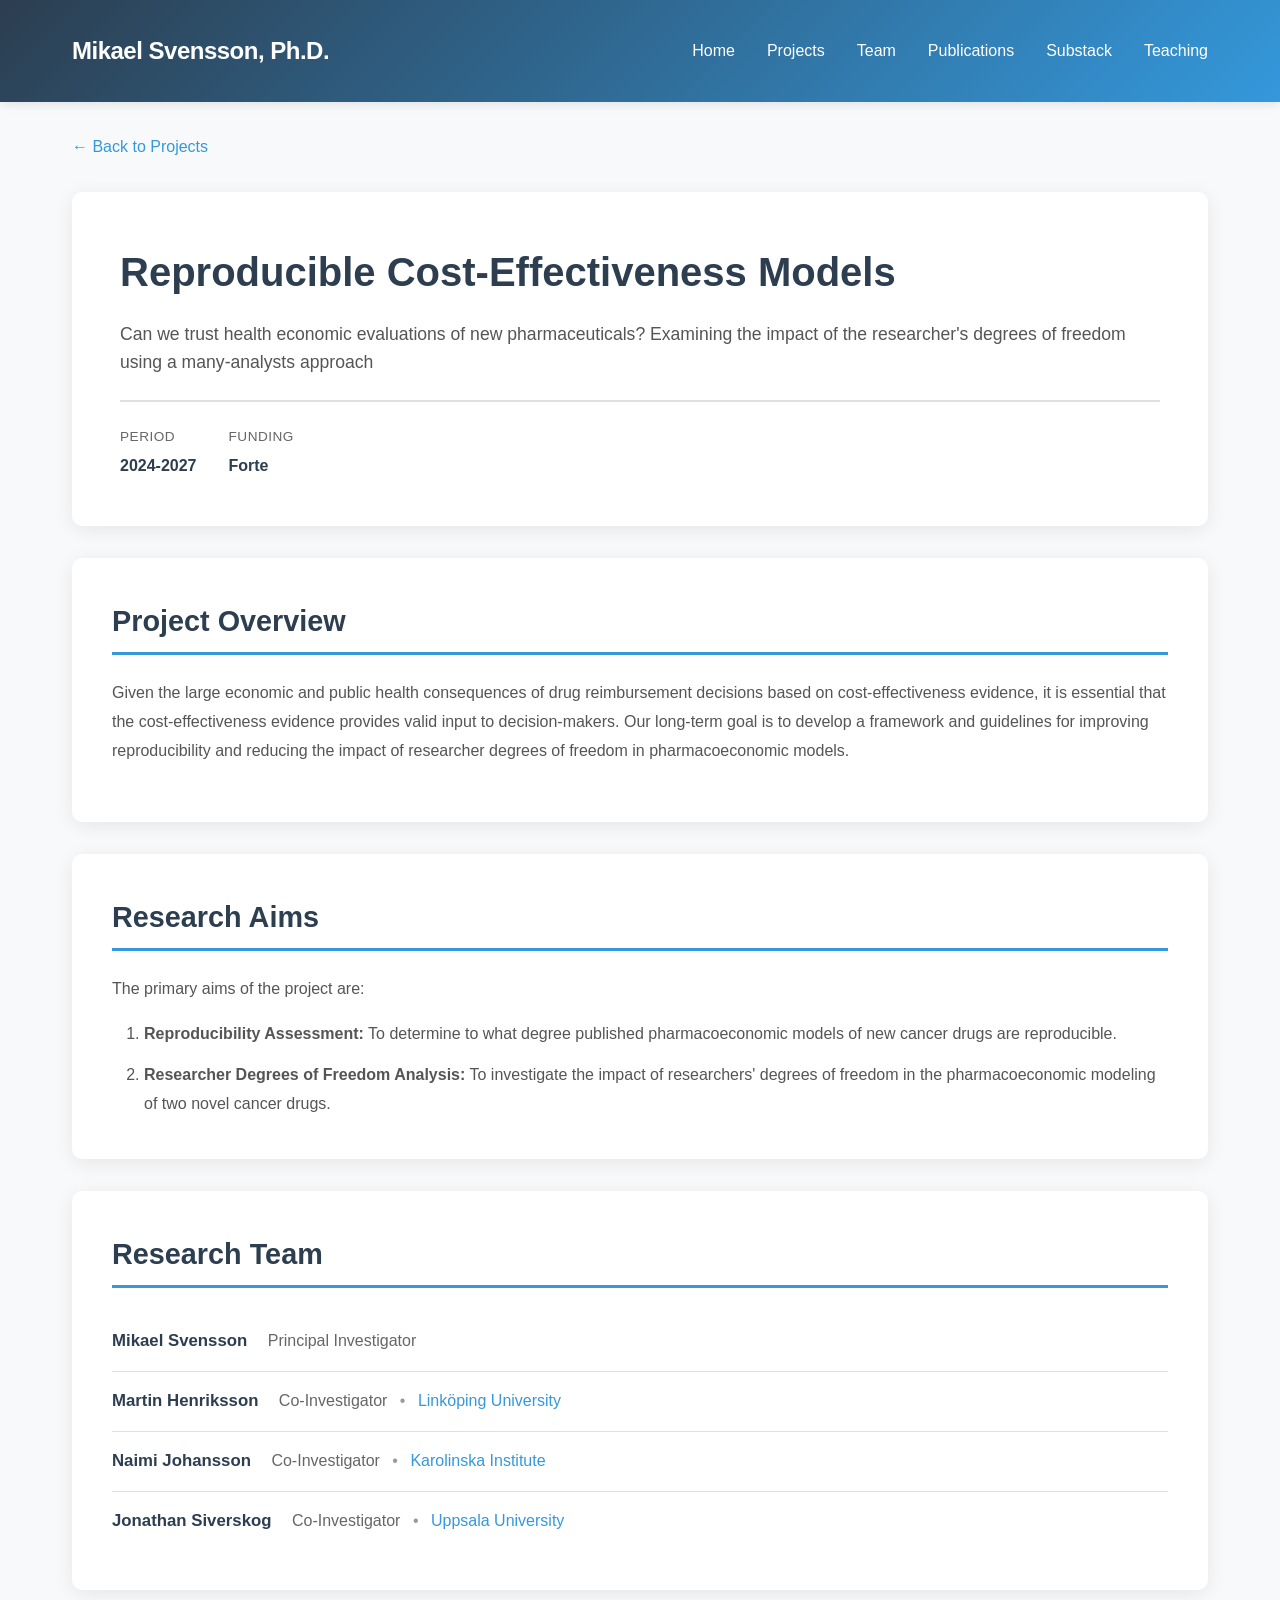
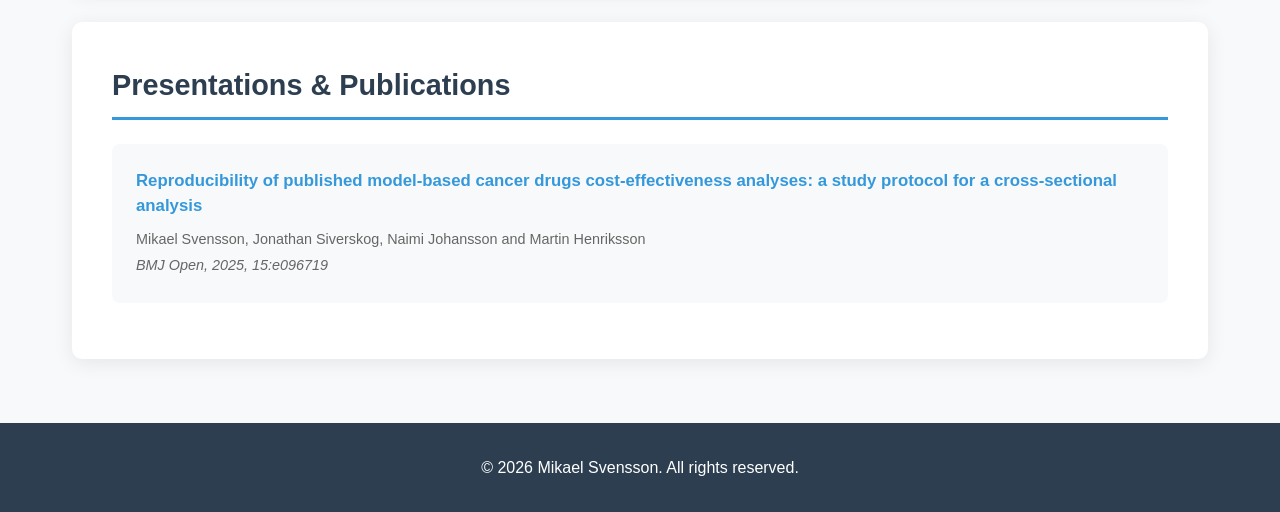
<file: reproduce-project.html>
<!DOCTYPE html>
<html lang="en">
<head>
    <meta charset="UTF-8">
    <meta name="viewport" content="width=device-width, initial-scale=1.0">
    <title>TRUST Project - Mikael Svensson</title>
    <style>
        * {
            margin: 0;
            padding: 0;
            box-sizing: border-box;
        }

        body {
            font-family: -apple-system, BlinkMacSystemFont, 'Segoe UI', Roboto, Oxygen, Ubuntu, Cantarell, sans-serif;
            line-height: 1.6;
            color: #333;
            background-color: #f8f9fa;
        }

        header {
            background: linear-gradient(135deg, #2c3e50 0%, #3498db 100%);
            color: white;
            padding: 2rem 0;
            box-shadow: 0 2px 10px rgba(0,0,0,0.1);
        }

        nav {
            max-width: 1200px;
            margin: 0 auto;
            padding: 0 2rem;
            display: flex;
            justify-content: space-between;
            align-items: center;
            flex-wrap: wrap;
        }

        .logo {
            font-size: 1.5rem;
            font-weight: 700;
            letter-spacing: -0.5px;
        }

        .logo a {
            color: white;
            text-decoration: none;
        }

        .nav-links {
            display: flex;
            gap: 2rem;
            list-style: none;
            flex-wrap: wrap;
        }

        .nav-links a {
            color: white;
            text-decoration: none;
            font-weight: 500;
            transition: opacity 0.3s;
            padding: 0.5rem 0;
        }

        .nav-links a:hover {
            opacity: 0.8;
            border-bottom: 2px solid white;
        }

        .container {
            max-width: 1200px;
            margin: 2rem auto;
            padding: 0 2rem;
        }

        .back-link {
            display: inline-block;
            color: #3498db;
            text-decoration: none;
            margin-bottom: 2rem;
            font-weight: 500;
        }

        .back-link:hover {
            text-decoration: underline;
        }

        .project-header {
            background: white;
            padding: 3rem;
            border-radius: 10px;
            box-shadow: 0 4px 20px rgba(0,0,0,0.08);
            margin-bottom: 2rem;
        }

        .project-header h1 {
            font-size: 2.5rem;
            color: #2c3e50;
            margin-bottom: 1rem;
        }

        .project-meta {
            display: flex;
            gap: 2rem;
            flex-wrap: wrap;
            margin-top: 1.5rem;
            padding-top: 1.5rem;
            border-top: 2px solid #e0e0e0;
        }

        .meta-item {
            display: flex;
            flex-direction: column;
        }

        .meta-label {
            font-size: 0.85rem;
            color: #666;
            text-transform: uppercase;
            letter-spacing: 0.5px;
            margin-bottom: 0.3rem;
        }

        .meta-value {
            font-weight: 600;
            color: #2c3e50;
        }

        .section {
            background: white;
            padding: 2.5rem;
            border-radius: 10px;
            box-shadow: 0 4px 20px rgba(0,0,0,0.08);
            margin-bottom: 2rem;
        }

        .section h2 {
            font-size: 1.8rem;
            color: #2c3e50;
            margin-bottom: 1.5rem;
            padding-bottom: 0.5rem;
            border-bottom: 3px solid #3498db;
        }

        .section p {
            color: #555;
            line-height: 1.8;
            margin-bottom: 1rem;
        }

        .team-grid {
            display: grid;
            grid-template-columns: repeat(auto-fit, minmax(250px, 1fr));
            gap: 2rem;
            margin-top: 2rem;
        }

        .team-member {
            text-align: center;
            background: #f8f9fa;
            padding: 2rem;
            border-radius: 10px;
            transition: all 0.3s;
        }

        .team-member:hover {
            transform: translateY(-5px);
            box-shadow: 0 6px 20px rgba(0,0,0,0.1);
        }

        .team-member img {
            width: 150px;
            height: 150px;
            border-radius: 50%;
            object-fit: cover;
            margin-bottom: 1rem;
            border: 4px solid #3498db;
        }

        .team-member h3 {
            color: #2c3e50;
            margin-bottom: 0.5rem;
            font-size: 1.1rem;
        }

        .team-member a {
            color: #3498db;
            text-decoration: none;
            font-size: 0.95rem;
        }

        .team-member a:hover {
            text-decoration: underline;
        }

        .publications {
            list-style: none;
        }

        .publications li {
            padding: 1.5rem;
            background: #f8f9fa;
            border-radius: 8px;
            margin-bottom: 1rem;
            transition: all 0.3s;
        }

        .publications li:hover {
            background: #e8f4f8;
            transform: translateX(5px);
        }

        .publications a {
            color: #3498db;
            text-decoration: none;
            font-weight: 600;
            font-size: 1.05rem;
            line-height: 1.5;
        }

        .publications a:hover {
            text-decoration: underline;
        }

        footer {
            background: #2c3e50;
            color: white;
            text-align: center;
            padding: 2rem;
            margin-top: 4rem;
        }

        @media (max-width: 768px) {
            .project-header h1 {
                font-size: 2rem;
            }

            .project-header {
                padding: 2rem;
            }

            .section {
                padding: 1.5rem;
            }

            .nav-links {
                gap: 1rem;
                margin-top: 1rem;
            }

            .team-grid {
                grid-template-columns: 1fr;
            }
        }
    </style>
</head>
<body>
    <header>
        <nav>
            <div class="logo"><a href="index.html">Mikael Svensson, Ph.D.</a></div>
            <ul class="nav-links">
                <li><a href="index.html#home">Home</a></li>
                <li><a href="index.html#projects">Projects</a></li>
                <li><a href="index.html#team">Team</a></li>
                <li><a href="publications.html">Publications</a></li>
                <li><a href="https://pharmaekonomi.substack.com/" target="_blank">Substack</a></li>
                <li><a href="index.html#teaching">Teaching</a></li>
            </ul>
        </nav>
    </header>

    <main class="container">
        <a href="index.html#projects" class="back-link">← Back to Projects</a>

        <div class="project-header">
            <h1>Reproducible Cost-Effectiveness Models</h1>
            <p style="font-size: 1.1rem; color: #555; margin-top: 1rem;">
                Can we trust health economic evaluations of new pharmaceuticals? Examining the impact of the researcher's degrees of freedom using a many-analysts approach
            </p>
            
            <div class="project-meta">
                <div class="meta-item">
                    <span class="meta-label">Period</span>
                    <span class="meta-value">2024-2027</span>
                </div>
                <div class="meta-item">
                    <span class="meta-label">Funding</span>
                    <span class="meta-value">Forte</span>
                </div>
            </div>
        </div>

        <div class="section">
            <h2>Project Overview</h2>
            <p>
                Given the large economic and public health consequences of drug reimbursement decisions based on cost-effectiveness evidence, it is essential that the cost-effectiveness evidence provides valid input to decision-makers. Our long-term goal is to develop a framework and guidelines for improving reproducibility and reducing the impact of researcher degrees of freedom in pharmacoeconomic models.
            </p>
        </div>

        <div class="section">
            <h2>Research Aims</h2>
            <p>The primary aims of the project are:</p>
            <ol style="margin-left: 2rem; color: #555; line-height: 1.8;">
                <li style="margin-bottom: 0.8rem;"><strong>Reproducibility Assessment:</strong> To determine to what degree published pharmacoeconomic models of new cancer drugs are reproducible.</li>
                <li><strong>Researcher Degrees of Freedom Analysis:</strong> To investigate the impact of researchers' degrees of freedom in the pharmacoeconomic modeling of two novel cancer drugs.</li>
            </ol>
        </div>

        <div class="section">
            <h2>Research Team</h2>
            <ul style="list-style: none; padding: 0;">
                <li style="padding: 1rem 0; border-bottom: 1px solid #e0e0e0;">
                    <strong style="color: #2c3e50; font-size: 1.05rem;">Mikael Svensson</strong>
                    <span style="color: #666; margin-left: 1rem;">Principal Investigator</span>
                </li>
                <li style="padding: 1rem 0; border-bottom: 1px solid #e0e0e0;">
                    <strong style="color: #2c3e50; font-size: 1.05rem;">Martin Henriksson</strong>
                    <span style="color: #666; margin-left: 1rem;">Co-Investigator</span>
                    <span style="color: #999; margin-left: 0.5rem;">•</span>
                    <a href="https://liu.se/en/employee/marhe38" target="_blank" style="color: #3498db; text-decoration: none; margin-left: 0.5rem;">Linköping University</a>
                </li>
                <li style="padding: 1rem 0; border-bottom: 1px solid #e0e0e0;">
                    <strong style="color: #2c3e50; font-size: 1.05rem;">Naimi Johansson</strong>
                    <span style="color: #666; margin-left: 1rem;">Co-Investigator</span>
                    <span style="color: #999; margin-left: 0.5rem;">•</span>
                    <a href="https://sites.google.com/view/naimijohansson/" target="_blank" style="color: #3498db; text-decoration: none; margin-left: 0.5rem;">Karolinska Institute</a>
                </li>
                <li style="padding: 1rem 0;">
                    <strong style="color: #2c3e50; font-size: 1.05rem;">Jonathan Siverskog</strong>
                    <span style="color: #666; margin-left: 1rem;">Co-Investigator</span>
                    <span style="color: #999; margin-left: 0.5rem;">•</span>
                    <a href="https://www.katalog.uu.se/profile/?id=N22-1346" target="_blank" style="color: #3498db; text-decoration: none; margin-left: 0.5rem;">Uppsala University</a>
                </li>
            </ul>
        </div>

        <div class="section">
            <h2>Presentations & Publications</h2>
            <ul class="publications">
                <li>
                    <a href="https://bmjopen.bmj.com/content/15/6/e096719.full" target="_blank">
                        Reproducibility of published model-based cancer drugs cost-effectiveness analyses: a study protocol for a cross-sectional analysis
                    </a>
                    <p style="color: #666; font-size: 0.9rem; margin-top: 0.5rem; margin-bottom: 0;">
                        Mikael Svensson, Jonathan Siverskog, Naimi Johansson and Martin Henriksson<br>
                        <em>BMJ Open, 2025, 15:e096719</em>
                    </p>
                </li>
            </ul>
        </div>
    </main>

    <footer>
        <p>&copy; 2026 Mikael Svensson. All rights reserved.</p>
    </footer>
</body>
</html>
</file>
